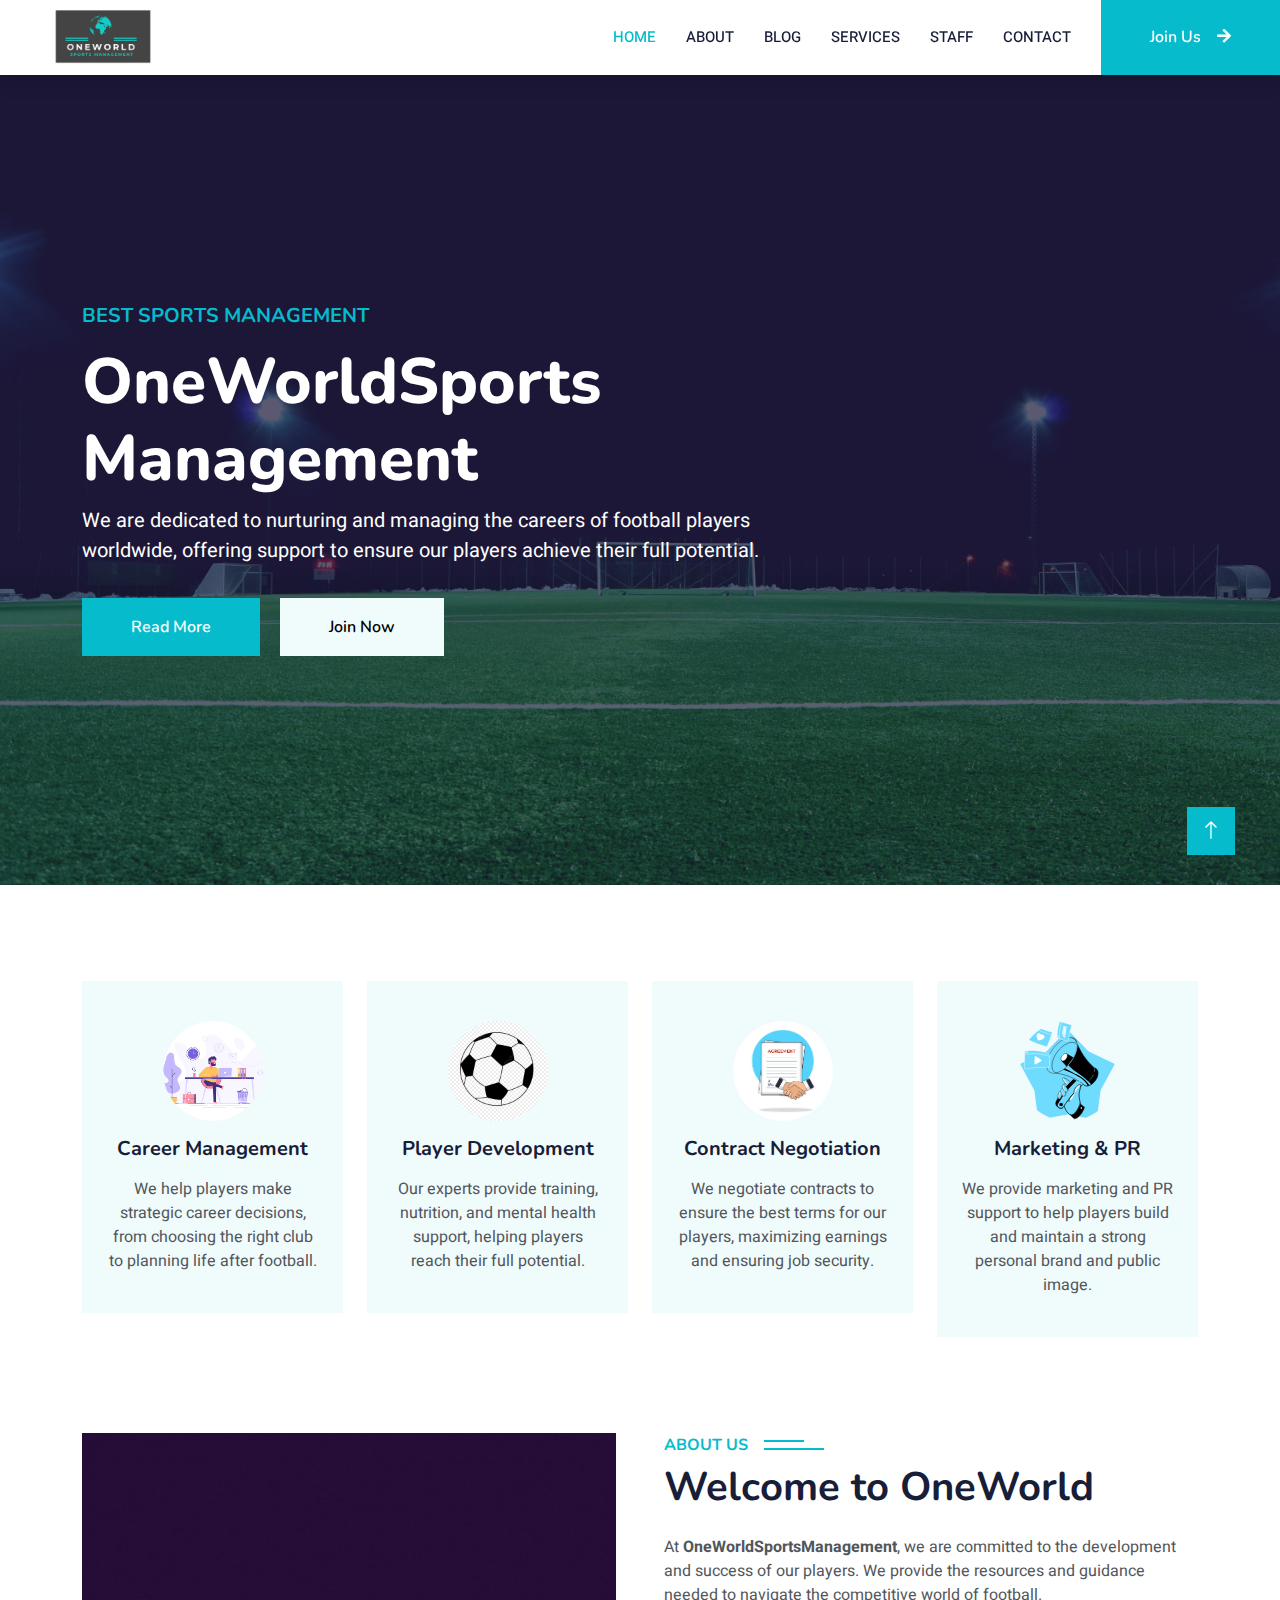
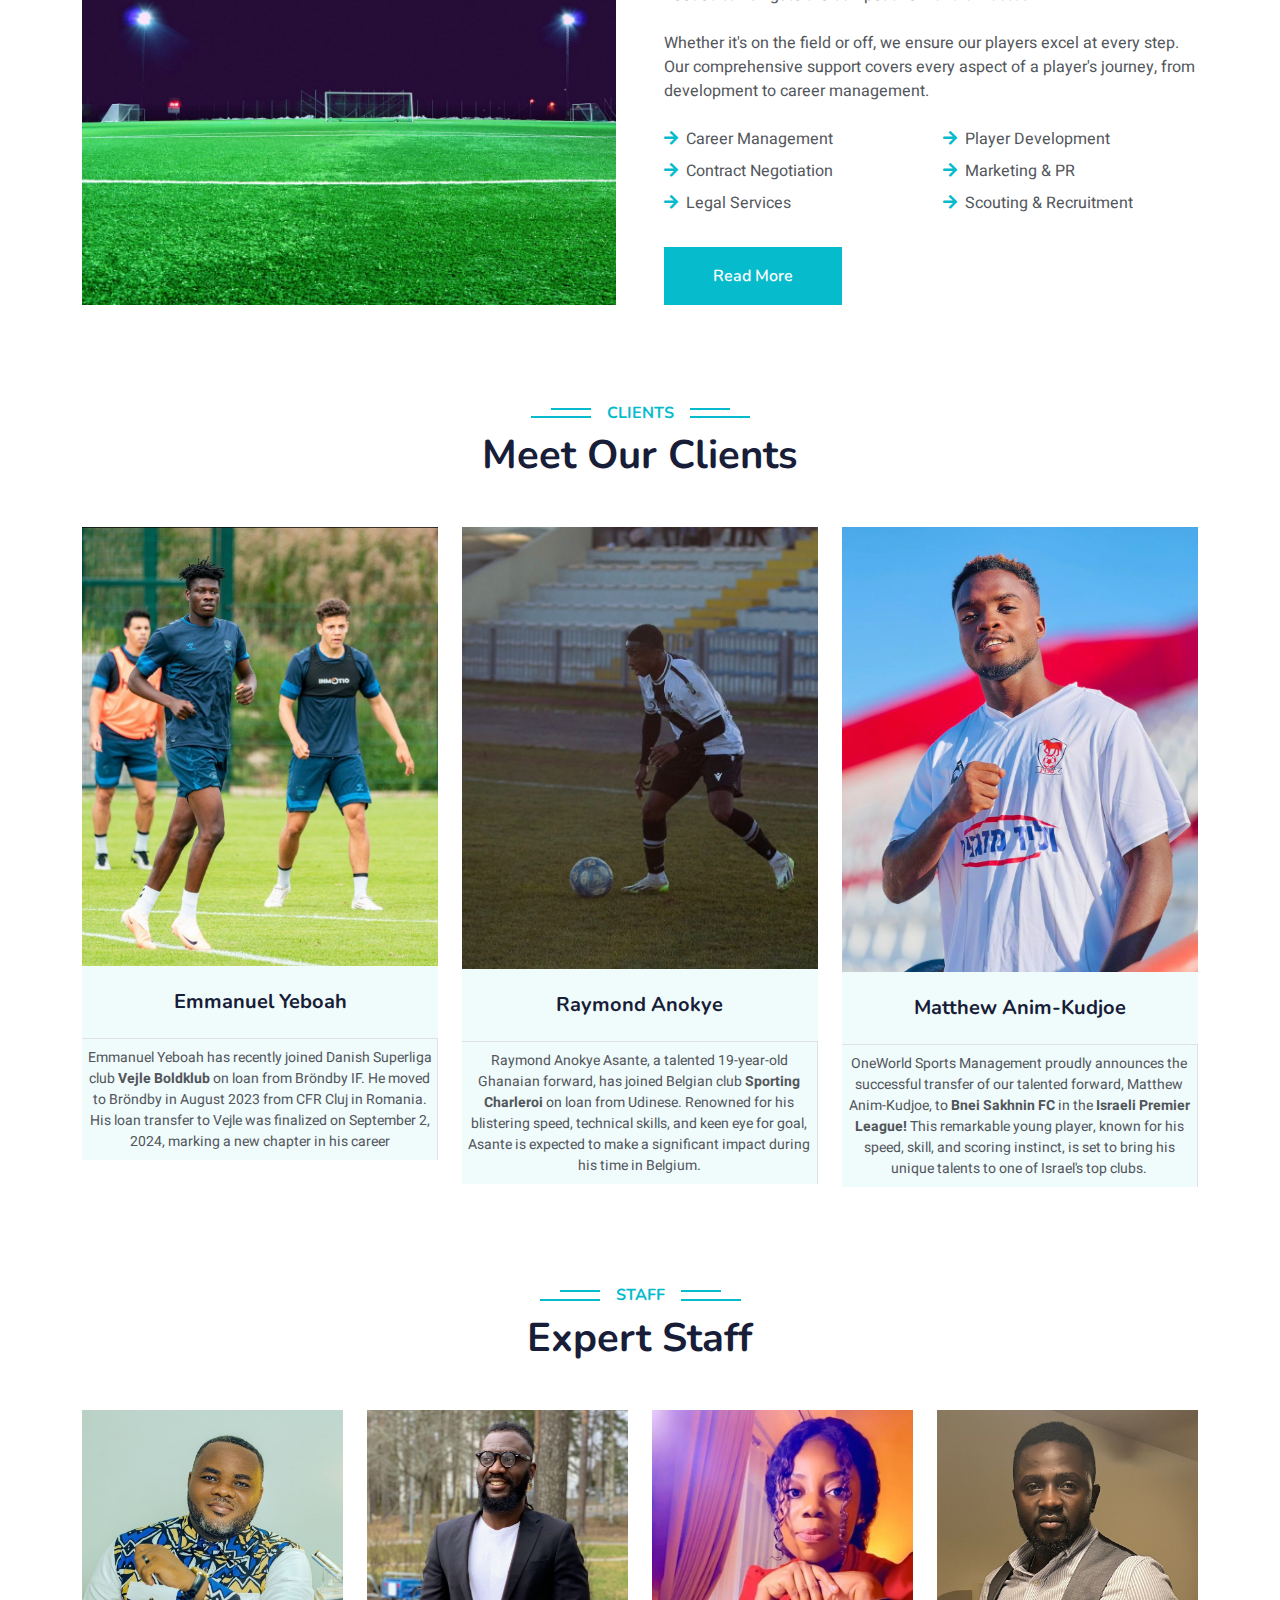
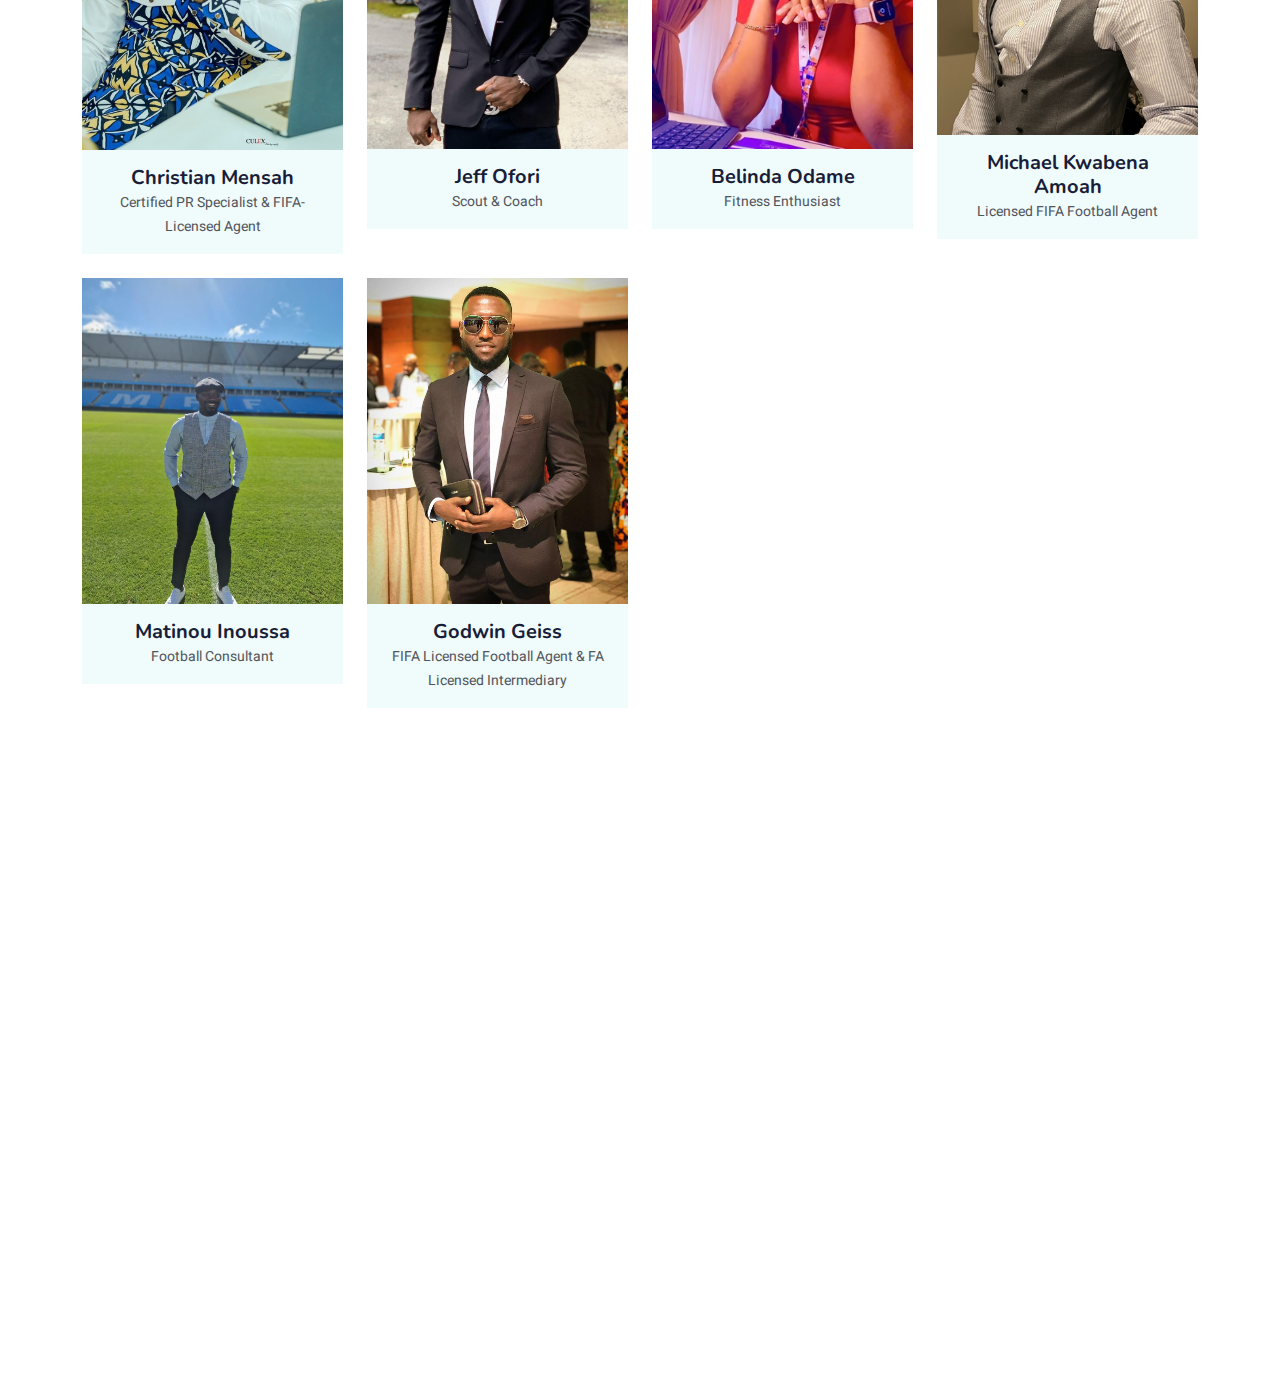
<file: index.html>
<!DOCTYPE html>
<html lang="en">
  <head>
    <meta charset="utf-8" />
    <meta content="width=device-width, initial-scale=1.0" name="viewport" />
    <!-- SEO Tags -->
    <title>
      OneWorld Sports Management | Player Development & Career Management
    </title>
    <meta
      name="keywords"
      content="OneWorld sports management, One World, football career management, player development, talent identification, contract negotiation, mentorship, global marketing, PR strategies, post-career transition, football legal support, marketing and PR"
    />
    <meta
      name="description"
      content="At One World Sports Management, we provide unparalleled support and resources to help football players achieve their fullest potential. From talent development to career management, we guide players to success."
    />
    <meta name="robots" content="index, follow" />
    <meta name="author" content="One World Sports Management" />

    <!-- Favicon -->
    <link href="images/logo.png" rel="icon" />

    <!-- Google Web Fonts -->
    <link rel="preconnect" href="https://fonts.googleapis.com" />
    <link rel="preconnect" href="https://fonts.gstatic.com" crossorigin />
    <link
      href="https://fonts.googleapis.com/css2?family=Heebo:wght@400;500;600&family=Nunito:wght@600;700;800&display=swap"
      rel="stylesheet"
    />

    <!-- Icon Font Stylesheet -->
    <link
      href="https://cdnjs.cloudflare.com/ajax/libs/font-awesome/5.10.0/css/all.min.css"
      rel="stylesheet"
    />
    <link
      href="https://cdn.jsdelivr.net/npm/bootstrap-icons@1.4.1/font/bootstrap-icons.css"
      rel="stylesheet"
    />

    <!-- Libraries Stylesheet -->
    <link href="lib/animate/animate.min.css" rel="stylesheet" />
    <link href="lib/owlcarousel/assets/owl.carousel.min.css" rel="stylesheet" />

    <!-- Customized Bootstrap Stylesheet -->
    <link href="css/bootstrap.min.css" rel="stylesheet" />

    <!-- Template Stylesheet -->
    <link href="css/style.css" rel="stylesheet" />

    <script type="application/ld+json">
      {
        "@context": "https://schema.org",
        "@type": "Organization",
        "name": "OneWorld Sports Management",
        "url": "https://www.oneworldsportsmanagement.com",
        "logo": "https://www.oneworldsportsmanagement.com/images/logo.png",
        "description": "OneWorld Sports Management specializes in athlete representation, talent development, and career management, guiding players toward long-lasting success in football.",
        "contactPoint": {
          "@type": "ContactPoint",
          "telephone": "+233208115825",
          "contactType": "Customer Service",
          "areaServed": "GH",
          "availableLanguage": ["English"]
        },
        "sameAs": [
          "https://x.com/Oneworld_sport1",
          "https://www.facebook.com/profile.php?id=61565657196126&mibextid=JRoKGi",
          "https://www.instagram.com/p/C_2IMtjtVb2/?igsh=N3gzYTM0ZWg1ZWU0"
        ],
        "@type": "WebSite",
        "url": "https://www.oneworldsportsmanagement.com",
        "potentialAction": {
          "@type": "SearchAction",
          "target": "https://www.oneworldsportsmanagement.com/search?query={search_term_string}",
          "query-input": "required name=search_term_string"
        }
      }
    </script>
  </head>

  <body>
    <!-- Spinner Start -->
    <div
      id="spinner"
      class="show bg-white position-fixed translate-middle w-100 vh-100 top-50 start-50 d-flex align-items-center justify-content-center"
    >
      <div
        class="spinner-border text-primary"
        style="width: 3rem; height: 3rem"
        role="status"
      >
        <span class="sr-only">Loading...</span>
      </div>
    </div>
    <!-- Spinner End -->

    <!-- Navbar Start -->
    <nav
      class="navbar navbar-expand-lg bg-white navbar-light shadow sticky-top p-0"
    >
      <a
        href="index.html"
        class="navbar-brand d-flex align-items-center px-4 px-lg-5"
      >
        <img src="images/logo.jpg" alt="logo" class="logo" />
      </a>
      <button
        type="button"
        class="navbar-toggler me-4"
        data-bs-toggle="collapse"
        data-bs-target="#navbarCollapse"
      >
        <span class="navbar-toggler-icon"></span>
      </button>
      <div class="collapse navbar-collapse" id="navbarCollapse">
        <div class="navbar-nav ms-auto p-4 p-lg-0">
          <a href="index.html" class="nav-item nav-link active">Home</a>
          <a href="about.html" class="nav-item nav-link">About</a>
          <a href="blog.html" class="nav-item nav-link">Blog</a>
          <a href="service.html" class="nav-item nav-link">Services</a>
          <a href="staff.html" class="nav-item nav-link">Staff</a>
          <a href="contact.html" class="nav-item nav-link">Contact</a>
        </div>
        <a
          href="contact.html"
          class="btn btn-primary py-4 px-lg-5 d-none d-lg-block"
          >Join Us<i class="fa fa-arrow-right ms-3"></i
        ></a>
      </div>
    </nav>
    <!-- Navbar End -->

    <!-- Carousel Start -->
    <div class="container-fluid p-0 mb-5">
      <div class="owl-carousel header-carousel position-relative">
        <div class="owl-carousel-item position-relative active">
          <img
            class="img-fluid"
            src="images/pitch.jpg"
            alt="One world player image"
          />
          <div
            class="position-absolute top-0 start-0 w-100 h-100 d-flex align-items-center"
            style="background: rgba(24, 29, 56, 0.7)"
          >
            <div class="container">
              <div class="row justify-content-start">
                <div class="col-sm-10 col-lg-8">
                  <h5
                    class="text-primary text-uppercase mb-3 animated slideInDown"
                  >
                    Best Sports Management
                  </h5>
                  <h1 class="display-3 text-white animated slideInDown">
                    OneWorldSports Management
                  </h1>
                  <p class="fs-5 text-white mb-4 pb-2">
                    We are dedicated to nurturing and managing the careers of
                    football players worldwide, offering support to ensure our
                    players achieve their full potential.
                  </p>
                  <a
                    href="about.html"
                    class="btn btn-primary py-md-3 px-md-5 me-3 animated slideInLeft"
                    >Read More</a
                  >
                  <a
                    href="contact.html"
                    class="btn btn-light py-md-3 px-md-5 animated slideInRight"
                    >Join Now</a
                  >
                </div>
              </div>
            </div>
          </div>
        </div>
      </div>
    </div>
    <!-- Carousel End -->

    <!-- Service Start -->
    <div class="container-xxl py-5">
      <div class="container">
        <div class="row g-4">
          <div class="col-lg-3 col-sm-6">
            <div class="service-item text-center pt-3">
              <div class="p-4">
                <img
                  src="images/career.jpg"
                  alt="career management pic"
                  class="img-fluid service-img mb-3"
                />
                <h5 class="mb-3">Career Management</h5>
                <p>
                  We help players make strategic career decisions, from choosing
                  the right club to planning life after football.
                </p>
              </div>
            </div>
          </div>
          <div class="col-lg-3 col-sm-6">
            <div class="service-item text-center pt-3">
              <div class="p-4">
                <img
                  src="images/football.jpg"
                  alt="career management pic"
                  class="img-fluid service-img mb-3"
                />
                <h5 class="mb-3">Player Development</h5>
                <p>
                  Our experts provide training, nutrition, and mental health
                  support, helping players reach their full potential.
                </p>
              </div>
            </div>
          </div>
          <div class="col-lg-3 col-sm-6">
            <div class="service-item text-center pt-3">
              <div class="p-4">
                <img
                  src="images/contract.png"
                  alt="career management pic"
                  class="img-fluid service-img mb-3"
                />
                <h5 class="mb-3">Contract Negotiation</h5>
                <p>
                  We negotiate contracts to ensure the best terms for our
                  players, maximizing earnings and ensuring job security.
                </p>
              </div>
            </div>
          </div>
          <div class="col-lg-3 col-sm-6">
            <div class="service-item text-center pt-3">
              <div class="p-4">
                <img
                  src="images/marketing.svg"
                  alt="career management pic"
                  class="img-fluid service-img mb-3"
                />
                <h5 class="mb-3">Marketing & PR</h5>
                <p>
                  We provide marketing and PR support to help players build and
                  maintain a strong personal brand and public image.
                </p>
              </div>
            </div>
          </div>
        </div>
      </div>
    </div>
    <!-- Service End -->

    <!-- About Start -->
    <div class="container-xxl py-5">
      <div class="container">
        <div class="row g-5">
          <div class="col-lg-6" style="min-height: 400px">
            <div class="position-relative h-100">
              <img
                class="img-fluid position-absolute w-100 h-100"
                src="images/pitch.jpg"
                alt="About Us"
                style="object-fit: cover"
              />
            </div>
          </div>
          <div class="col-lg-6">
            <h6 class="section-title bg-white text-start text-primary pe-3">
              About Us
            </h6>
            <h1 class="mb-4">Welcome to OneWorld</h1>
            <p class="mb-4">
              At <strong>OneWorldSportsManagement</strong>, we are committed to
              the development and success of our players. We provide the
              resources and guidance needed to navigate the competitive world of
              football.
            </p>
            <p class="mb-4">
              Whether it's on the field or off, we ensure our players excel at
              every step. Our comprehensive support covers every aspect of a
              player's journey, from development to career management.
            </p>
            <div class="row gy-2 gx-4 mb-4">
              <div class="col-sm-6">
                <p class="mb-0">
                  <i class="fa fa-arrow-right text-primary me-2"></i>Career
                  Management
                </p>
              </div>
              <div class="col-sm-6">
                <p class="mb-0">
                  <i class="fa fa-arrow-right text-primary me-2"></i>Player
                  Development
                </p>
              </div>
              <div class="col-sm-6">
                <p class="mb-0">
                  <i class="fa fa-arrow-right text-primary me-2"></i>Contract
                  Negotiation
                </p>
              </div>
              <div class="col-sm-6">
                <p class="mb-0">
                  <i class="fa fa-arrow-right text-primary me-2"></i>Marketing &
                  PR
                </p>
              </div>
              <div class="col-sm-6">
                <p class="mb-0">
                  <i class="fa fa-arrow-right text-primary me-2"></i>Legal
                  Services
                </p>
              </div>
              <div class="col-sm-6">
                <p class="mb-0">
                  <i class="fa fa-arrow-right text-primary me-2"></i>Scouting &
                  Recruitment
                </p>
              </div>
            </div>
            <a class="btn btn-primary py-3 px-5 mt-2" href="">Read More</a>
          </div>
        </div>
      </div>
    </div>
    <!-- About End -->

    <!-- Players Start -->
    <div class="container-xxl py-5">
      <div class="container">
        <div class="text-center" data-wow-delay="0.1s">
          <h6 class="section-title bg-white text-center text-primary px-3">
            Clients
          </h6>
          <h1 class="mb-5">Meet Our Clients</h1>
        </div>
        <div class="row g-4 justify-content-center">
          <div class="col-lg-4 col-md-6">
            <div class="course-item bg-light">
              <div class="position-relative overflow-hidden">
                <img class="img-fluid" src="images/player1.jpg" alt="" />
              </div>
              <div class="text-center p-4 pb-0">
                <h5 class="mb-4">Emmanuel Yeboah</h5>
              </div>
              <div class="d-flex border-top">
                <small class="flex-fill text-center border-end py-2"
                  >Emmanuel Yeboah has recently joined Danish Superliga club
                  <strong>Vejle Boldklub</strong> on loan from Bröndby IF. He
                  moved to Bröndby in August 2023 from CFR Cluj in Romania. His
                  loan transfer to Vejle was finalized on September 2, 2024,
                  marking a new chapter in his career</small
                >
              </div>
            </div>
          </div>
          <div class="col-lg-4 col-md-6">
            <div class="course-item bg-light">
              <div class="position-relative overflow-hidden">
                <img
                  class="img-fluid"
                  src="images/raymond.jpg"
                  alt="Raymond Anokye"
                />
              </div>
              <div class="text-center p-4 pb-0">
                <h5 class="mb-4">Raymond Anokye</h5>
              </div>
              <div class="d-flex border-top">
                <small class="flex-fill text-center border-end py-2"
                  >Raymond Anokye Asante, a talented 19-year-old Ghanaian
                  forward, has joined Belgian club
                  <strong>Sporting Charleroi</strong> on loan from Udinese.
                  Renowned for his blistering speed, technical skills, and keen
                  eye for goal, Asante is expected to make a significant impact
                  during his time in Belgium.</small
                >
              </div>
            </div>
          </div>
          <div class="col-lg-4 col-md-6">
            <div class="course-item bg-light">
              <div class="position-relative overflow-hidden">
                <img
                  class="img-fluid"
                  src="images/Matthew Anim-Kudjoe.jpg"
                  alt="Raymond Anokye"
                />
              </div>
              <div class="text-center p-4 pb-0">
                <h5 class="mb-4">Matthew Anim-Kudjoe</h5>
              </div>
              <div class="d-flex border-top">
                <small class="flex-fill text-center border-end py-2"
                  >OneWorld Sports Management proudly announces the successful
                  transfer of our talented forward, Matthew Anim-Kudjoe, to
                  <strong>Bnei Sakhnin FC </strong>in the
                  <strong>Israeli Premier League! </strong>This remarkable young
                  player, known for his speed, skill, and scoring instinct, is
                  set to bring his unique talents to one of Israel's top
                  clubs.</small
                >
              </div>
            </div>
          </div>
        </div>
      </div>
    </div>
    <!-- Players End -->

    <!-- Team Start -->
    <section class="container-xxl py-5">
      <div class="container">
        <div class="text-center" data-wow-delay="0.1s">
          <h6 class="section-title bg-white text-center text-primary px-3">
            Staff
          </h6>
          <h1 class="mb-5">Expert Staff</h1>
        </div>
        <div class="row g-4">
          <div class="col-lg-3 col-md-6">
            <div class="team-item bg-light">
              <div class="overflow-hidden">
                <img
                  class="img-fluid"
                  src="images/Christian-weah.jpg"
                  alt="Christian-weah image"
                />
              </div>
              <div class="text-center p-3">
                <h5 class="mb-0">Christian Mensah</h5>
                <small>Certified PR Specialist & FIFA-Licensed Agent</small>
              </div>
            </div>
          </div>
          <div class="col-lg-3 col-md-6">
            <div class="team-item bg-light">
              <div class="overflow-hidden">
                <img
                  class="img-fluid"
                  src="images/Jeff.jpg"
                  alt="Christian-weah image"
                />
              </div>
              <div class="text-center p-3">
                <h5 class="mb-0">Jeff Ofori</h5>
                <small>Scout & Coach</small>
              </div>
            </div>
          </div>
          <div class="col-lg-3 col-md-6">
            <div class="team-item bg-light">
              <div class="overflow-hidden">
                <img
                  class="img-fluid"
                  src="images/belinda_odame.jpg"
                  alt="Belinda Odame image"
                />
              </div>
              <div class="text-center p-3">
                <h5 class="mb-0">Belinda Odame</h5>
                <small>Fitness Enthusiast</small>
              </div>
            </div>
          </div>
          <div class="col-lg-3 col-md-6">
            <div class="team-item bg-light">
              <div class="overflow-hidden">
                <img
                  class="img-fluid"
                  src="images/Micheal.jpg"
                  alt="Micheal Amoah Image"
                />
              </div>
              <div class="text-center p-3">
                <h5 class="mb-0">Michael Kwabena Amoah</h5>
                <small>Licensed FIFA Football Agent</small>
              </div>
            </div>
          </div>
          <div class="col-lg-3 col-md-6">
            <div class="team-item bg-light">
              <div class="overflow-hidden">
                <img
                  class="img-fluid"
                  src="images/Matinou.jpg"
                  alt="Matinou Inoussa Image"
                />
              </div>
              <div class="text-center p-3">
                <h5 class="mb-0">Matinou Inoussa</h5>
                <small>Football Consultant</small>
              </div>
            </div>
          </div>
          <div class="col-lg-3 col-md-6">
            <div class="team-item bg-light">
              <div class="overflow-hidden">
                <img
                  class="img-fluid"
                  src="images/Godwin.jpg"
                  alt="Matinou Inoussa Image"
                />
              </div>
              <div class="text-center p-3">
                <h5 class="mb-0">Godwin Geiss</h5>
                <small
                  >FIFA Licensed Football Agent & FA Licensed Intermediary
                </small>
              </div>
            </div>
          </div>
        </div>
      </div>
    </section>
    <!-- Team End -->

    <!-- Footer Start -->
    <footer
      class="container-fluid bg-dark text-light footer pt-5 mt-5 wow fadeIn"
    >
      <div class="container py-5">
        <div class="row g-5">
          <div class="col-lg-4 col-md-6">
            <h4 class="text-white mb-3">Quick Links</h4>
            <a class="btn btn-link" href="index.html">Home</a>
            <a class="btn btn-link" href="about.html">About Us</a>
            <a class="btn btn-link" href="contact.html">Contact Us</a>
            <a class="btn btn-link" href="staff.html">Staff Overview</a>
          </div>
          <div class="col-lg-4 col-md-6">
            <h4 class="text-white mb-3">Contact</h4>
            <p class="mb-2">
              <i class="fa fa-map-marker-alt me-3"></i>A11 ROYAL AVENUE, ECOWAS
              RD, AGBOGBA - ACCRA
            </p>
            <p class="mb-2">
              <i class="fa fa-phone-alt me-3"></i>US office: +1(240) 899-5145
            </p>
            <p class="mb-2">
              <i class="fa fa-phone-alt me-3"></i>UK office: +44 7565 569 963
            </p>
            <p class="mb-2">
              <i class="fa fa-phone-alt me-3"></i>Sweden office: +46 73 999 5379
            </p>
            <p class="mb-2">
              <i class="fa fa-phone-alt me-3"></i>Ghana Office <br />
              (+233) 53 887 2730
              <br />
              (+233) 20 811 5825
              <br />
              (+233) 54 853 3894
            </p>
            <p class="mb-2">
              <i class="fa fa-envelope me-3"></i>
              info@oneworldsportsmanagement.com
            </p>
            <div class="d-flex pt-2">
              <a
                class="btn btn-outline-light btn-social"
                href="https://x.com/Oneworld_sport1"
                target="_blank"
                ><i class="fab fa-twitter"></i
              ></a>
              <a
                class="btn btn-outline-light btn-social"
                href="https://www.facebook.com/profile.php?id=61565657196126&mibextid=JRoKGi"
                target="_blank"
                ><i class="fab fa-facebook-f"></i
              ></a>
              <a
                class="btn btn-outline-light btn-social"
                href="https://www.instagram.com/p/C_2IMtjtVb2/?igsh=N3gzYTM0ZWg1ZWU0"
                target="_blank"
                ><i class="fab fa-instagram"></i
              ></a>
            </div>
          </div>
          <div class="col-lg-4 col-md-6">
            <h4 class="text-white mb-3">Newsletter</h4>
            <p>Subscribe to our Newsletter</p>
            <div class="position-relative mx-auto" style="max-width: 400px">
              <input
                class="form-control border-0 w-100 py-3 ps-4 pe-5"
                type="text"
                placeholder="Your email"
              />
              <button
                type="button"
                class="btn btn-primary py-2 position-absolute top-0 end-0 mt-2 me-2"
              >
                SignUp
              </button>
            </div>
          </div>
        </div>
      </div>
      <div class="container">
        <div class="copyright">
          <div class="text-center mb-3 mb-md-0">
            &copy;
            <a class="border-bottom" href="#">One World Sports Management</a>,
            All Rights Reserved. Designed By
            <a class="border-bottom display-none" href="https://htmlcodex.com"
              >HTML Codex</a
            >
            <a
              class="border-bottom"
              href="https://alfredasante.vercel.app/"
              target="_blank"
              >CodeWithAlfred</a
            >
          </div>
        </div>
      </div>
    </footer>
    <!-- Footer End -->

    <!-- Back to Top -->
    <a href="#" class="btn btn-lg btn-primary btn-lg-square back-to-top"
      ><i class="bi bi-arrow-up"></i
    ></a>

    <!-- JavaScript Libraries -->
    <script src="https://code.jquery.com/jquery-3.4.1.min.js"></script>
    <script src="https://cdn.jsdelivr.net/npm/bootstrap@5.0.0/dist/js/bootstrap.bundle.min.js"></script>
    <script src="lib/wow/wow.min.js"></script>
    <script src="lib/easing/easing.min.js"></script>
    <script src="lib/waypoints/waypoints.min.js"></script>
    <script src="lib/owlcarousel/owl.carousel.min.js"></script>

    <!-- Template Javascript -->
    <script src="js/main.js"></script>
  </body>
</html>
</file>
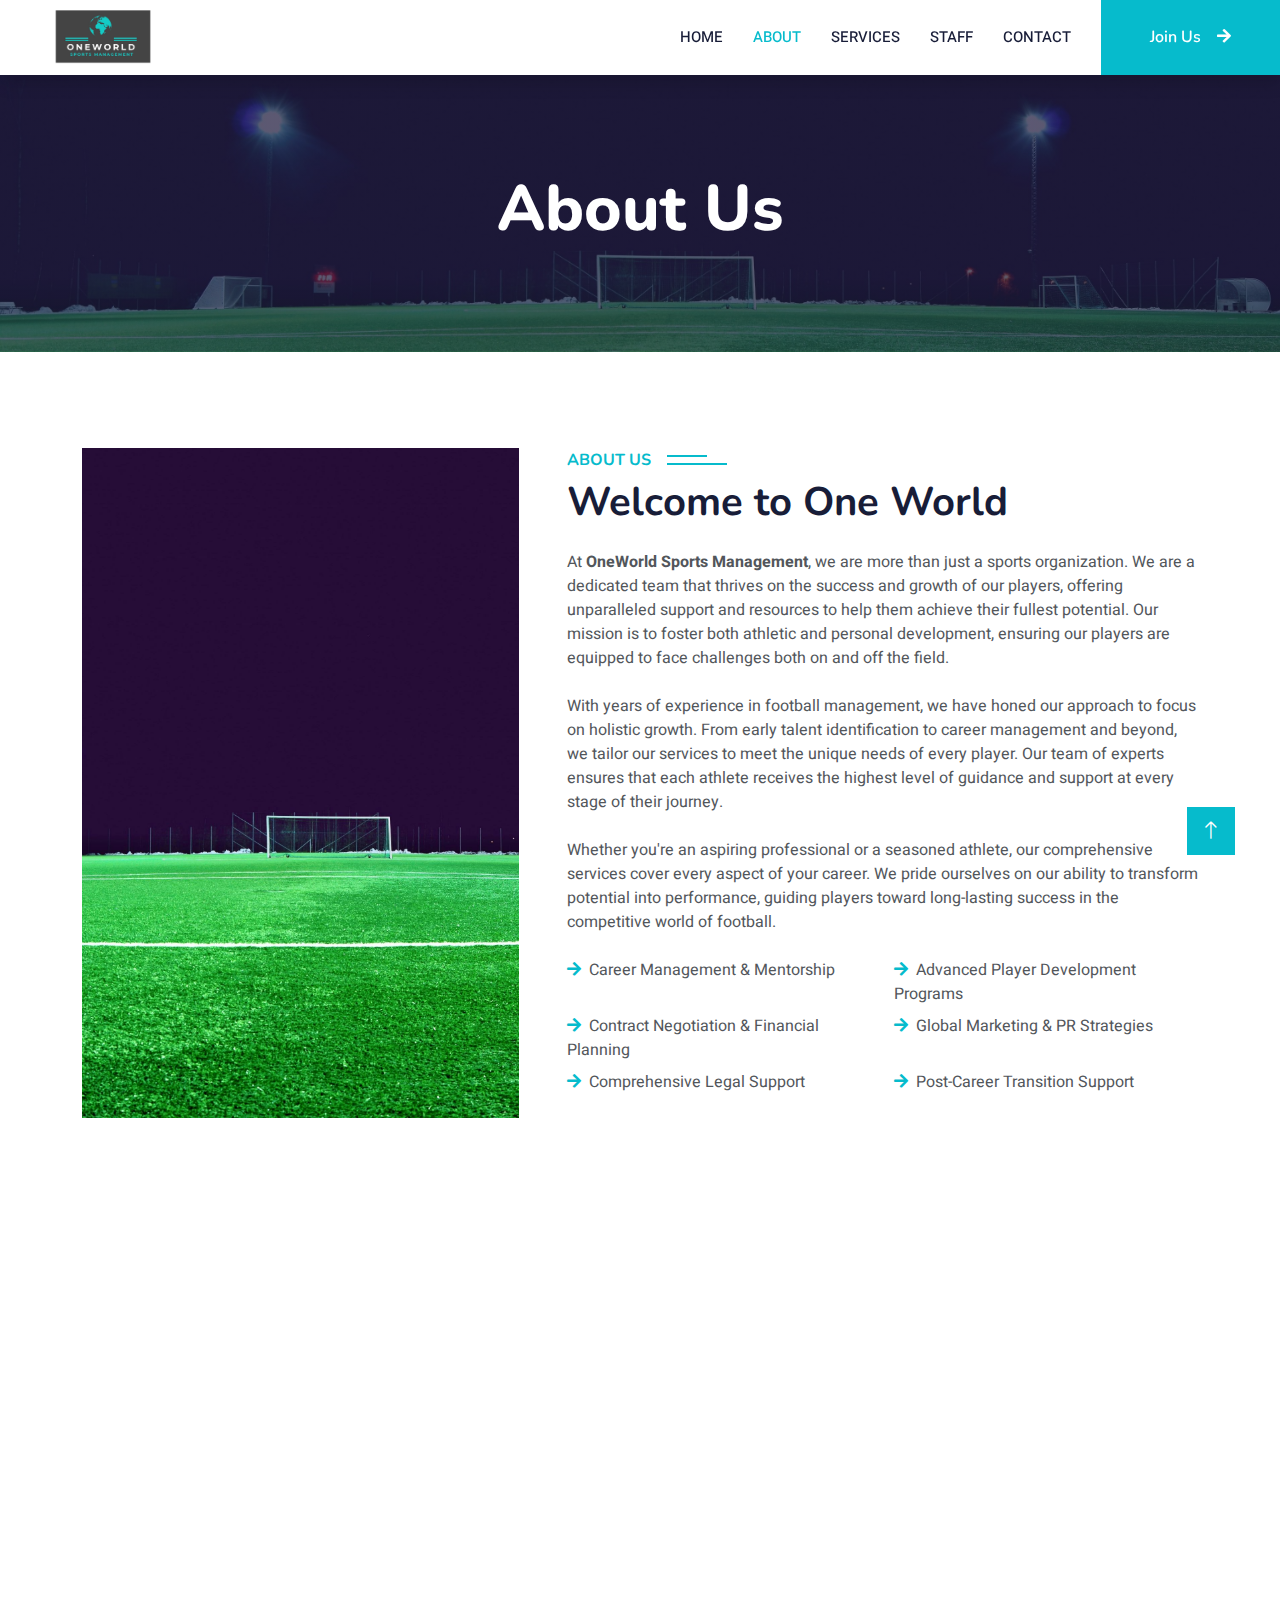
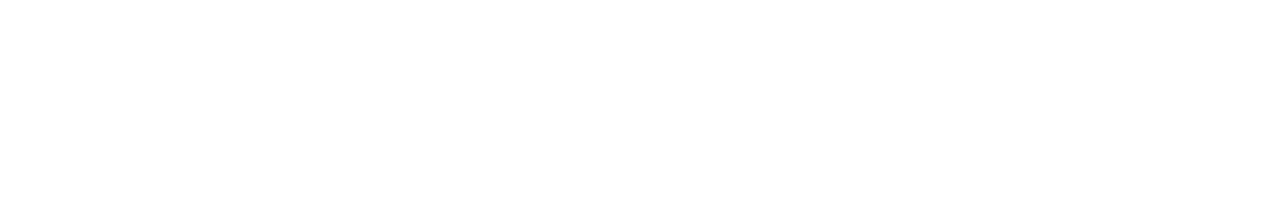
<file: about.html>
<!DOCTYPE html>
<html lang="en">
  <head>
    <meta charset="utf-8" />
    <!-- SEO Tags -->
    <title>
      OneWorld Sports Management | Football Career Development & Mentorship
    </title>
    <meta content="width=device-width, initial-scale=1.0" name="viewport" />
    <meta
      name="keywords"
      content="sports management, football career management, athlete mentorship, player development, contract negotiation, financial planning, football marketing, PR strategies, post-career support, legal support for athletes"
    />

    <meta
      name="description"
      content="OneWorld Sports Management provides expert career management, player development, and mentorship for football athletes. Our holistic approach ensures success on and off the field."
    />

    <!-- Favicon -->
    <link href="images/logo.png" rel="icon" />

    <!-- Google Web Fonts -->
    <link rel="preconnect" href="https://fonts.googleapis.com" />
    <link rel="preconnect" href="https://fonts.gstatic.com" crossorigin />
    <link
      href="https://fonts.googleapis.com/css2?family=Heebo:wght@400;500;600&family=Nunito:wght@600;700;800&display=swap"
      rel="stylesheet"
    />

    <!-- Icon Font Stylesheet -->
    <link
      href="https://cdnjs.cloudflare.com/ajax/libs/font-awesome/5.10.0/css/all.min.css"
      rel="stylesheet"
    />
    <link
      href="https://cdn.jsdelivr.net/npm/bootstrap-icons@1.4.1/font/bootstrap-icons.css"
      rel="stylesheet"
    />

    <!-- Libraries Stylesheet -->
    <link href="lib/animate/animate.min.css" rel="stylesheet" />
    <link href="lib/owlcarousel/assets/owl.carousel.min.css" rel="stylesheet" />

    <!-- Customized Bootstrap Stylesheet -->
    <link href="css/bootstrap.min.css" rel="stylesheet" />

    <!-- Template Stylesheet -->
    <link href="css/style.css" rel="stylesheet" />
  </head>

  <body>
    <!-- Spinner Start -->
    <div
      id="spinner"
      class="show bg-white position-fixed translate-middle w-100 vh-100 top-50 start-50 d-flex align-items-center justify-content-center"
    >
      <div
        class="spinner-border text-primary"
        style="width: 3rem; height: 3rem"
        role="status"
      >
        <span class="sr-only">Loading...</span>
      </div>
    </div>
    <!-- Spinner End -->

    <!-- Navbar Start -->
    <nav
      class="navbar navbar-expand-lg bg-white navbar-light shadow sticky-top p-0"
    >
      <a
        href="index.html"
        class="navbar-brand d-flex align-items-center px-4 px-lg-5"
      >
        <img
          src="images/logo.jpg"
          alt="One world sports management logo"
          class="logo"
        />
      </a>
      <button
        type="button"
        class="navbar-toggler me-4"
        data-bs-toggle="collapse"
        data-bs-target="#navbarCollapse"
      >
        <span class="navbar-toggler-icon"></span>
      </button>
      <div class="collapse navbar-collapse" id="navbarCollapse">
        <div class="navbar-nav ms-auto p-4 p-lg-0">
          <a href="index.html" class="nav-item nav-link">Home</a>
          <a href="about.html" class="nav-item nav-link active">About</a>
          <a href="service.html" class="nav-item nav-link">Services</a>
          <a href="staff.html" class="nav-item nav-link">Staff</a>
          <a href="contact.html" class="nav-item nav-link">Contact</a>
        </div>
        <a
          href="contact.html"
          class="btn btn-primary py-4 px-lg-5 d-none d-lg-block"
          >Join Us<i class="fa fa-arrow-right ms-3"></i
        ></a>
      </div>
    </nav>
    <!-- Navbar End -->

    <!-- Header Start -->
    <div class="container-fluid bg-primary py-5 mb-5 page-header">
      <div class="container py-5">
        <div class="row justify-content-center">
          <div class="col-lg-10 text-center">
            <h1 class="display-3 text-white animated slideInDown">About Us</h1>
          </div>
        </div>
      </div>
    </div>
    <!-- Header End -->

    <!-- About Start -->
    <section class="container-xxl py-5">
      <div class="container">
        <div class="row g-5">
          <div class="col-lg-5" style="min-height: 400px">
            <div class="position-relative h-100">
              <img
                class="img-fluid position-absolute w-100 h-100"
                src="images/pitch.jpg"
                alt="About Us"
                style="object-fit: cover"
              />
            </div>
          </div>
          <div class="col-lg-7">
            <h6 class="section-title bg-white text-start text-primary pe-3">
              About Us
            </h6>
            <h1 class="mb-4">Welcome to One World</h1>
            <p class="mb-4">
              At <strong>OneWorld Sports Management</strong>, we are more than
              just a sports organization. We are a dedicated team that thrives
              on the success and growth of our players, offering unparalleled
              support and resources to help them achieve their fullest
              potential. Our mission is to foster both athletic and personal
              development, ensuring our players are equipped to face challenges
              both on and off the field.
            </p>
            <p class="mb-4">
              With years of experience in football management, we have honed our
              approach to focus on holistic growth. From early talent
              identification to career management and beyond, we tailor our
              services to meet the unique needs of every player. Our team of
              experts ensures that each athlete receives the highest level of
              guidance and support at every stage of their journey.
            </p>
            <p class="mb-4">
              Whether you're an aspiring professional or a seasoned athlete, our
              comprehensive services cover every aspect of your career. We pride
              ourselves on our ability to transform potential into performance,
              guiding players toward long-lasting success in the competitive
              world of football.
            </p>
            <div class="row gy-2 gx-4 mb-4">
              <div class="col-sm-6">
                <p class="mb-0">
                  <i class="fa fa-arrow-right text-primary me-2"></i>Career
                  Management & Mentorship
                </p>
              </div>
              <div class="col-sm-6">
                <p class="mb-0">
                  <i class="fa fa-arrow-right text-primary me-2"></i>Advanced
                  Player Development Programs
                </p>
              </div>
              <div class="col-sm-6">
                <p class="mb-0">
                  <i class="fa fa-arrow-right text-primary me-2"></i>Contract
                  Negotiation & Financial Planning
                </p>
              </div>
              <div class="col-sm-6">
                <p class="mb-0">
                  <i class="fa fa-arrow-right text-primary me-2"></i>Global
                  Marketing & PR Strategies
                </p>
              </div>
              <div class="col-sm-6">
                <p class="mb-0">
                  <i class="fa fa-arrow-right text-primary me-2"></i
                  >Comprehensive Legal Support
                </p>
              </div>
              <div class="col-sm-6">
                <p class="mb-0">
                  <i class="fa fa-arrow-right text-primary me-2"></i>Post-Career
                  Transition Support
                </p>
              </div>
            </div>
          </div>
        </div>
      </div>
    </section>
    <!-- About End -->

    <!-- Footer Start -->
    <footer
      class="container-fluid bg-dark text-light footer pt-5 mt-5 wow fadeIn"
    >
      <div class="container py-5">
        <div class="row g-5">
          <div class="col-lg-4 col-md-6">
            <h4 class="text-white mb-3">Quick Links</h4>
            <a class="btn btn-link" href="index.html">Home</a>
            <a class="btn btn-link" href="about.html">About Us</a>
            <a class="btn btn-link" href="contact.html">Contact Us</a>
            <a class="btn btn-link" href="staff.html">Staff Overview</a>
          </div>
          <div class="col-lg-4 col-md-6">
            <h4 class="text-white mb-3">Contact</h4>
            <p class="mb-2">
              <i class="fa fa-map-marker-alt me-3"></i>A11 ROYAL AVENUE, ECOWAS
              RD, AGBOGBA - ACCRA
            </p>
            <p class="mb-2">
              <i class="fa fa-phone-alt me-3"></i>US office: +1(240) 899-5145
            </p>
            <p class="mb-2">
              <i class="fa fa-phone-alt me-3"></i>UK office: +44 7565 569 963
            </p>
            <p class="mb-2">
              <i class="fa fa-phone-alt me-3"></i>Sweden office: +46 73 999 5379
            </p>
            <p class="mb-2">
              <i class="fa fa-phone-alt me-3"></i>Ghana Office <br />
              (+233) 53 887 2730
              <br />
              (+233) 20 811 5825
              <br />
              (+233) 54 853 3894
            </p>
            <p class="mb-2">
              <i class="fa fa-envelope me-3"></i>
              info@oneworldsportsmanagement.com
            </p>
            <div class="d-flex pt-2">
              <a
                class="btn btn-outline-light btn-social"
                href="https://x.com/Oneworld_sport1"
                target="_blank"
                ><i class="fab fa-twitter"></i
              ></a>
              <a
                class="btn btn-outline-light btn-social"
                href="https://www.facebook.com/profile.php?id=61565657196126&mibextid=JRoKGi"
                target="_blank"
                ><i class="fab fa-facebook-f"></i
              ></a>
              <a
                class="btn btn-outline-light btn-social"
                href="https://www.instagram.com/p/C_2IMtjtVb2/?igsh=N3gzYTM0ZWg1ZWU0"
                target="_blank"
                ><i class="fab fa-instagram"></i
              ></a>
            </div>
          </div>
          <div class="col-lg-4 col-md-6">
            <h4 class="text-white mb-3">Newsletter</h4>
            <p>Subscribe to our Newsletter</p>
            <div class="position-relative mx-auto" style="max-width: 400px">
              <input
                class="form-control border-0 w-100 py-3 ps-4 pe-5"
                type="text"
                placeholder="Your email"
              />
              <button
                type="button"
                class="btn btn-primary py-2 position-absolute top-0 end-0 mt-2 me-2"
              >
                SignUp
              </button>
            </div>
          </div>
        </div>
      </div>
      <div class="container">
        <div class="copyright">
          <div class="text-center mb-3 mb-md-0">
            &copy;
            <a class="border-bottom" href="#">One World Sports Management</a>,
            All Rights Reserved. Designed By
            <a class="border-bottom display-none" href="https://htmlcodex.com"
              >HTML Codex</a
            >
            <a
              class="border-bottom"
              href="https://alfredasante.vercel.app/"
              target="_blank"
              >CodeWithAlfred</a
            >
          </div>
        </div>
      </div>
    </footer>
    <!-- Footer End -->

    <!-- Back to Top -->
    <a href="#" class="btn btn-lg btn-primary btn-lg-square back-to-top"
      ><i class="bi bi-arrow-up"></i
    ></a>

    <!-- JavaScript Libraries -->
    <script src="https://code.jquery.com/jquery-3.4.1.min.js"></script>
    <script src="https://cdn.jsdelivr.net/npm/bootstrap@5.0.0/dist/js/bootstrap.bundle.min.js"></script>
    <script src="lib/wow/wow.min.js"></script>
    <script src="lib/easing/easing.min.js"></script>
    <script src="lib/waypoints/waypoints.min.js"></script>
    <script src="lib/owlcarousel/owl.carousel.min.js"></script>

    <!-- Template Javascript -->
    <script src="js/main.js"></script>
  </body>
</html>
</file>
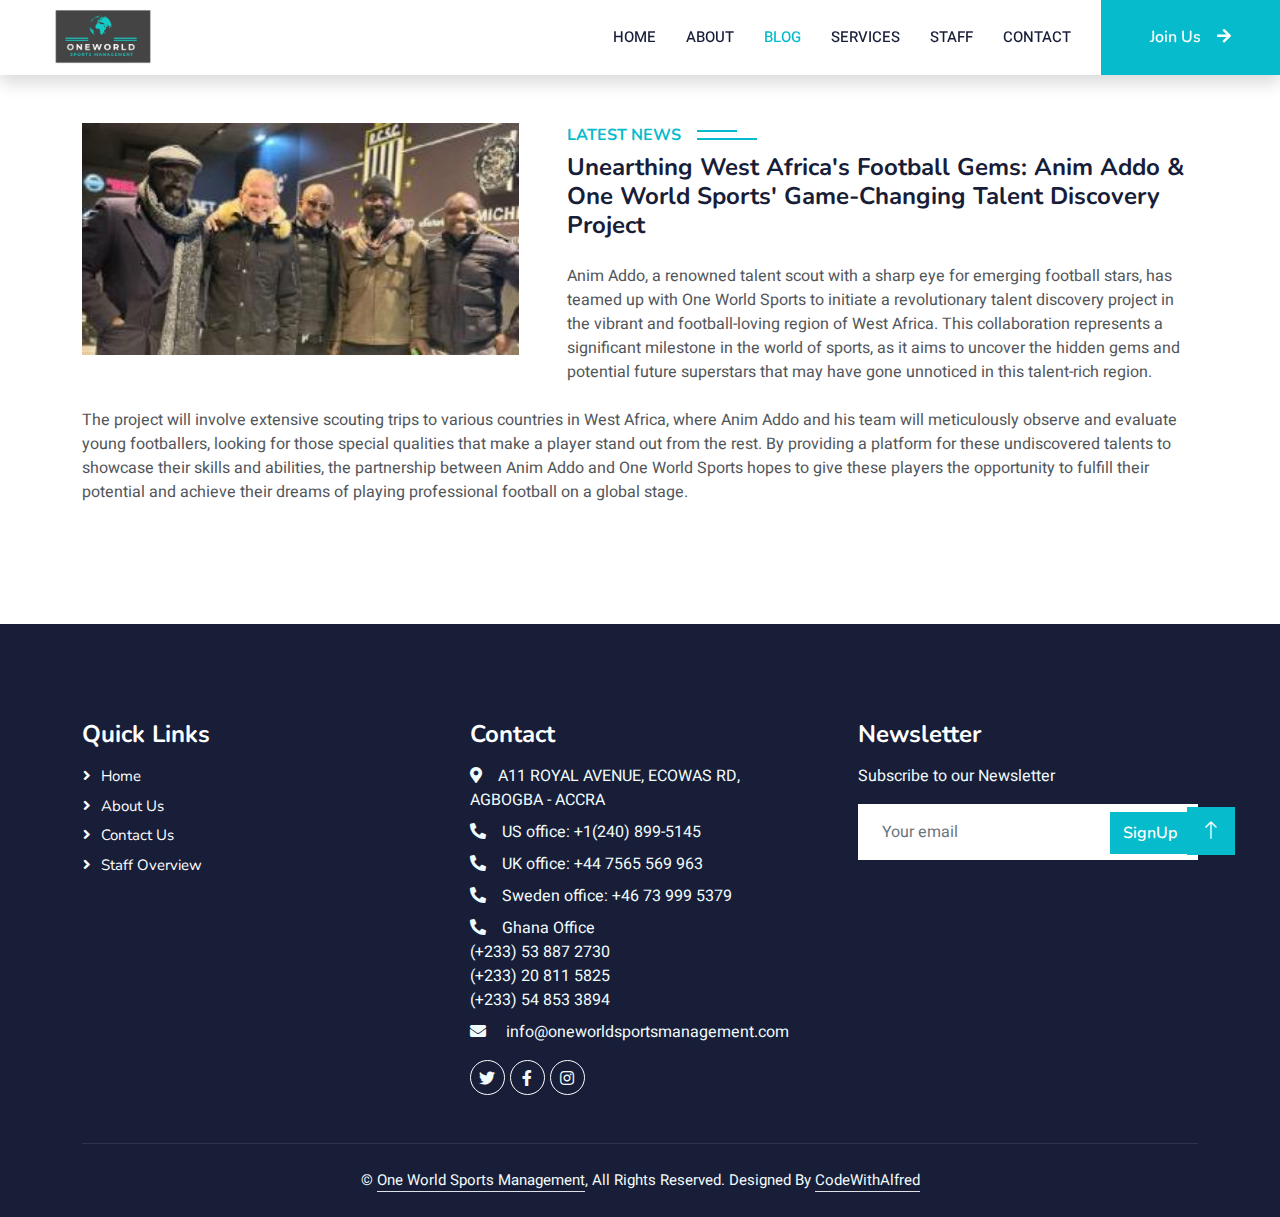
<file: blog.html>
<!DOCTYPE html>
<html lang="en">
  <head>
    <meta charset="utf-8" />
    <!-- SEO Tags -->
    <title>OneWorld Sports Management | Latest News</title>
    <meta content="width=device-width, initial-scale=1.0" name="viewport" />
    <meta
      name="keywords"
      content="football talent scouting, emerging football stars, athlete development, football career guidance, sports training, football mentorship, professional football opportunities, West African football, football scouting programs, player success stories"
    />

    <meta
      name="description"
      content="Explore insightful articles on football talent scouting, player development, and career growth. Stay updated on emerging football stars, training tips, and professional football opportunities."
    />

    <!-- Favicon -->
    <link href="images/logo.png" rel="icon" />

    <!-- Google Web Fonts -->
    <link rel="preconnect" href="https://fonts.googleapis.com" />
    <link rel="preconnect" href="https://fonts.gstatic.com" crossorigin />
    <link
      href="https://fonts.googleapis.com/css2?family=Heebo:wght@400;500;600&family=Nunito:wght@600;700;800&display=swap"
      rel="stylesheet"
    />

    <!-- Icon Font Stylesheet -->
    <link
      href="https://cdnjs.cloudflare.com/ajax/libs/font-awesome/5.10.0/css/all.min.css"
      rel="stylesheet"
    />
    <link
      href="https://cdn.jsdelivr.net/npm/bootstrap-icons@1.4.1/font/bootstrap-icons.css"
      rel="stylesheet"
    />

    <!-- Libraries Stylesheet -->
    <link href="lib/animate/animate.min.css" rel="stylesheet" />
    <link href="lib/owlcarousel/assets/owl.carousel.min.css" rel="stylesheet" />

    <!-- Customized Bootstrap Stylesheet -->
    <link href="css/bootstrap.min.css" rel="stylesheet" />

    <!-- Template Stylesheet -->
    <link href="css/style.css" rel="stylesheet" />
  </head>

  <body>
    <!-- Spinner Start -->
    <div
      id="spinner"
      class="show bg-white position-fixed translate-middle w-100 vh-100 top-50 start-50 d-flex align-items-center justify-content-center"
    >
      <div
        class="spinner-border text-primary"
        style="width: 3rem; height: 3rem"
        role="status"
      >
        <span class="sr-only">Loading...</span>
      </div>
    </div>
    <!-- Spinner End -->

    <!-- Navbar Start -->
    <nav
      class="navbar navbar-expand-lg bg-white navbar-light shadow sticky-top p-0"
    >
      <a
        href="index.html"
        class="navbar-brand d-flex align-items-center px-4 px-lg-5"
      >
        <img
          src="images/logo.jpg"
          alt="One world sports management logo"
          class="logo"
        />
      </a>
      <button
        type="button"
        class="navbar-toggler me-4"
        data-bs-toggle="collapse"
        data-bs-target="#navbarCollapse"
      >
        <span class="navbar-toggler-icon"></span>
      </button>
      <div class="collapse navbar-collapse" id="navbarCollapse">
        <div class="navbar-nav ms-auto p-4 p-lg-0">
          <a href="index.html" class="nav-item nav-link">Home</a>
          <a href="about.html" class="nav-item nav-link">About</a>
          <a href="blog.html" class="nav-item nav-link active">Blog</a>
          <a href="service.html" class="nav-item nav-link">Services</a>
          <a href="staff.html" class="nav-item nav-link">Staff</a>
          <a href="contact.html" class="nav-item nav-link">Contact</a>
        </div>
        <a
          href="contact.html"
          class="btn btn-primary py-4 px-lg-5 d-none d-lg-block"
          >Join Us<i class="fa fa-arrow-right ms-3"></i
        ></a>
      </div>
    </nav>
    <!-- Navbar End -->

    <!-- About Start -->
    <section class="container-xxl py-5">
      <div class="container">
        <div class="row g-5">
          <div class="col-lg-5">
            <div class="position-relative h-100">
              <img
                class="img-fluid w-100"
                src="images/anim-blog.jpg"
                alt="About Us"
                style="object-fit: contain"
              />
            </div>
          </div>
          <div class="col-lg-7">
            <h6 class="section-title bg-white text-start text-primary pe-3">
              Latest News
            </h6>
            <h4 class="mb-4">
              Unearthing West Africa's Football Gems: Anim Addo & One World
              Sports' Game-Changing Talent Discovery Project
            </h4>
            <p class="">
              Anim Addo, a renowned talent scout with a sharp eye for emerging
              football stars, has teamed up with One World Sports to initiate a
              revolutionary talent discovery project in the vibrant and
              football-loving region of West Africa. This collaboration
              represents a significant milestone in the world of sports, as it
              aims to uncover the hidden gems and potential future superstars
              that may have gone unnoticed in this talent-rich region.
            </p>
          </div>
          <p class="mb-4 mt-2">
            The project will involve extensive scouting trips to various
            countries in West Africa, where Anim Addo and his team will
            meticulously observe and evaluate young footballers, looking for
            those special qualities that make a player stand out from the rest.
            By providing a platform for these undiscovered talents to showcase
            their skills and abilities, the partnership between Anim Addo and
            One World Sports hopes to give these players the opportunity to
            fulfill their potential and achieve their dreams of playing
            professional football on a global stage.
          </p>
        </div>
      </div>
    </section>
    <!-- About End -->

    <!-- Footer Start -->
    <footer
      class="container-fluid bg-dark text-light footer pt-5 mt-5 wow fadeIn"
    >
      <div class="container py-5">
        <div class="row g-5">
          <div class="col-lg-4 col-md-6">
            <h4 class="text-white mb-3">Quick Links</h4>
            <a class="btn btn-link" href="index.html">Home</a>
            <a class="btn btn-link" href="about.html">About Us</a>
            <a class="btn btn-link" href="contact.html">Contact Us</a>
            <a class="btn btn-link" href="staff.html">Staff Overview</a>
          </div>
          <div class="col-lg-4 col-md-6">
            <h4 class="text-white mb-3">Contact</h4>
            <p class="mb-2">
              <i class="fa fa-map-marker-alt me-3"></i>A11 ROYAL AVENUE, ECOWAS
              RD, AGBOGBA - ACCRA
            </p>
            <p class="mb-2">
              <i class="fa fa-phone-alt me-3"></i>US office: +1(240) 899-5145
            </p>
            <p class="mb-2">
              <i class="fa fa-phone-alt me-3"></i>UK office: +44 7565 569 963
            </p>
            <p class="mb-2">
              <i class="fa fa-phone-alt me-3"></i>Sweden office: +46 73 999 5379
            </p>
            <p class="mb-2">
              <i class="fa fa-phone-alt me-3"></i>Ghana Office <br />
              (+233) 53 887 2730
              <br />
              (+233) 20 811 5825
              <br />
              (+233) 54 853 3894
            </p>
            <p class="mb-2">
              <i class="fa fa-envelope me-3"></i>
              info@oneworldsportsmanagement.com
            </p>
            <div class="d-flex pt-2">
              <a
                class="btn btn-outline-light btn-social"
                href="https://x.com/Oneworld_sport1"
                target="_blank"
                ><i class="fab fa-twitter"></i
              ></a>
              <a
                class="btn btn-outline-light btn-social"
                href="https://www.facebook.com/profile.php?id=61565657196126&mibextid=JRoKGi"
                target="_blank"
                ><i class="fab fa-facebook-f"></i
              ></a>
              <a
                class="btn btn-outline-light btn-social"
                href="https://www.instagram.com/p/C_2IMtjtVb2/?igsh=N3gzYTM0ZWg1ZWU0"
                target="_blank"
                ><i class="fab fa-instagram"></i
              ></a>
            </div>
          </div>
          <div class="col-lg-4 col-md-6">
            <h4 class="text-white mb-3">Newsletter</h4>
            <p>Subscribe to our Newsletter</p>
            <div class="position-relative mx-auto" style="max-width: 400px">
              <input
                class="form-control border-0 w-100 py-3 ps-4 pe-5"
                type="text"
                placeholder="Your email"
              />
              <button
                type="button"
                class="btn btn-primary py-2 position-absolute top-0 end-0 mt-2 me-2"
              >
                SignUp
              </button>
            </div>
          </div>
        </div>
      </div>
      <div class="container">
        <div class="copyright">
          <div class="text-center mb-3 mb-md-0">
            &copy;
            <a class="border-bottom" href="#">One World Sports Management</a>,
            All Rights Reserved. Designed By
            <a class="border-bottom display-none" href="https://htmlcodex.com"
              >HTML Codex</a
            >
            <a
              class="border-bottom"
              href="https://alfredasante.vercel.app/"
              target="_blank"
              >CodeWithAlfred</a
            >
          </div>
        </div>
      </div>
    </footer>
    <!-- Footer End -->

    <!-- Back to Top -->
    <a href="#" class="btn btn-lg btn-primary btn-lg-square back-to-top"
      ><i class="bi bi-arrow-up"></i
    ></a>

    <!-- JavaScript Libraries -->
    <script src="https://code.jquery.com/jquery-3.4.1.min.js"></script>
    <script src="https://cdn.jsdelivr.net/npm/bootstrap@5.0.0/dist/js/bootstrap.bundle.min.js"></script>
    <script src="lib/wow/wow.min.js"></script>
    <script src="lib/easing/easing.min.js"></script>
    <script src="lib/waypoints/waypoints.min.js"></script>
    <script src="lib/owlcarousel/owl.carousel.min.js"></script>

    <!-- Template Javascript -->
    <script src="js/main.js"></script>
  </body>
</html>
</file>
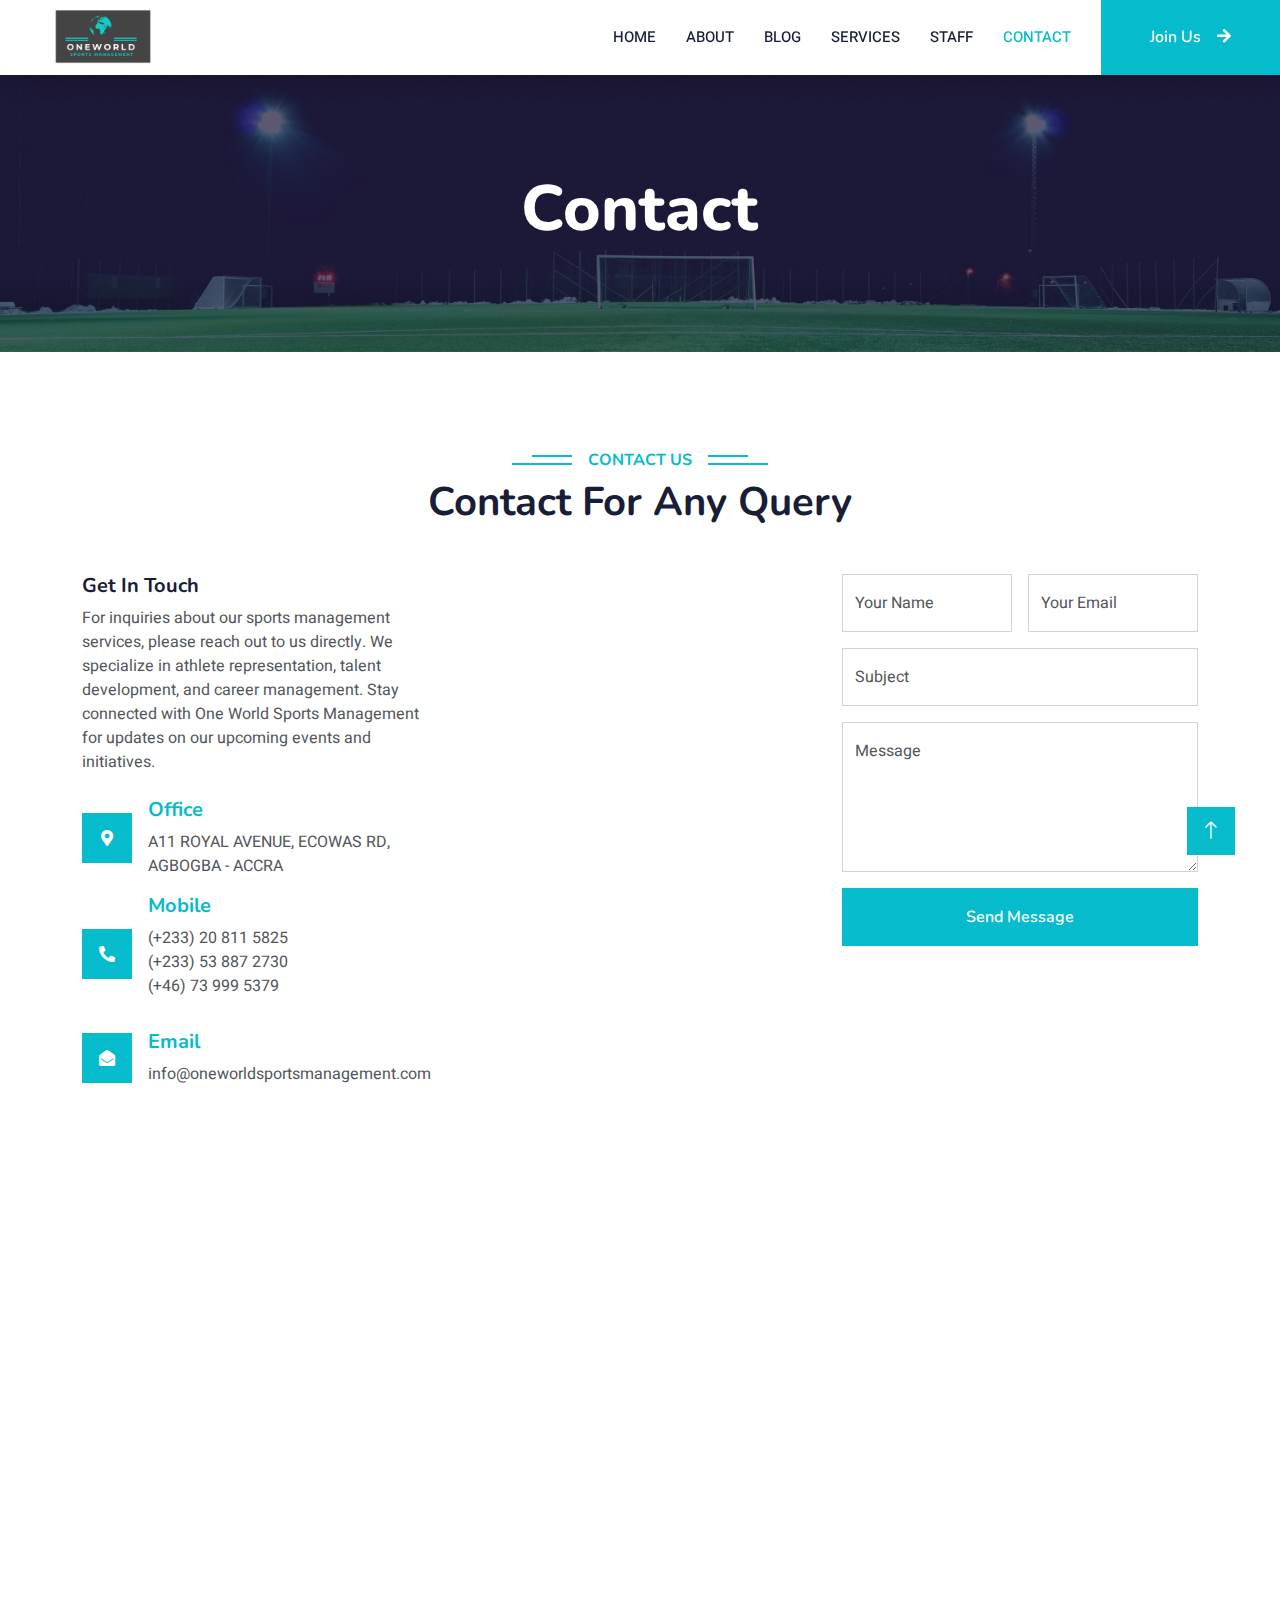
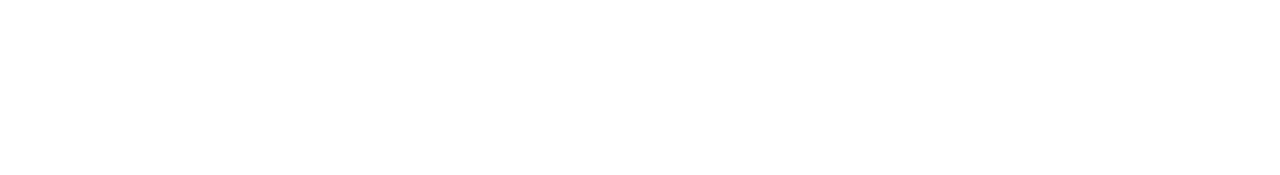
<file: contact.html>
<!DOCTYPE html>
<html lang="en">
  <head>
    <meta charset="utf-8" />
    <title>Contact OneWorld Sports Management | Inquiries & Support</title>
    <meta content="width=device-width, initial-scale=1.0" name="viewport" />
    <meta
      name="keywords"
      content="contact sports management, athlete inquiries, sports career management, athlete representation, football development, sports mentorship"
    />
    <meta
      name="description"
      content="Contact OneWorld Sports Management for any inquiries regarding athlete representation, career management, and sports development. Get in touch with our team today."
    />

    <!-- Favicon -->
    <link href="images/logo.png" rel="icon" />

    <!-- Google Web Fonts -->
    <link rel="preconnect" href="https://fonts.googleapis.com" />
    <link rel="preconnect" href="https://fonts.gstatic.com" crossorigin />
    <link
      href="https://fonts.googleapis.com/css2?family=Heebo:wght@400;500;600&family=Nunito:wght@600;700;800&display=swap"
      rel="stylesheet"
    />

    <!-- Icon Font Stylesheet -->
    <link
      href="https://cdnjs.cloudflare.com/ajax/libs/font-awesome/5.10.0/css/all.min.css"
      rel="stylesheet"
    />
    <link
      href="https://cdn.jsdelivr.net/npm/bootstrap-icons@1.4.1/font/bootstrap-icons.css"
      rel="stylesheet"
    />

    <!-- Libraries Stylesheet -->
    <link href="lib/animate/animate.min.css" rel="stylesheet" />
    <link href="lib/owlcarousel/assets/owl.carousel.min.css" rel="stylesheet" />

    <!-- Customized Bootstrap Stylesheet -->
    <link href="css/bootstrap.min.css" rel="stylesheet" />

    <!-- Template Stylesheet -->
    <link href="css/style.css" rel="stylesheet" />

    <script type="application/ld+json">
      {
        "@context": "https://schema.org",
        "@type": "Organization",
        "name": "OneWorld Sports Management",
        "address": {
          "@type": "PostalAddress",
          "streetAddress": "A11 Royal Avenue, Ecowas Rd",
          "addressLocality": "Agbogba",
          "addressRegion": "Accra",
          "addressCountry": "GH"
        },
        "contactPoint": {
          "@type": "ContactPoint",
          "telephone": "+233208115825",
          "contactType": "Customer Service",
          "areaServed": "GH",
          "availableLanguage": "English"
        }
      }
    </script>
  </head>

  <body>
    <!-- Spinner Start -->
    <div
      id="spinner"
      class="show bg-white position-fixed translate-middle w-100 vh-100 top-50 start-50 d-flex align-items-center justify-content-center"
    >
      <div
        class="spinner-border text-primary"
        style="width: 3rem; height: 3rem"
        role="status"
      >
        <span class="sr-only">Loading...</span>
      </div>
    </div>
    <!-- Spinner End -->

    <!-- Navbar Start -->
    <nav
      class="navbar navbar-expand-lg bg-white navbar-light shadow sticky-top p-0"
    >
      <a
        href="index.html"
        class="navbar-brand d-flex align-items-center px-4 px-lg-5"
      >
        <img
          src="images/logo.jpg"
          alt="One world sports management logo"
          class="logo"
        />
      </a>
      <button
        type="button"
        class="navbar-toggler me-4"
        data-bs-toggle="collapse"
        data-bs-target="#navbarCollapse"
      >
        <span class="navbar-toggler-icon"></span>
      </button>
      <div class="collapse navbar-collapse" id="navbarCollapse">
        <div class="navbar-nav ms-auto p-4 p-lg-0">
          <a href="index.html" class="nav-item nav-link">Home</a>
          <a href="about.html" class="nav-item nav-link">About</a>
          <a href="blog.html" class="nav-item nav-link">Blog</a>
          <a href="service.html" class="nav-item nav-link">Services</a>
          <a href="staff.html" class="nav-item nav-link">Staff</a>
          <a href="contact.html" class="nav-item nav-link active">Contact</a>
        </div>
        <a
          href="contact.html"
          class="btn btn-primary py-4 px-lg-5 d-none d-lg-block"
          >Join Us<i class="fa fa-arrow-right ms-3"></i
        ></a>
      </div>
    </nav>
    <!-- Navbar End -->

    <!-- Header Start -->
    <div class="container-fluid bg-primary py-5 mb-5 page-header">
      <div class="container py-5">
        <div class="row justify-content-center">
          <div class="col-lg-10 text-center">
            <h1 class="display-3 text-white animated slideInDown">Contact</h1>
          </div>
        </div>
      </div>
    </div>
    <!-- Header End -->

    <!-- Contact Start -->
    <div class="container-xxl py-5">
      <div class="container">
        <div class="text-center">
          <h6 class="section-title bg-white text-center text-primary px-3">
            Contact Us
          </h6>
          <h1 class="mb-5">Contact For Any Query</h1>
        </div>
        <div class="row g-4">
          <div class="col-lg-4 col-md-6">
            <h5>Get In Touch</h5>
            <p class="mb-4">
              For inquiries about our sports management services, please reach
              out to us directly. We specialize in athlete representation,
              talent development, and career management. Stay connected with One
              World Sports Management for updates on our upcoming events and
              initiatives.
            </p>

            <div class="d-flex align-items-center mb-3">
              <div
                class="d-flex align-items-center justify-content-center flex-shrink-0 bg-primary"
                style="width: 50px; height: 50px"
              >
                <i class="fa fa-map-marker-alt text-white"></i>
              </div>
              <div class="ms-3">
                <h5 class="text-primary">Office</h5>
                <p class="mb-0">A11 ROYAL AVENUE, ECOWAS RD, AGBOGBA - ACCRA</p>
              </div>
            </div>
            <div class="d-flex align-items-center mb-3">
              <div
                class="d-flex align-items-center justify-content-center flex-shrink-0 bg-primary"
                style="width: 50px; height: 50px"
              >
                <i class="fa fa-phone-alt text-white"></i>
              </div>
              <div class="ms-3">
                <h5 class="text-primary">Mobile</h5>
                <p class="mb-0">(+233) 20 811 5825</p>
                <p class="mb-0">(+233) 53 887 2730</p>
                <p>(+46) 73 999 5379</p>
              </div>
            </div>
            <div class="d-flex align-items-center">
              <div
                class="d-flex align-items-center justify-content-center flex-shrink-0 bg-primary"
                style="width: 50px; height: 50px"
              >
                <i class="fa fa-envelope-open text-white"></i>
              </div>
              <div class="ms-3">
                <h5 class="text-primary">Email</h5>
                <p class="mb-0">info@oneworldsportsmanagement.com</p>
              </div>
            </div>
          </div>
          <div class="col-lg-4 col-md-6">
            <iframe
              class="position-relative rounded w-100 h-100"
              src="https://www.google.com/maps/embed?pb=!1m18!1m12!1m3!1d15880.735921840605!2d-0.19876082899248976!3d5.686531959667327!2m3!1f0!2f0!3f0!3m2!1i1024!2i768!4f13.1!3m3!1m2!1s0xfdf9cfda2086485%3A0x588298980eae8c2!2sRoyal%20Ave%20%26%20Ecowas%20Rd!5e0!3m2!1sen!2sgh!4v1726280380698!5m2!1sen!2sgh"
              frameborder="0"
              style="min-height: 300px; border: 0"
              allowfullscreen=""
              aria-hidden="false"
              tabindex="0"
              alt="OneWorld Sports Management Location Map"
            ></iframe>
          </div>
          <div class="col-lg-4 col-md-12">
            <form action="https://formspree.io/f/xblrevwl" method="POST">
              <div class="row g-3">
                <div class="col-md-6">
                  <div class="form-floating">
                    <input
                      type="text"
                      class="form-control"
                      id="name"
                      name="name"
                      placeholder="Your Name"
                      required
                    />
                    <label for="name">Your Name</label>
                  </div>
                </div>
                <div class="col-md-6">
                  <div class="form-floating">
                    <input
                      type="email"
                      class="form-control"
                      id="email"
                      name="email"
                      placeholder="Your Email"
                      required
                    />
                    <label for="email">Your Email</label>
                  </div>
                </div>
                <div class="col-12">
                  <div class="form-floating">
                    <input
                      type="text"
                      class="form-control"
                      id="subject"
                      name="subject"
                      placeholder="Subject"
                      required
                    />
                    <label for="subject">Subject</label>
                  </div>
                </div>
                <div class="col-12">
                  <div class="form-floating">
                    <textarea
                      class="form-control"
                      placeholder="Leave a message here"
                      id="message"
                      name="message"
                      style="height: 150px"
                      required
                    ></textarea>
                    <label for="message">Message</label>
                  </div>
                </div>
                <div class="col-12">
                  <button class="btn btn-primary w-100 py-3" type="submit">
                    Send Message
                  </button>
                </div>
              </div>
            </form>
          </div>
        </div>
      </div>
    </div>
    <!-- Contact End -->

    <!-- Footer Start -->
    <footer
      class="container-fluid bg-dark text-light footer pt-5 mt-5 wow fadeIn"
    >
      <div class="container py-5">
        <div class="row g-5">
          <div class="col-lg-4 col-md-6">
            <h4 class="text-white mb-3">Quick Links</h4>
            <a class="btn btn-link" href="index.html">Home</a>
            <a class="btn btn-link" href="about.html">About Us</a>
            <a class="btn btn-link" href="contact.html">Contact Us</a>
            <a class="btn btn-link" href="staff.html">Staff Overview</a>
          </div>
          <div class="col-lg-4 col-md-6">
            <h4 class="text-white mb-3">Contact</h4>
            <p class="mb-2">
              <i class="fa fa-map-marker-alt me-3"></i>A11 ROYAL AVENUE, ECOWAS
              RD, AGBOGBA - ACCRA
            </p>
            <p class="mb-2">
              <i class="fa fa-phone-alt me-3"></i>US office: +1(240) 899-5145
            </p>
            <p class="mb-2">
              <i class="fa fa-phone-alt me-3"></i>UK office: +44 7565 569 963
            </p>
            <p class="mb-2">
              <i class="fa fa-phone-alt me-3"></i>Sweden office: +46 73 999 5379
            </p>
            <p class="mb-2">
              <i class="fa fa-phone-alt me-3"></i>Ghana Office <br />
              (+233) 53 887 2730
              <br />
              (+233) 20 811 5825
              <br />
              (+233) 54 853 3894
            </p>
            <p class="mb-2">
              <i class="fa fa-envelope me-3"></i>
              info@oneworldsportsmanagement.com
            </p>
            <div class="d-flex pt-2">
              <a
                class="btn btn-outline-light btn-social"
                href="https://x.com/Oneworld_sport1"
                target="_blank"
                ><i class="fab fa-twitter"></i
              ></a>
              <a
                class="btn btn-outline-light btn-social"
                href="https://www.facebook.com/profile.php?id=61565657196126&mibextid=JRoKGi"
                target="_blank"
                ><i class="fab fa-facebook-f"></i
              ></a>
              <a
                class="btn btn-outline-light btn-social"
                href="https://www.instagram.com/p/C_2IMtjtVb2/?igsh=N3gzYTM0ZWg1ZWU0"
                target="_blank"
                ><i class="fab fa-instagram"></i
              ></a>
            </div>
          </div>
          <div class="col-lg-4 col-md-6">
            <h4 class="text-white mb-3">Newsletter</h4>
            <p>Subscribe to our Newsletter</p>
            <div class="position-relative mx-auto" style="max-width: 400px">
              <input
                class="form-control border-0 w-100 py-3 ps-4 pe-5"
                type="text"
                placeholder="Your email"
              />
              <button
                type="button"
                class="btn btn-primary py-2 position-absolute top-0 end-0 mt-2 me-2"
              >
                SignUp
              </button>
            </div>
          </div>
        </div>
      </div>
      <div class="container">
        <div class="copyright">
          <div class="text-center mb-3 mb-md-0">
            &copy;
            <a class="border-bottom" href="#">One World Sports Management</a>,
            All Rights Reserved. Designed By
            <a class="border-bottom display-none" href="https://htmlcodex.com"
              >HTML Codex</a
            >
            <a
              class="border-bottom"
              href="https://alfredasante.vercel.app/"
              target="_blank"
              >CodeWithAlfred</a
            >
          </div>
        </div>
      </div>
    </footer>
    <!-- Footer End -->

    <!-- Back to Top -->
    <a href="#" class="btn btn-lg btn-primary btn-lg-square back-to-top"
      ><i class="bi bi-arrow-up"></i
    ></a>

    <!-- JavaScript Libraries -->
    <script src="https://code.jquery.com/jquery-3.4.1.min.js"></script>
    <script src="https://cdn.jsdelivr.net/npm/bootstrap@5.0.0/dist/js/bootstrap.bundle.min.js"></script>
    <script src="lib/wow/wow.min.js"></script>
    <script src="lib/easing/easing.min.js"></script>
    <script src="lib/waypoints/waypoints.min.js"></script>
    <script src="lib/owlcarousel/owl.carousel.min.js"></script>

    <!-- Template Javascript -->
    <script src="js/main.js"></script>
  </body>
</html>
</file>
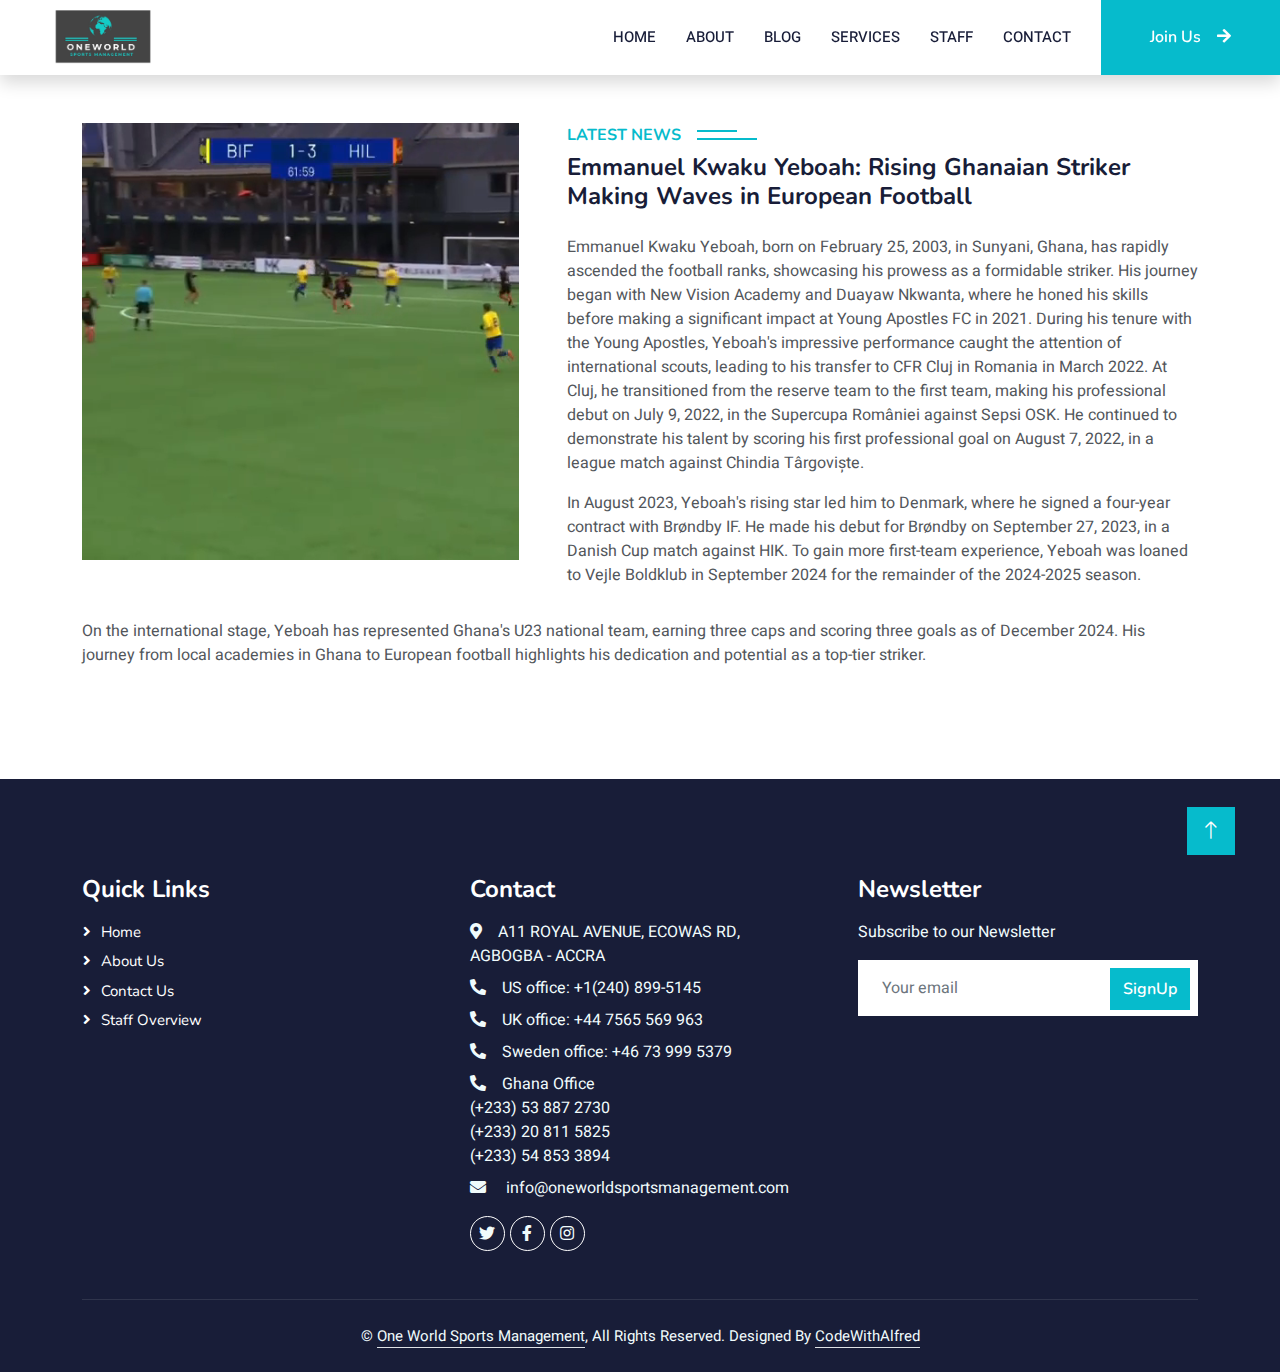
<file: emmanuel-yeboah-rising-ghanaian-striker.html>
<!DOCTYPE html>
<html lang="en">
  <head>
    <meta charset="utf-8" />
    <!-- SEO Tags -->
    <title>OneWorld Sports Management | Latest News</title>
    <meta content="width=device-width, initial-scale=1.0" name="viewport" />
    <meta
      name="keywords"
      content="football talent scouting, emerging football stars, athlete development, football career guidance, sports training, football mentorship, professional football opportunities, West African football, football scouting programs, player success stories"
    />

    <meta
      name="description"
      content="Explore insightful articles on football talent scouting, player development, and career growth. Stay updated on emerging football stars, training tips, and professional football opportunities."
    />

    <!-- Favicon -->
    <link href="images/logo.png" rel="icon" />

    <!-- Google Web Fonts -->
    <link rel="preconnect" href="https://fonts.googleapis.com" />
    <link rel="preconnect" href="https://fonts.gstatic.com" crossorigin />
    <link
      href="https://fonts.googleapis.com/css2?family=Heebo:wght@400;500;600&family=Nunito:wght@600;700;800&display=swap"
      rel="stylesheet"
    />

    <!-- Icon Font Stylesheet -->
    <link
      href="https://cdnjs.cloudflare.com/ajax/libs/font-awesome/5.10.0/css/all.min.css"
      rel="stylesheet"
    />
    <link
      href="https://cdn.jsdelivr.net/npm/bootstrap-icons@1.4.1/font/bootstrap-icons.css"
      rel="stylesheet"
    />

    <!-- Libraries Stylesheet -->
    <link href="lib/animate/animate.min.css" rel="stylesheet" />
    <link href="lib/owlcarousel/assets/owl.carousel.min.css" rel="stylesheet" />

    <!-- Customized Bootstrap Stylesheet -->
    <link href="css/bootstrap.min.css" rel="stylesheet" />

    <!-- Template Stylesheet -->
    <link href="css/style.css" rel="stylesheet" />
  </head>

  <body>
    <!-- Spinner Start -->
    <div
      id="spinner"
      class="show bg-white position-fixed translate-middle w-100 vh-100 top-50 start-50 d-flex align-items-center justify-content-center"
    >
      <div
        class="spinner-border text-primary"
        style="width: 3rem; height: 3rem"
        role="status"
      >
        <span class="sr-only">Loading...</span>
      </div>
    </div>
    <!-- Spinner End -->

    <!-- Navbar Start -->
    <nav
      class="navbar navbar-expand-lg bg-white navbar-light shadow sticky-top p-0"
    >
      <a
        href="index.html"
        class="navbar-brand d-flex align-items-center px-4 px-lg-5"
      >
        <img
          src="images/logo.jpg"
          alt="One world sports management logo"
          class="logo"
        />
      </a>
      <button
        type="button"
        class="navbar-toggler me-4"
        data-bs-toggle="collapse"
        data-bs-target="#navbarCollapse"
      >
        <span class="navbar-toggler-icon"></span>
      </button>
      <div class="collapse navbar-collapse" id="navbarCollapse">
        <div class="navbar-nav ms-auto p-4 p-lg-0">
          <a href="index.html" class="nav-item nav-link">Home</a>
          <a href="about.html" class="nav-item nav-link">About</a>
          <a href="blog.html" class="nav-item nav-link">Blog</a>
          <a href="service.html" class="nav-item nav-link">Services</a>
          <a href="staff.html" class="nav-item nav-link">Staff</a>
          <a href="contact.html" class="nav-item nav-link">Contact</a>
        </div>
        <a
          href="contact.html"
          class="btn btn-primary py-4 px-lg-5 d-none d-lg-block"
          >Join Us<i class="fa fa-arrow-right ms-3"></i
        ></a>
      </div>
    </nav>
    <!-- Navbar End -->

    <!-- About Start -->
    <section class="container-xxl py-5">
      <div class="container">
        <div class="row g-5">
          <div class="col-lg-5">
            <div class="position-relative h-100">
              <video
                class="img-fluid w-100"
                autoplay
                muted
                loop
                playsinline
                style="object-fit: contain"
              >
                <source src="images/club-brugge.mp4" type="video/mp4" />
                Your browser does not support the video tag.
              </video>
            </div>
          </div>
          <div class="col-lg-7">
            <h6 class="section-title bg-white text-start text-primary pe-3">
              Latest News
            </h6>
            <h4 class="mb-4">
              Emmanuel Kwaku Yeboah: Rising Ghanaian Striker Making Waves in
              European Football
            </h4>
            <p class="">
              Emmanuel Kwaku Yeboah, born on February 25, 2003, in Sunyani,
              Ghana, has rapidly ascended the football ranks, showcasing his
              prowess as a formidable striker. His journey began with New Vision
              Academy and Duayaw Nkwanta, where he honed his skills before
              making a significant impact at Young Apostles FC in 2021. During
              his tenure with the Young Apostles, Yeboah's impressive
              performance caught the attention of international scouts, leading
              to his transfer to CFR Cluj in Romania in March 2022. At Cluj, he
              transitioned from the reserve team to the first team, making his
              professional debut on July 9, 2022, in the Supercupa României
              against Sepsi OSK. He continued to demonstrate his talent by
              scoring his first professional goal on August 7, 2022, in a league
              match against Chindia Târgoviște.
            </p>
            <p>
              In August 2023, Yeboah's rising star led him to Denmark, where he
              signed a four-year contract with Brøndby IF. He made his debut for
              Brøndby on September 27, 2023, in a Danish Cup match against HIK.
              To gain more first-team experience, Yeboah was loaned to Vejle
              Boldklub in September 2024 for the remainder of the 2024-2025
              season.
            </p>
          </div>
          <p class="mt-3">
            On the international stage, Yeboah has represented Ghana's U23
            national team, earning three caps and scoring three goals as of
            December 2024. His journey from local academies in Ghana to European
            football highlights his dedication and potential as a top-tier
            striker.
          </p>
        </div>
      </div>
    </section>
    <!-- About End -->

    <!-- Footer Start -->
    <footer
      class="container-fluid bg-dark text-light footer pt-5 mt-5 wow fadeIn"
    >
      <div class="container py-5">
        <div class="row g-5">
          <div class="col-lg-4 col-md-6">
            <h4 class="text-white mb-3">Quick Links</h4>
            <a class="btn btn-link" href="index.html">Home</a>
            <a class="btn btn-link" href="about.html">About Us</a>
            <a class="btn btn-link" href="contact.html">Contact Us</a>
            <a class="btn btn-link" href="staff.html">Staff Overview</a>
          </div>
          <div class="col-lg-4 col-md-6">
            <h4 class="text-white mb-3">Contact</h4>
            <p class="mb-2">
              <i class="fa fa-map-marker-alt me-3"></i>A11 ROYAL AVENUE, ECOWAS
              RD, AGBOGBA - ACCRA
            </p>
            <p class="mb-2">
              <i class="fa fa-phone-alt me-3"></i>US office: +1(240) 899-5145
            </p>
            <p class="mb-2">
              <i class="fa fa-phone-alt me-3"></i>UK office: +44 7565 569 963
            </p>
            <p class="mb-2">
              <i class="fa fa-phone-alt me-3"></i>Sweden office: +46 73 999 5379
            </p>
            <p class="mb-2">
              <i class="fa fa-phone-alt me-3"></i>Ghana Office <br />
              (+233) 53 887 2730
              <br />
              (+233) 20 811 5825
              <br />
              (+233) 54 853 3894
            </p>
            <p class="mb-2">
              <i class="fa fa-envelope me-3"></i>
              info@oneworldsportsmanagement.com
            </p>
            <div class="d-flex pt-2">
              <a
                class="btn btn-outline-light btn-social"
                href="https://x.com/Oneworld_sport1"
                target="_blank"
                ><i class="fab fa-twitter"></i
              ></a>
              <a
                class="btn btn-outline-light btn-social"
                href="https://www.facebook.com/profile.php?id=61565657196126&mibextid=JRoKGi"
                target="_blank"
                ><i class="fab fa-facebook-f"></i
              ></a>
              <a
                class="btn btn-outline-light btn-social"
                href="https://www.instagram.com/p/C_2IMtjtVb2/?igsh=N3gzYTM0ZWg1ZWU0"
                target="_blank"
                ><i class="fab fa-instagram"></i
              ></a>
            </div>
          </div>
          <div class="col-lg-4 col-md-6">
            <h4 class="text-white mb-3">Newsletter</h4>
            <p>Subscribe to our Newsletter</p>
            <div class="position-relative mx-auto" style="max-width: 400px">
              <input
                class="form-control border-0 w-100 py-3 ps-4 pe-5"
                type="text"
                placeholder="Your email"
              />
              <button
                type="button"
                class="btn btn-primary py-2 position-absolute top-0 end-0 mt-2 me-2"
              >
                SignUp
              </button>
            </div>
          </div>
        </div>
      </div>
      <div class="container">
        <div class="copyright">
          <div class="text-center mb-3 mb-md-0">
            &copy;
            <a class="border-bottom" href="#">One World Sports Management</a>,
            All Rights Reserved. Designed By
            <a class="border-bottom display-none" href="https://htmlcodex.com"
              >HTML Codex</a
            >
            <a
              class="border-bottom"
              href="https://alfredasante.vercel.app/"
              target="_blank"
              >CodeWithAlfred</a
            >
          </div>
        </div>
      </div>
    </footer>
    <!-- Footer End -->

    <!-- Back to Top -->
    <a href="#" class="btn btn-lg btn-primary btn-lg-square back-to-top"
      ><i class="bi bi-arrow-up"></i
    ></a>

    <!-- JavaScript Libraries -->
    <script src="https://code.jquery.com/jquery-3.4.1.min.js"></script>
    <script src="https://cdn.jsdelivr.net/npm/bootstrap@5.0.0/dist/js/bootstrap.bundle.min.js"></script>
    <script src="lib/wow/wow.min.js"></script>
    <script src="lib/easing/easing.min.js"></script>
    <script src="lib/waypoints/waypoints.min.js"></script>
    <script src="lib/owlcarousel/owl.carousel.min.js"></script>

    <!-- Template Javascript -->
    <script src="js/main.js"></script>
  </body>
</html>
</file>
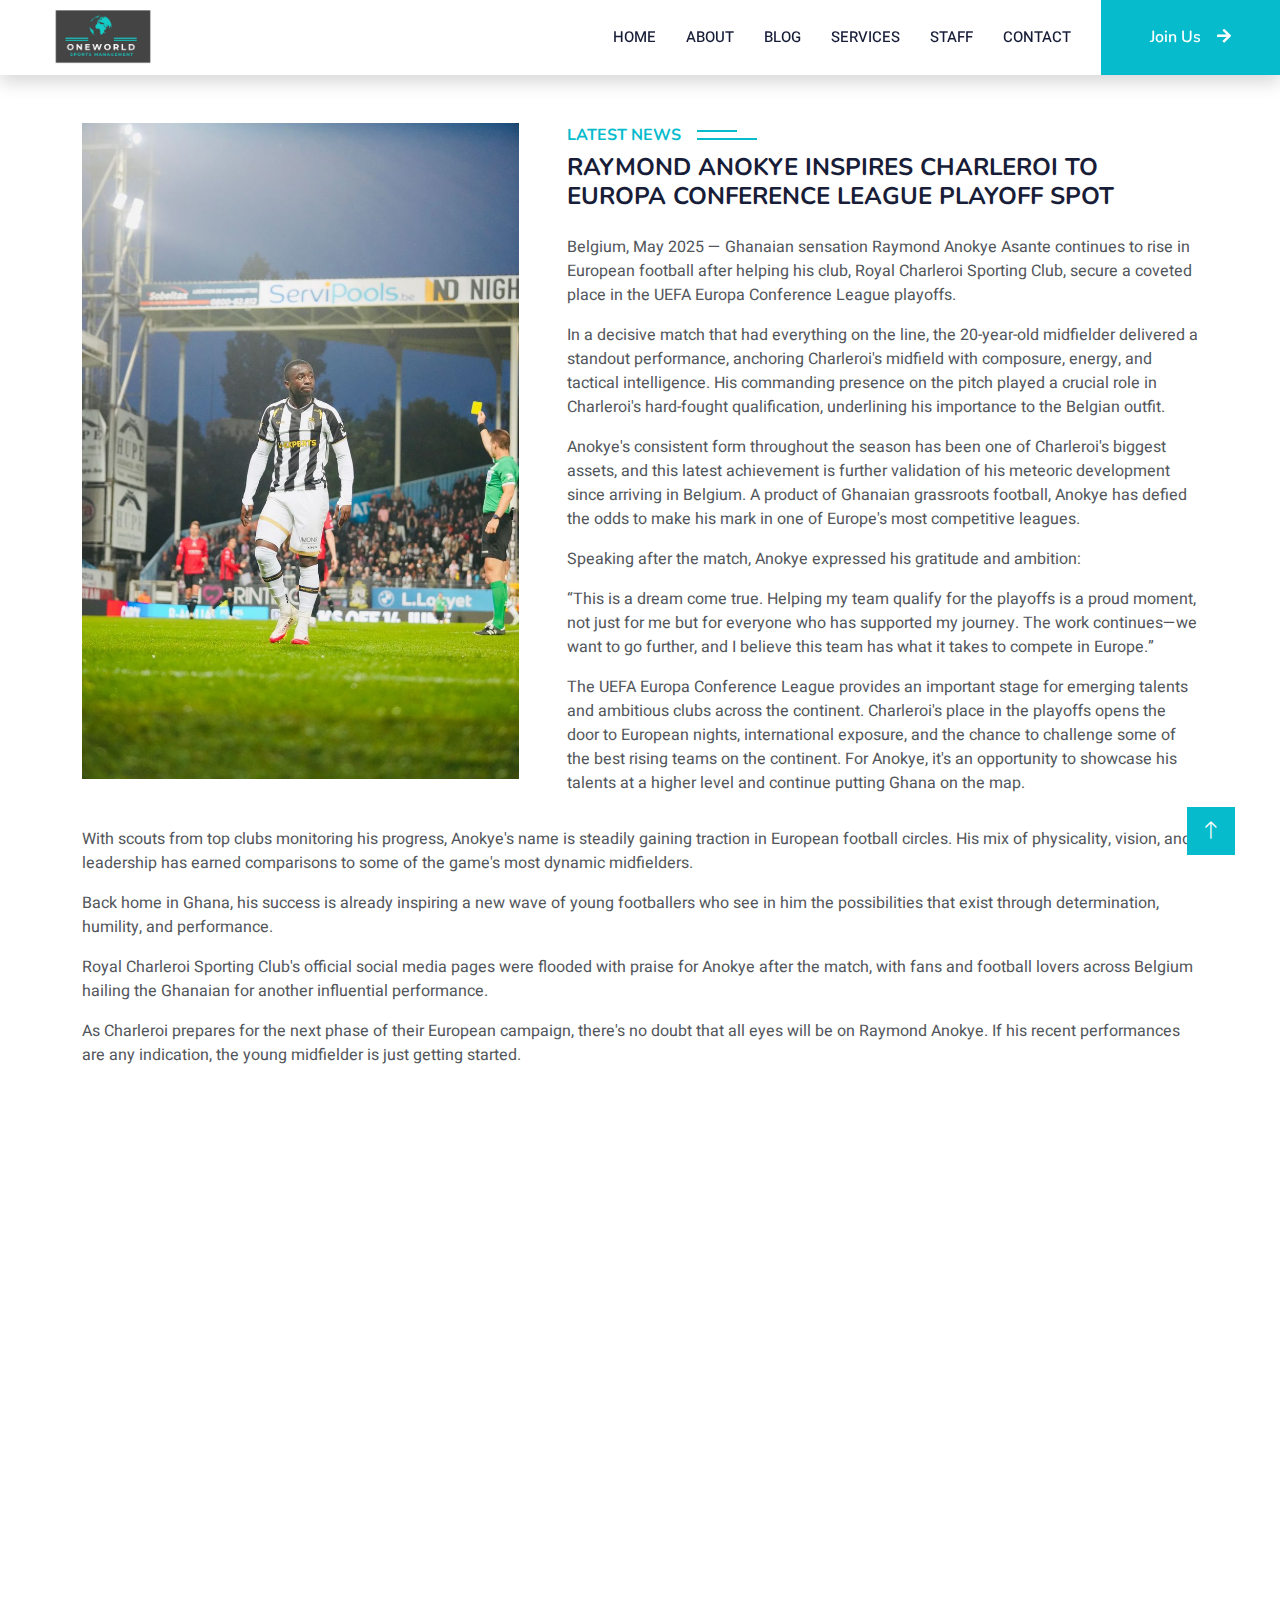
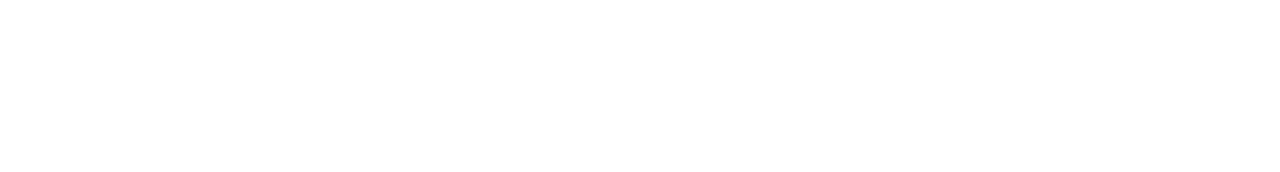
<file: raymond-anokye-inspires-chaleroi.html>
<!DOCTYPE html>
<html lang="en">
  <head>
    <meta charset="utf-8" />
    <!-- SEO Tags -->
    <title>OneWorld Sports Management | Latest News</title>
    <meta content="width=device-width, initial-scale=1.0" name="viewport" />
    <meta
      name="keywords"
      content="football talent scouting, emerging football stars, athlete development, football career guidance, sports training, football mentorship, professional football opportunities, West African football, football scouting programs, player success stories"
    />

    <meta
      name="description"
      content="Explore insightful articles on football talent scouting, player development, and career growth. Stay updated on emerging football stars, training tips, and professional football opportunities."
    />

    <!-- Favicon -->
    <link href="images/logo.png" rel="icon" />

    <!-- Google Web Fonts -->
    <link rel="preconnect" href="https://fonts.googleapis.com" />
    <link rel="preconnect" href="https://fonts.gstatic.com" crossorigin />
    <link
      href="https://fonts.googleapis.com/css2?family=Heebo:wght@400;500;600&family=Nunito:wght@600;700;800&display=swap"
      rel="stylesheet"
    />

    <!-- Icon Font Stylesheet -->
    <link
      href="https://cdnjs.cloudflare.com/ajax/libs/font-awesome/5.10.0/css/all.min.css"
      rel="stylesheet"
    />
    <link
      href="https://cdn.jsdelivr.net/npm/bootstrap-icons@1.4.1/font/bootstrap-icons.css"
      rel="stylesheet"
    />

    <!-- Libraries Stylesheet -->
    <link href="lib/animate/animate.min.css" rel="stylesheet" />
    <link href="lib/owlcarousel/assets/owl.carousel.min.css" rel="stylesheet" />

    <!-- Customized Bootstrap Stylesheet -->
    <link href="css/bootstrap.min.css" rel="stylesheet" />

    <!-- Template Stylesheet -->
    <link href="css/style.css" rel="stylesheet" />
  </head>

  <body>
    <!-- Spinner Start -->
    <div
      id="spinner"
      class="show bg-white position-fixed translate-middle w-100 vh-100 top-50 start-50 d-flex align-items-center justify-content-center"
    >
      <div
        class="spinner-border text-primary"
        style="width: 3rem; height: 3rem"
        role="status"
      >
        <span class="sr-only">Loading...</span>
      </div>
    </div>
    <!-- Spinner End -->

    <!-- Navbar Start -->
    <nav
      class="navbar navbar-expand-lg bg-white navbar-light shadow sticky-top p-0"
    >
      <a
        href="index.html"
        class="navbar-brand d-flex align-items-center px-4 px-lg-5"
      >
        <img
          src="images/logo.jpg"
          alt="One world sports management logo"
          class="logo"
        />
      </a>
      <button
        type="button"
        class="navbar-toggler me-4"
        data-bs-toggle="collapse"
        data-bs-target="#navbarCollapse"
      >
        <span class="navbar-toggler-icon"></span>
      </button>
      <div class="collapse navbar-collapse" id="navbarCollapse">
        <div class="navbar-nav ms-auto p-4 p-lg-0">
          <a href="index.html" class="nav-item nav-link">Home</a>
          <a href="about.html" class="nav-item nav-link">About</a>
          <a href="blog.html" class="nav-item nav-link">Blog</a>
          <a href="service.html" class="nav-item nav-link">Services</a>
          <a href="staff.html" class="nav-item nav-link">Staff</a>
          <a href="contact.html" class="nav-item nav-link">Contact</a>
        </div>
        <a
          href="contact.html"
          class="btn btn-primary py-4 px-lg-5 d-none d-lg-block"
          >Join Us<i class="fa fa-arrow-right ms-3"></i
        ></a>
      </div>
    </nav>
    <!-- Navbar End -->

    <!-- About Start -->
    <section class="container-xxl py-5">
      <div class="container">
        <div class="row g-5">
          <div class="col-lg-5">
            <div class="position-relative h-100">
              <img
                class="img-fluid w-100"
                src="images/Raymond-Anokye.jpg"
                alt="About Us"
                style="object-fit: contain"
              />
            </div>
          </div>
          <div class="col-lg-7">
            <h6 class="section-title bg-white text-start text-primary pe-3">
              Latest News
            </h6>
            <h4 class="mb-4">
              RAYMOND ANOKYE INSPIRES CHARLEROI TO EUROPA CONFERENCE LEAGUE
              PLAYOFF SPOT
            </h4>
            <p class="">
              Belgium, May 2025 — Ghanaian sensation Raymond Anokye Asante
              continues to rise in European football after helping his club,
              Royal Charleroi Sporting Club, secure a coveted place in the UEFA
              Europa Conference League playoffs.
            </p>
            <p>
              In a decisive match that had everything on the line, the
              20-year-old midfielder delivered a standout performance, anchoring
              Charleroi's midfield with composure, energy, and tactical
              intelligence. His commanding presence on the pitch played a
              crucial role in Charleroi's hard-fought qualification, underlining
              his importance to the Belgian outfit.
            </p>
            <p>
              Anokye's consistent form throughout the season has been one of
              Charleroi's biggest assets, and this latest achievement is further
              validation of his meteoric development since arriving in Belgium.
              A product of Ghanaian grassroots football, Anokye has defied the
              odds to make his mark in one of Europe's most competitive leagues.
            </p>
            <p>
              Speaking after the match, Anokye expressed his gratitude and
              ambition:
            </p>
            <p>
              “This is a dream come true. Helping my team qualify for the
              playoffs is a proud moment, not just for me but for everyone who
              has supported my journey. The work continues—we want to go
              further, and I believe this team has what it takes to compete in
              Europe.”
            </p>
            <p>
              The UEFA Europa Conference League provides an important stage for
              emerging talents and ambitious clubs across the continent.
              Charleroi's place in the playoffs opens the door to European
              nights, international exposure, and the chance to challenge some
              of the best rising teams on the continent. For Anokye, it's an
              opportunity to showcase his talents at a higher level and continue
              putting Ghana on the map.
            </p>
          </div>
          <p class="mt-3">
            With scouts from top clubs monitoring his progress, Anokye's name is
            steadily gaining traction in European football circles. His mix of
            physicality, vision, and leadership has earned comparisons to some
            of the game's most dynamic midfielders.
          </p>
          <p class="mt-0">
            Back home in Ghana, his success is already inspiring a new wave of
            young footballers who see in him the possibilities that exist
            through determination, humility, and performance.
          </p>
          <p class="mt-0">
            Royal Charleroi Sporting Club's official social media pages were
            flooded with praise for Anokye after the match, with fans and
            football lovers across Belgium hailing the Ghanaian for another
            influential performance.
          </p>
          <p class="mt-0">
            As Charleroi prepares for the next phase of their European campaign,
            there's no doubt that all eyes will be on Raymond Anokye. If his
            recent performances are any indication, the young midfielder is just
            getting started.
          </p>
        </div>
      </div>
    </section>
    <!-- About End -->

    <!-- Footer Start -->
    <footer
      class="container-fluid bg-dark text-light footer pt-5 mt-5 wow fadeIn"
    >
      <div class="container py-5">
        <div class="row g-5">
          <div class="col-lg-4 col-md-6">
            <h4 class="text-white mb-3">Quick Links</h4>
            <a class="btn btn-link" href="index.html">Home</a>
            <a class="btn btn-link" href="about.html">About Us</a>
            <a class="btn btn-link" href="contact.html">Contact Us</a>
            <a class="btn btn-link" href="staff.html">Staff Overview</a>
          </div>
          <div class="col-lg-4 col-md-6">
            <h4 class="text-white mb-3">Contact</h4>
            <p class="mb-2">
              <i class="fa fa-map-marker-alt me-3"></i>A11 ROYAL AVENUE, ECOWAS
              RD, AGBOGBA - ACCRA
            </p>
            <p class="mb-2">
              <i class="fa fa-phone-alt me-3"></i>US office: +1(240) 899-5145
            </p>
            <p class="mb-2">
              <i class="fa fa-phone-alt me-3"></i>UK office: +44 7565 569 963
            </p>
            <p class="mb-2">
              <i class="fa fa-phone-alt me-3"></i>Sweden office: +46 73 999 5379
            </p>
            <p class="mb-2">
              <i class="fa fa-phone-alt me-3"></i>Ghana Office <br />
              (+233) 53 887 2730
              <br />
              (+233) 20 811 5825
              <br />
              (+233) 54 853 3894
            </p>
            <p class="mb-2">
              <i class="fa fa-envelope me-3"></i>
              info@oneworldsportsmanagement.com
            </p>
            <div class="d-flex pt-2">
              <a
                class="btn btn-outline-light btn-social"
                href="https://x.com/Oneworld_sport1"
                target="_blank"
                ><i class="fab fa-twitter"></i
              ></a>
              <a
                class="btn btn-outline-light btn-social"
                href="https://www.facebook.com/profile.php?id=61565657196126&mibextid=JRoKGi"
                target="_blank"
                ><i class="fab fa-facebook-f"></i
              ></a>
              <a
                class="btn btn-outline-light btn-social"
                href="https://www.instagram.com/p/C_2IMtjtVb2/?igsh=N3gzYTM0ZWg1ZWU0"
                target="_blank"
                ><i class="fab fa-instagram"></i
              ></a>
            </div>
          </div>
          <div class="col-lg-4 col-md-6">
            <h4 class="text-white mb-3">Newsletter</h4>
            <p>Subscribe to our Newsletter</p>
            <div class="position-relative mx-auto" style="max-width: 400px">
              <input
                class="form-control border-0 w-100 py-3 ps-4 pe-5"
                type="text"
                placeholder="Your email"
              />
              <button
                type="button"
                class="btn btn-primary py-2 position-absolute top-0 end-0 mt-2 me-2"
              >
                SignUp
              </button>
            </div>
          </div>
        </div>
      </div>
      <div class="container">
        <div class="copyright">
          <div class="text-center mb-3 mb-md-0">
            &copy;
            <a class="border-bottom" href="#">One World Sports Management</a>,
            All Rights Reserved. Designed By
            <a class="border-bottom display-none" href="https://htmlcodex.com"
              >HTML Codex</a
            >
            <a
              class="border-bottom"
              href="https://alfredasante.vercel.app/"
              target="_blank"
              >CodeWithAlfred</a
            >
          </div>
        </div>
      </div>
    </footer>
    <!-- Footer End -->

    <!-- Back to Top -->
    <a href="#" class="btn btn-lg btn-primary btn-lg-square back-to-top"
      ><i class="bi bi-arrow-up"></i
    ></a>

    <!-- JavaScript Libraries -->
    <script src="https://code.jquery.com/jquery-3.4.1.min.js"></script>
    <script src="https://cdn.jsdelivr.net/npm/bootstrap@5.0.0/dist/js/bootstrap.bundle.min.js"></script>
    <script src="lib/wow/wow.min.js"></script>
    <script src="lib/easing/easing.min.js"></script>
    <script src="lib/waypoints/waypoints.min.js"></script>
    <script src="lib/owlcarousel/owl.carousel.min.js"></script>

    <!-- Template Javascript -->
    <script src="js/main.js"></script>
  </body>
</html>
</file>
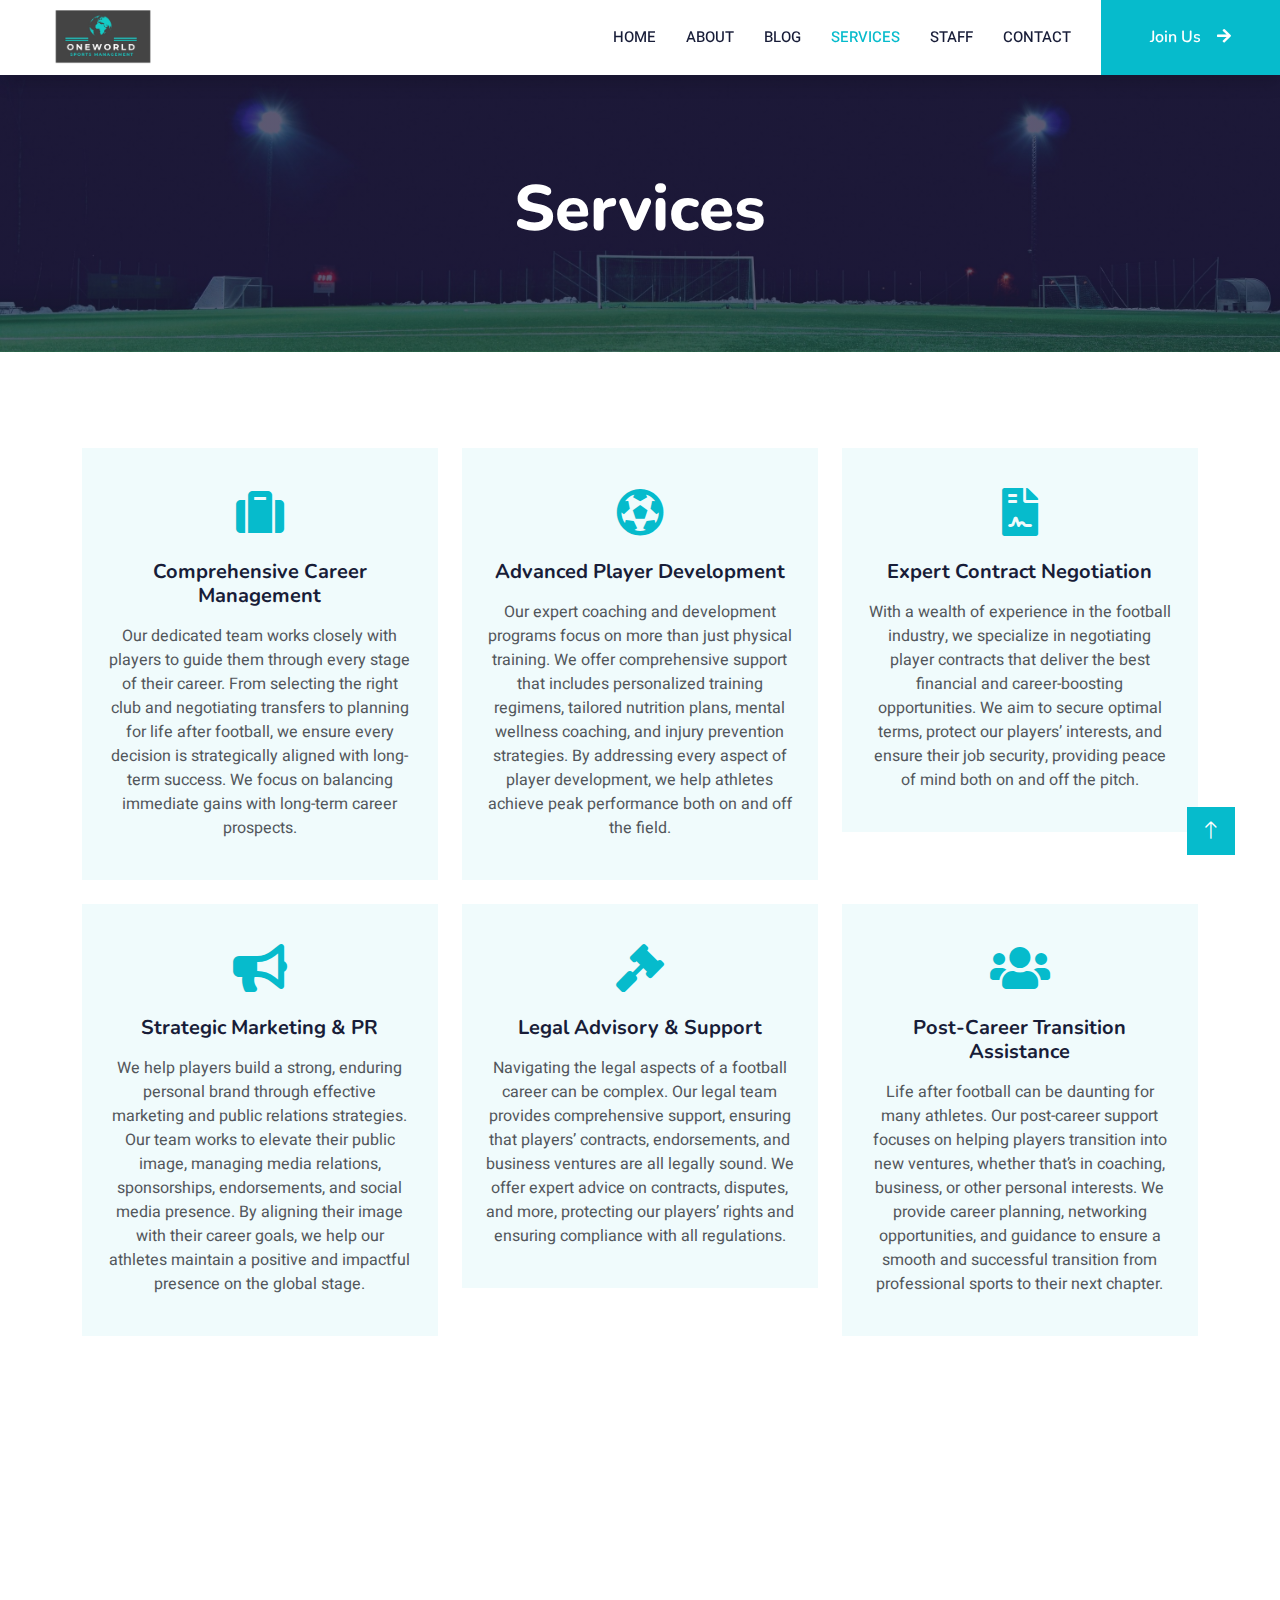
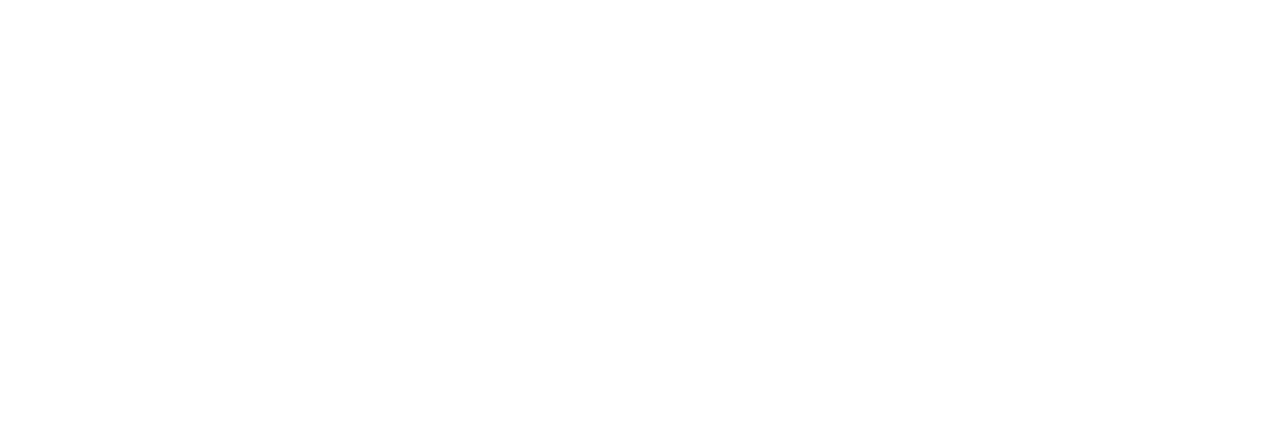
<file: service.html>
<!DOCTYPE html>
<html lang="en">
  <head>
    <meta charset="utf-8" />
    <title>OneWorldSports Management</title>
    <meta content="width=device-width, initial-scale=1.0" name="viewport" />
    <meta content="" name="keywords" />
    <meta content="" name="description" />

    <!-- Favicon -->
    <link href="images/logo.png" rel="icon" />

    <!-- Google Web Fonts -->
    <link rel="preconnect" href="https://fonts.googleapis.com" />
    <link rel="preconnect" href="https://fonts.gstatic.com" crossorigin />
    <link
      href="https://fonts.googleapis.com/css2?family=Heebo:wght@400;500;600&family=Nunito:wght@600;700;800&display=swap"
      rel="stylesheet"
    />

    <!-- Icon Font Stylesheet -->
    <link
      href="https://cdnjs.cloudflare.com/ajax/libs/font-awesome/5.10.0/css/all.min.css"
      rel="stylesheet"
    />
    <link
      href="https://cdn.jsdelivr.net/npm/bootstrap-icons@1.4.1/font/bootstrap-icons.css"
      rel="stylesheet"
    />

    <!-- Libraries Stylesheet -->
    <link href="lib/animate/animate.min.css" rel="stylesheet" />
    <link href="lib/owlcarousel/assets/owl.carousel.min.css" rel="stylesheet" />

    <!-- Customized Bootstrap Stylesheet -->
    <link href="css/bootstrap.min.css" rel="stylesheet" />

    <!-- Template Stylesheet -->
    <link href="css/style.css" rel="stylesheet" />
  </head>

  <body>
    <!-- Spinner Start -->
    <div
      id="spinner"
      class="show bg-white position-fixed translate-middle w-100 vh-100 top-50 start-50 d-flex align-items-center justify-content-center"
    >
      <div
        class="spinner-border text-primary"
        style="width: 3rem; height: 3rem"
        role="status"
      >
        <span class="sr-only">Loading...</span>
      </div>
    </div>
    <!-- Spinner End -->

    <!-- Navbar Start -->
    <nav
      class="navbar navbar-expand-lg bg-white navbar-light shadow sticky-top p-0"
    >
      <a
        href="index.html"
        class="navbar-brand d-flex align-items-center px-4 px-lg-5"
      >
        <img
          src="images/logo.jpg"
          alt="One world sports management logo"
          class="logo"
        />
      </a>
      <button
        type="button"
        class="navbar-toggler me-4"
        data-bs-toggle="collapse"
        data-bs-target="#navbarCollapse"
      >
        <span class="navbar-toggler-icon"></span>
      </button>
      <div class="collapse navbar-collapse" id="navbarCollapse">
        <div class="navbar-nav ms-auto p-4 p-lg-0">
          <a href="index.html" class="nav-item nav-link">Home</a>
          <a href="about.html" class="nav-item nav-link">About</a>
          <a href="blog.html" class="nav-item nav-link">Blog</a>
          <a href="service.html" class="nav-item nav-link active">Services</a>
          <a href="staff.html" class="nav-item nav-link">Staff</a>
          <a href="contact.html" class="nav-item nav-link">Contact</a>
        </div>
        <a
          href="contact.html"
          class="btn btn-primary py-4 px-lg-5 d-none d-lg-block"
          >Join Us<i class="fa fa-arrow-right ms-3"></i
        ></a>
      </div>
    </nav>
    <!-- Navbar End -->

    <!-- Header Start -->
    <div class="container-fluid bg-primary py-5 mb-5 page-header">
      <div class="container py-5">
        <div class="row justify-content-center">
          <div class="col-lg-10 text-center">
            <h1 class="display-3 text-white animated slideInDown">Services</h1>
          </div>
        </div>
      </div>
    </div>
    <!-- Header End -->

    <!-- Service Start -->
    <section class="container-xxl py-5">
      <div class="container">
        <div class="row g-4">
          <div class="col-lg-4 col-sm-6">
            <div class="service-item text-center pt-3">
              <div class="p-4">
                <i class="fa fa-3x fa-suitcase text-primary mb-4"></i>
                <h5 class="mb-3">Comprehensive Career Management</h5>
                <p>
                  Our dedicated team works closely with players to guide them
                  through every stage of their career. From selecting the right
                  club and negotiating transfers to planning for life after
                  football, we ensure every decision is strategically aligned
                  with long-term success. We focus on balancing immediate gains
                  with long-term career prospects.
                </p>
              </div>
            </div>
          </div>

          <div class="col-lg-4 col-sm-6">
            <div class="service-item text-center pt-3">
              <div class="p-4">
                <i class="fa fa-3x fa-futbol text-primary mb-4"></i>
                <h5 class="mb-3">Advanced Player Development</h5>
                <p>
                  Our expert coaching and development programs focus on more
                  than just physical training. We offer comprehensive support
                  that includes personalized training regimens, tailored
                  nutrition plans, mental wellness coaching, and injury
                  prevention strategies. By addressing every aspect of player
                  development, we help athletes achieve peak performance both on
                  and off the field.
                </p>
              </div>
            </div>
          </div>

          <div class="col-lg-4 col-sm-6">
            <div class="service-item text-center pt-3">
              <div class="p-4">
                <i class="fa fa-3x fa-file-contract text-primary mb-4"></i>
                <h5 class="mb-3">Expert Contract Negotiation</h5>
                <p>
                  With a wealth of experience in the football industry, we
                  specialize in negotiating player contracts that deliver the
                  best financial and career-boosting opportunities. We aim to
                  secure optimal terms, protect our players’ interests, and
                  ensure their job security, providing peace of mind both on and
                  off the pitch.
                </p>
              </div>
            </div>
          </div>

          <div class="col-lg-4 col-sm-6">
            <div class="service-item text-center pt-3">
              <div class="p-4">
                <i class="fa fa-3x fa-bullhorn text-primary mb-4"></i>
                <h5 class="mb-3">Strategic Marketing & PR</h5>
                <p>
                  We help players build a strong, enduring personal brand
                  through effective marketing and public relations strategies.
                  Our team works to elevate their public image, managing media
                  relations, sponsorships, endorsements, and social media
                  presence. By aligning their image with their career goals, we
                  help our athletes maintain a positive and impactful presence
                  on the global stage.
                </p>
              </div>
            </div>
          </div>

          <div class="col-lg-4 col-sm-6">
            <div class="service-item text-center pt-3">
              <div class="p-4">
                <i class="fa fa-3x fa-gavel text-primary mb-4"></i>
                <h5 class="mb-3">Legal Advisory & Support</h5>
                <p>
                  Navigating the legal aspects of a football career can be
                  complex. Our legal team provides comprehensive support,
                  ensuring that players’ contracts, endorsements, and business
                  ventures are all legally sound. We offer expert advice on
                  contracts, disputes, and more, protecting our players’ rights
                  and ensuring compliance with all regulations.
                </p>
              </div>
            </div>
          </div>

          <div class="col-lg-4 col-sm-6">
            <div class="service-item text-center pt-3">
              <div class="p-4">
                <i class="fa fa-3x fa-users text-primary mb-4"></i>
                <h5 class="mb-3">Post-Career Transition Assistance</h5>
                <p>
                  Life after football can be daunting for many athletes. Our
                  post-career support focuses on helping players transition into
                  new ventures, whether that’s in coaching, business, or other
                  personal interests. We provide career planning, networking
                  opportunities, and guidance to ensure a smooth and successful
                  transition from professional sports to their next chapter.
                </p>
              </div>
            </div>
          </div>
        </div>
      </div>
    </section>
    <!-- Service End -->

    <!-- Footer Start -->
    <footer
      class="container-fluid bg-dark text-light footer pt-5 mt-5 wow fadeIn"
    >
      <div class="container py-5">
        <div class="row g-5">
          <div class="col-lg-4 col-md-6">
            <h4 class="text-white mb-3">Quick Links</h4>
            <a class="btn btn-link" href="index.html">Home</a>
            <a class="btn btn-link" href="about.html">About Us</a>
            <a class="btn btn-link" href="contact.html">Contact Us</a>
            <a class="btn btn-link" href="staff.html">Staff Overview</a>
          </div>
          <div class="col-lg-4 col-md-6">
            <h4 class="text-white mb-3">Contact</h4>
            <p class="mb-2">
              <i class="fa fa-map-marker-alt me-3"></i>A11 ROYAL AVENUE, ECOWAS
              RD, AGBOGBA - ACCRA
            </p>
            <p class="mb-2">
              <i class="fa fa-phone-alt me-3"></i>US office: +1(240) 899-5145
            </p>
            <p class="mb-2">
              <i class="fa fa-phone-alt me-3"></i>UK office: +44 7565 569 963
            </p>
            <p class="mb-2">
              <i class="fa fa-phone-alt me-3"></i>Sweden office: +46 73 999 5379
            </p>
            <p class="mb-2">
              <i class="fa fa-phone-alt me-3"></i>Ghana Office <br />
              (+233) 53 887 2730
              <br />
              (+233) 20 811 5825
              <br />
              (+233) 54 853 3894
            </p>
            <p class="mb-2">
              <i class="fa fa-envelope me-3"></i>
              info@oneworldsportsmanagement.com
            </p>
            <div class="d-flex pt-2">
              <a
                class="btn btn-outline-light btn-social"
                href="https://x.com/Oneworld_sport1"
                target="_blank"
                ><i class="fab fa-twitter"></i
              ></a>
              <a
                class="btn btn-outline-light btn-social"
                href="https://www.facebook.com/profile.php?id=61565657196126&mibextid=JRoKGi"
                target="_blank"
                ><i class="fab fa-facebook-f"></i
              ></a>
              <a
                class="btn btn-outline-light btn-social"
                href="https://www.instagram.com/p/C_2IMtjtVb2/?igsh=N3gzYTM0ZWg1ZWU0"
                target="_blank"
                ><i class="fab fa-instagram"></i
              ></a>
            </div>
          </div>
          <div class="col-lg-4 col-md-6">
            <h4 class="text-white mb-3">Newsletter</h4>
            <p>Subscribe to our Newsletter</p>
            <div class="position-relative mx-auto" style="max-width: 400px">
              <input
                class="form-control border-0 w-100 py-3 ps-4 pe-5"
                type="text"
                placeholder="Your email"
              />
              <button
                type="button"
                class="btn btn-primary py-2 position-absolute top-0 end-0 mt-2 me-2"
              >
                SignUp
              </button>
            </div>
          </div>
        </div>
      </div>
      <div class="container">
        <div class="copyright">
          <div class="text-center mb-3 mb-md-0">
            &copy;
            <a class="border-bottom" href="#">One World Sports Management</a>,
            All Rights Reserved. Designed By
            <a class="border-bottom display-none" href="https://htmlcodex.com"
              >HTML Codex</a
            >
            <a
              class="border-bottom"
              href="https://alfredasante.vercel.app/"
              target="_blank"
              >CodeWithAlfred</a
            >
          </div>
        </div>
      </div>
    </footer>
    <!-- Footer End -->

    <!-- Back to Top -->
    <a href="#" class="btn btn-lg btn-primary btn-lg-square back-to-top"
      ><i class="bi bi-arrow-up"></i
    ></a>

    <!-- JavaScript Libraries -->
    <script src="https://code.jquery.com/jquery-3.4.1.min.js"></script>
    <script src="https://cdn.jsdelivr.net/npm/bootstrap@5.0.0/dist/js/bootstrap.bundle.min.js"></script>
    <script src="lib/wow/wow.min.js"></script>
    <script src="lib/easing/easing.min.js"></script>
    <script src="lib/waypoints/waypoints.min.js"></script>
    <script src="lib/owlcarousel/owl.carousel.min.js"></script>

    <!-- Template Javascript -->
    <script src="js/main.js"></script>
  </body>
</html>
</file>
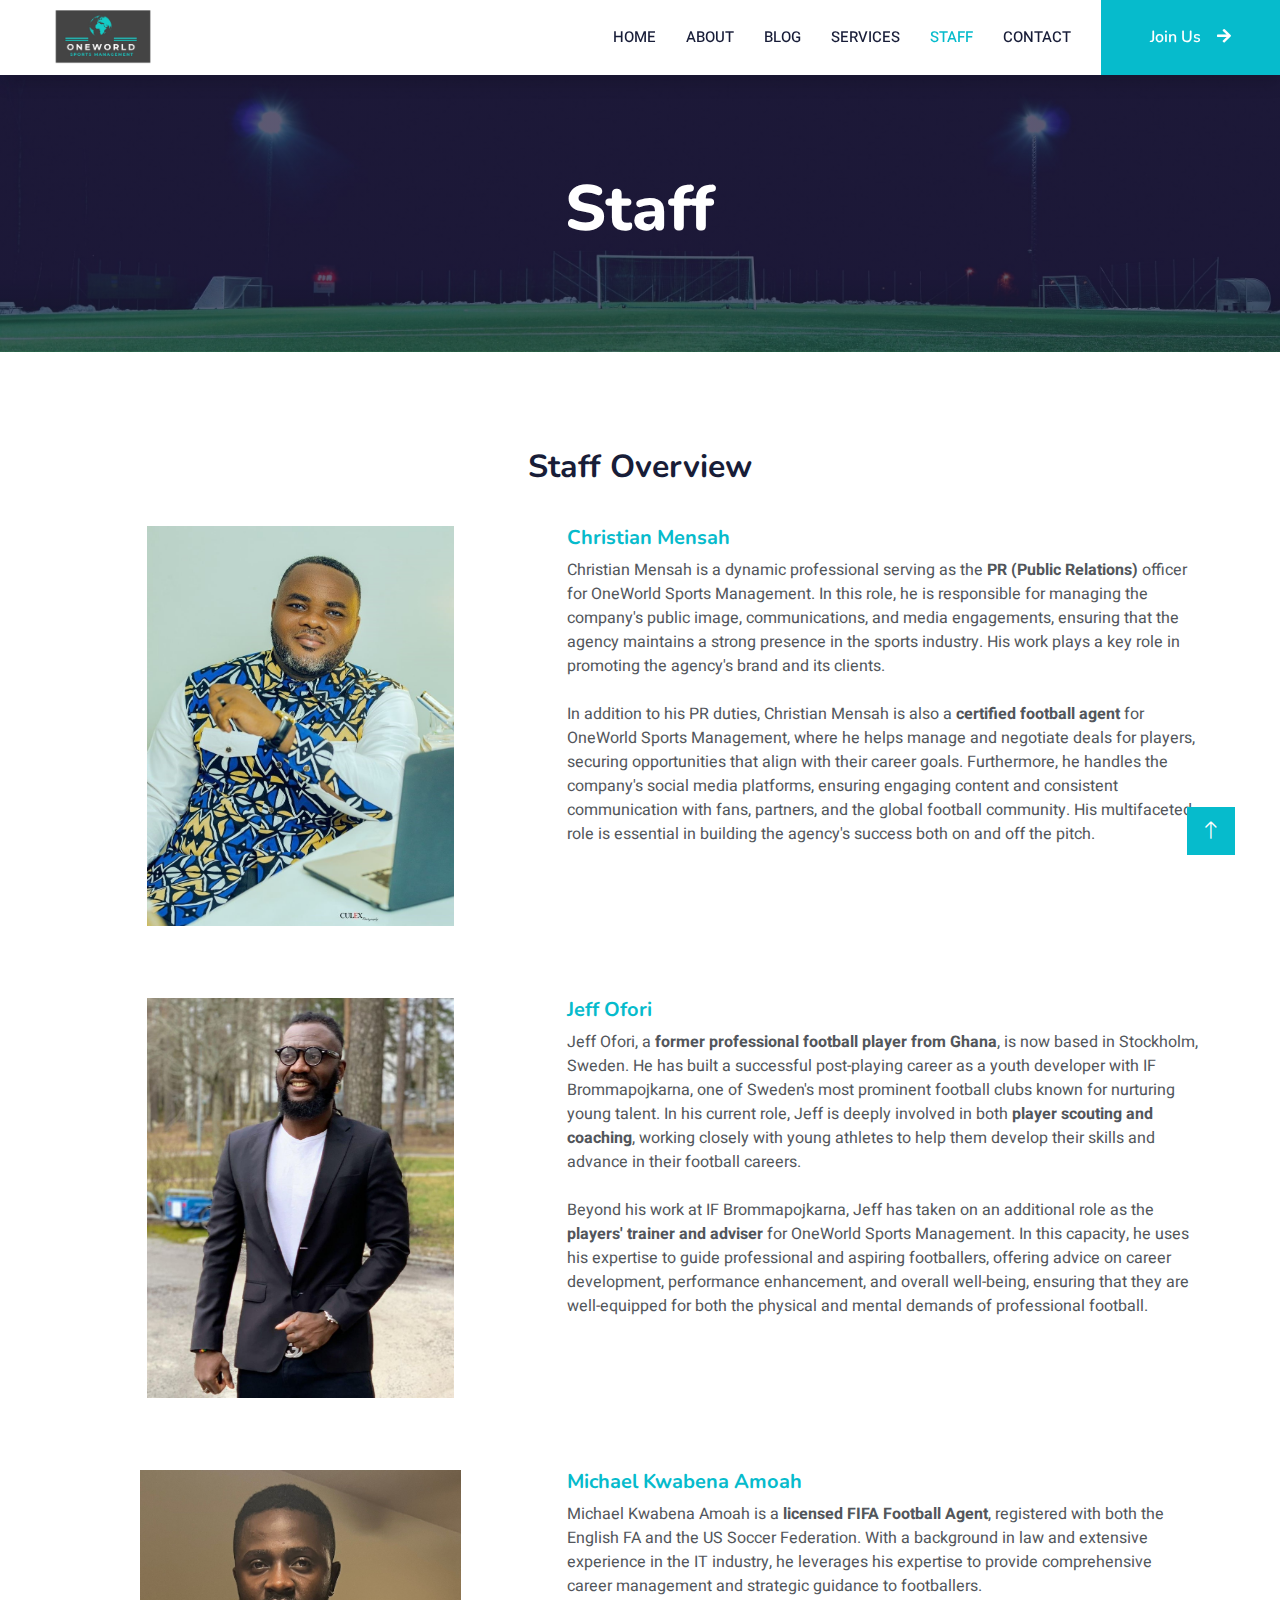
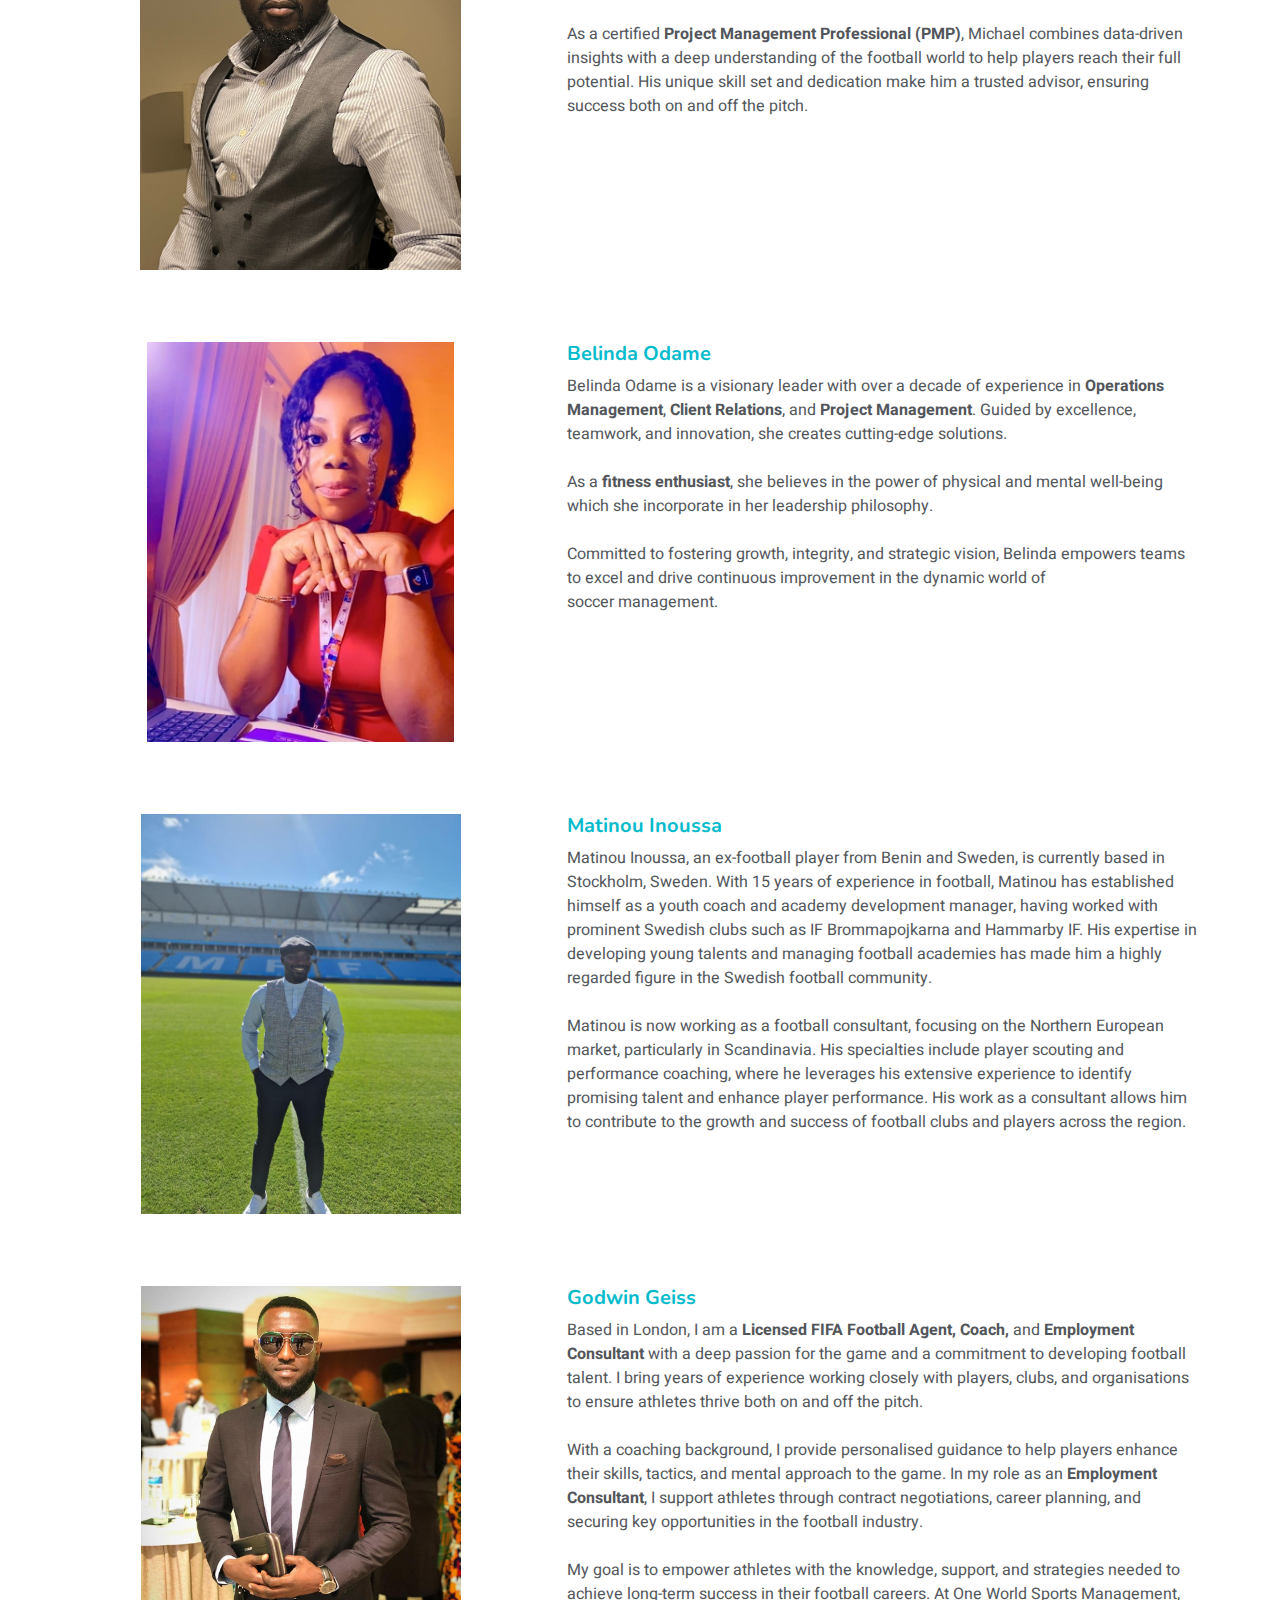
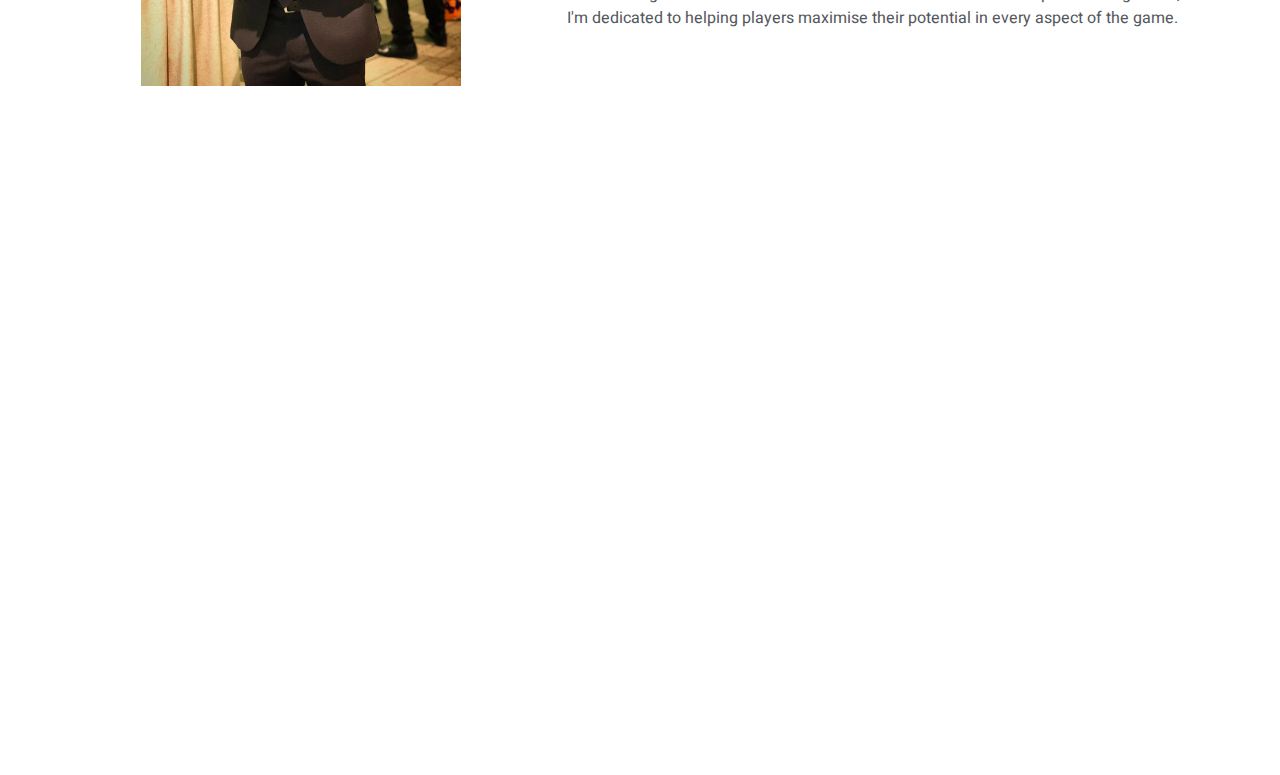
<file: staff.html>
<!DOCTYPE html>
<html lang="en">
  <head>
    <meta charset="utf-8" />
    <title>Meet Our Team | OneWorld Sports Management Staff & Experts</title>
    <meta content="width=device-width, initial-scale=1.0" name="viewport" />
    <meta
      name="keywords"
      content="sports management team, athlete management experts, sports career professionals, OneWorld Sports Management staff, athlete representation, sports development team"
    />
    <meta
      name="description"
      content="Meet the experienced staff and experts at OneWorld Sports Management. Our team specializes in athlete representation, career management, and sports development."
    />

    <!-- Favicon -->
    <link href="images/logo.png" rel="icon" />

    <!-- Google Web Fonts -->
    <link rel="preconnect" href="https://fonts.googleapis.com" />
    <link rel="preconnect" href="https://fonts.gstatic.com" crossorigin />
    <link
      href="https://fonts.googleapis.com/css2?family=Heebo:wght@400;500;600&family=Nunito:wght@600;700;800&display=swap"
      rel="stylesheet"
    />

    <!-- Icon Font Stylesheet -->
    <link
      href="https://cdnjs.cloudflare.com/ajax/libs/font-awesome/5.10.0/css/all.min.css"
      rel="stylesheet"
    />
    <link
      href="https://cdn.jsdelivr.net/npm/bootstrap-icons@1.4.1/font/bootstrap-icons.css"
      rel="stylesheet"
    />

    <!-- Libraries Stylesheet -->
    <link href="lib/animate/animate.min.css" rel="stylesheet" />
    <link href="lib/owlcarousel/assets/owl.carousel.min.css" rel="stylesheet" />

    <!-- Customized Bootstrap Stylesheet -->
    <link href="css/bootstrap.min.css" rel="stylesheet" />

    <!-- Template Stylesheet -->
    <link href="css/style.css" rel="stylesheet" />
  </head>

  <body>
    <!-- Spinner Start -->
    <div
      id="spinner"
      class="show bg-white position-fixed translate-middle w-100 vh-100 top-50 start-50 d-flex align-items-center justify-content-center"
    >
      <div
        class="spinner-border text-primary"
        style="width: 3rem; height: 3rem"
        role="status"
      >
        <span class="sr-only">Loading...</span>
      </div>
    </div>
    <!-- Spinner End -->

    <!-- Navbar Start -->
    <nav
      class="navbar navbar-expand-lg bg-white navbar-light shadow sticky-top p-0"
    >
      <a
        href="index.html"
        class="navbar-brand d-flex align-items-center px-4 px-lg-5"
      >
        <img
          src="images/logo.jpg"
          alt="One world sports management logo"
          class="logo"
        />
      </a>
      <button
        type="button"
        class="navbar-toggler me-4"
        data-bs-toggle="collapse"
        data-bs-target="#navbarCollapse"
      >
        <span class="navbar-toggler-icon"></span>
      </button>
      <div class="collapse navbar-collapse" id="navbarCollapse">
        <div class="navbar-nav ms-auto p-4 p-lg-0">
          <a href="index.html" class="nav-item nav-link">Home</a>
          <a href="about.html" class="nav-item nav-link">About</a>
          <a href="blog.html" class="nav-item nav-link">Blog</a>
          <a href="service.html" class="nav-item nav-link">Services</a>
          <a href="staff.html" class="nav-item nav-link active">Staff</a>
          <a href="contact.html" class="nav-item nav-link">Contact</a>
        </div>
        <a
          href="contact.html"
          class="btn btn-primary py-4 px-lg-5 d-none d-lg-block"
          >Join Us<i class="fa fa-arrow-right ms-3"></i
        ></a>
      </div>
    </nav>
    <!-- Navbar End -->

    <!-- Header Start -->
    <div class="container-fluid bg-primary py-5 mb-5 page-header">
      <div class="container py-5">
        <div class="row justify-content-center">
          <div class="col-lg-10 text-center">
            <h1 class="display-3 text-white animated slideInDown">Staff</h1>
          </div>
        </div>
      </div>
    </div>
    <!-- Header End -->

    <!-- Staff Start -->
    <section class="container-xxl py-5">
      <h2 class="mb-4 text-center pb-3">Staff Overview</h2>

      <div class="container">
        <div class="row g-5">
          <div class="col-lg-5" style="min-height: 400px">
            <div class="position-relative h-100">
              <img
                class="img-fluid position-absolute w-100 h-100"
                src="images/Christian-weah.jpg"
                alt="Christian Weah"
                style="object-fit: contain"
              />
            </div>
          </div>
          <div class="col-lg-7">
            <h5 class="bg-white text-start text-primary pe-3">
              Christian Mensah
            </h5>
            <p class="mb-4">
              Christian Mensah is a dynamic professional serving as the
              <strong>PR (Public Relations)</strong> officer for OneWorld Sports
              Management. In this role, he is responsible for managing the
              company's public image, communications, and media engagements,
              ensuring that the agency maintains a strong presence in the sports
              industry. His work plays a key role in promoting the agency's
              brand and its clients.
            </p>
            <p class="mb-4">
              In addition to his PR duties, Christian Mensah is also a
              <strong>certified football agent</strong> for OneWorld Sports
              Management, where he helps manage and negotiate deals for players,
              securing opportunities that align with their career goals.
              Furthermore, he handles the company's social media platforms,
              ensuring engaging content and consistent communication with fans,
              partners, and the global football community. His multifaceted role
              is essential in building the agency's success both on and off the
              pitch.
            </p>
          </div>
        </div>

        <div class="row g-5 mt-4">
          <div class="col-lg-5" style="min-height: 400px">
            <div class="position-relative h-100">
              <img
                class="img-fluid position-absolute w-100 h-100"
                src="images/Jeff.jpg"
                alt="Jeff Ofori"
                style="object-fit: contain"
              />
            </div>
          </div>
          <div class="col-lg-7">
            <h5 class="bg-white text-start text-primary pe-3">Jeff Ofori</h5>
            <p class="mb-4">
              Jeff Ofori, a
              <strong>former professional football player from Ghana</strong>,
              is now based in Stockholm, Sweden. He has built a successful
              post-playing career as a youth developer with IF Brommapojkarna,
              one of Sweden's most prominent football clubs known for nurturing
              young talent. In his current role, Jeff is deeply involved in both
              <strong>player scouting and coaching</strong>, working closely
              with young athletes to help them develop their skills and advance
              in their football careers.
            </p>
            <p class="mb-4">
              Beyond his work at IF Brommapojkarna, Jeff has taken on an
              additional role as the
              <strong>players' trainer and adviser </strong> for OneWorld Sports
              Management. In this capacity, he uses his expertise to guide
              professional and aspiring footballers, offering advice on career
              development, performance enhancement, and overall well-being,
              ensuring that they are well-equipped for both the physical and
              mental demands of professional football.
            </p>
          </div>
        </div>

        <div class="row g-5 mt-4">
          <div class="col-lg-5" style="min-height: 400px">
            <div class="position-relative h-100">
              <img
                class="img-fluid position-absolute w-100 h-100"
                src="images/Micheal.jpg"
                alt="Jeff Ofori"
                style="object-fit: contain"
              />
            </div>
          </div>
          <div class="col-lg-7">
            <h5 class="bg-white text-start text-primary pe-3">
              Michael Kwabena Amoah
            </h5>
            <p class="mb-4">
              Michael Kwabena Amoah is a
              <strong>licensed FIFA Football Agent</strong>, registered with
              both the English FA and the US Soccer Federation. With a
              background in law and extensive experience in the IT industry, he
              leverages his expertise to provide comprehensive career management
              and strategic guidance to footballers.
            </p>
            <p class="mb-4">
              As a certified
              <strong>Project Management Professional (PMP)</strong>, Michael
              combines data-driven insights with a deep understanding of the
              football world to help players reach their full potential. His
              unique skill set and dedication make him a trusted advisor,
              ensuring success both on and off the pitch.
            </p>
          </div>
        </div>

        <div class="row g-5 mt-4">
          <div class="col-lg-5" style="min-height: 400px">
            <div class="position-relative h-100">
              <img
                class="img-fluid position-absolute w-100 h-100"
                src="images/belinda_odame.jpg"
                alt="Belinda Odame image"
                style="object-fit: contain"
              />
            </div>
          </div>
          <div class="col-lg-7">
            <h5 class="bg-white text-start text-primary pe-3">Belinda Odame</h5>
            <p class="mb-4">
              Belinda Odame is a visionary leader with over a decade of
              experience in <strong>Operations Management</strong>,
              <strong>Client Relations</strong>, and
              <strong>Project Management</strong>. Guided by excellence,
              teamwork, and innovation, she creates cutting-edge solutions.
            </p>
            <p class="mb-4">
              As a <strong>fitness enthusiast</strong>, she believes in the
              power of physical and mental well-being which she incorporate in
              her leadership philosophy.
            </p>
            <p class="mb-4">
              Committed to fostering growth, integrity, and strategic vision,
              Belinda empowers teams to excel and drive continuous improvement
              in the dynamic world of soccer management.
            </p>
          </div>
        </div>

        <div class="row g-5 mt-4">
          <div class="col-lg-5" style="min-height: 400px">
            <div class="position-relative h-100">
              <img
                class="img-fluid position-absolute w-100 h-100"
                src="images/Matinou.jpg"
                alt="Matinou Inoussa image"
                style="object-fit: contain"
              />
            </div>
          </div>
          <div class="col-lg-7">
            <h5 class="bg-white text-start text-primary pe-3">
              Matinou Inoussa
            </h5>
            <p class="mb-4">
              Matinou Inoussa, an ex-football player from Benin and Sweden, is
              currently based in Stockholm, Sweden. With 15 years of experience
              in football, Matinou has established himself as a youth coach and
              academy development manager, having worked with prominent Swedish
              clubs such as IF Brommapojkarna and Hammarby IF. His expertise in
              developing young talents and managing football academies has made
              him a highly regarded figure in the Swedish football community.
            </p>
            <p class="mb-4">
              Matinou is now working as a football consultant, focusing on the
              Northern European market, particularly in Scandinavia. His
              specialties include player scouting and performance coaching,
              where he leverages his extensive experience to identify promising
              talent and enhance player performance. His work as a consultant
              allows him to contribute to the growth and success of football
              clubs and players across the region.
            </p>
          </div>
        </div>

        <div class="row g-5 mt-4">
          <div class="col-lg-5" style="min-height: 400px">
            <div class="position-relative h-100">
              <img
                class="img-fluid position-absolute w-100 h-100"
                src="images/Godwin.jpg"
                alt="Godwin Geiss image"
                style="object-fit: contain"
              />
            </div>
          </div>
          <div class="col-lg-7">
            <h5 class="bg-white text-start text-primary pe-3">Godwin Geiss</h5>
            <p class="mb-4">
              Based in London, I am a
              <strong>Licensed FIFA Football Agent, Coach, </strong>and
              <strong>Employment Consultant</strong> with a deep passion for the
              game and a commitment to developing football talent. I bring years
              of experience working closely with players, clubs, and
              organisations to ensure athletes thrive both on and off the pitch.
            </p>
            <p class="mb-4">
              With a coaching background, I provide personalised guidance to
              help players enhance their skills, tactics, and mental approach to
              the game. In my role as an
              <strong>Employment Consultant</strong>, I support athletes through
              contract negotiations, career planning, and securing key
              opportunities in the football industry.
            </p>
            <p class="mb-4">
              My goal is to empower athletes with the knowledge, support, and
              strategies needed to achieve long-term success in their football
              careers. At One World Sports Management, I'm dedicated to helping
              players maximise their potential in every aspect of the game.
            </p>
          </div>
        </div>
      </div>
    </section>
    <!-- Staff End -->

    <!-- Footer Start -->
    <footer
      class="container-fluid bg-dark text-light footer pt-5 mt-5 wow fadeIn"
    >
      <div class="container py-5">
        <div class="row g-5">
          <div class="col-lg-4 col-md-6">
            <h4 class="text-white mb-3">Quick Links</h4>
            <a class="btn btn-link" href="index.html">Home</a>
            <a class="btn btn-link" href="about.html">About Us</a>
            <a class="btn btn-link" href="contact.html">Contact Us</a>
            <a class="btn btn-link" href="staff.html">Staff Overview</a>
          </div>
          <div class="col-lg-4 col-md-6">
            <h4 class="text-white mb-3">Contact</h4>
            <p class="mb-2">
              <i class="fa fa-map-marker-alt me-3"></i>A11 ROYAL AVENUE, ECOWAS
              RD, AGBOGBA - ACCRA
            </p>
            <p class="mb-2">
              <i class="fa fa-phone-alt me-3"></i>US office: +1(240) 899-5145
            </p>
            <p class="mb-2">
              <i class="fa fa-phone-alt me-3"></i>UK office: +44 7565 569 963
            </p>
            <p class="mb-2">
              <i class="fa fa-phone-alt me-3"></i>Sweden office: +46 73 999 5379
            </p>
            <p class="mb-2">
              <i class="fa fa-phone-alt me-3"></i>Ghana Office <br />
              (+233) 53 887 2730
              <br />
              (+233) 20 811 5825
              <br />
              (+233) 54 853 3894
            </p>
            <p class="mb-2">
              <i class="fa fa-envelope me-3"></i>
              info@oneworldsportsmanagement.com
            </p>
            <div class="d-flex pt-2">
              <a
                class="btn btn-outline-light btn-social"
                href="https://x.com/Oneworld_sport1"
                target="_blank"
                ><i class="fab fa-twitter"></i
              ></a>
              <a
                class="btn btn-outline-light btn-social"
                href="https://www.facebook.com/profile.php?id=61565657196126&mibextid=JRoKGi"
                target="_blank"
                ><i class="fab fa-facebook-f"></i
              ></a>
              <a
                class="btn btn-outline-light btn-social"
                href="https://www.instagram.com/p/C_2IMtjtVb2/?igsh=N3gzYTM0ZWg1ZWU0"
                target="_blank"
                ><i class="fab fa-instagram"></i
              ></a>
            </div>
          </div>
          <div class="col-lg-4 col-md-6">
            <h4 class="text-white mb-3">Newsletter</h4>
            <p>Subscribe to our Newsletter</p>
            <div class="position-relative mx-auto" style="max-width: 400px">
              <input
                class="form-control border-0 w-100 py-3 ps-4 pe-5"
                type="text"
                placeholder="Your email"
              />
              <button
                type="button"
                class="btn btn-primary py-2 position-absolute top-0 end-0 mt-2 me-2"
              >
                SignUp
              </button>
            </div>
          </div>
        </div>
      </div>
      <div class="container">
        <div class="copyright">
          <div class="text-center mb-3 mb-md-0">
            &copy;
            <a class="border-bottom" href="#">One World Sports Management</a>,
            All Rights Reserved. Designed By
            <a class="border-bottom display-none" href="https://htmlcodex.com"
              >HTML Codex</a
            >
            <a
              class="border-bottom"
              href="https://alfredasante.vercel.app/"
              target="_blank"
              >CodeWithAlfred</a
            >
          </div>
        </div>
      </div>
    </footer>
    <!-- Footer End -->

    <!-- Back to Top -->
    <a href="#" class="btn btn-lg btn-primary btn-lg-square back-to-top"
      ><i class="bi bi-arrow-up"></i
    ></a>

    <!-- JavaScript Libraries -->
    <script src="https://code.jquery.com/jquery-3.4.1.min.js"></script>
    <script src="https://cdn.jsdelivr.net/npm/bootstrap@5.0.0/dist/js/bootstrap.bundle.min.js"></script>
    <script src="lib/wow/wow.min.js"></script>
    <script src="lib/easing/easing.min.js"></script>
    <script src="lib/waypoints/waypoints.min.js"></script>
    <script src="lib/owlcarousel/owl.carousel.min.js"></script>

    <!-- Template Javascript -->
    <script src="js/main.js"></script>
  </body>
</html>
</file>
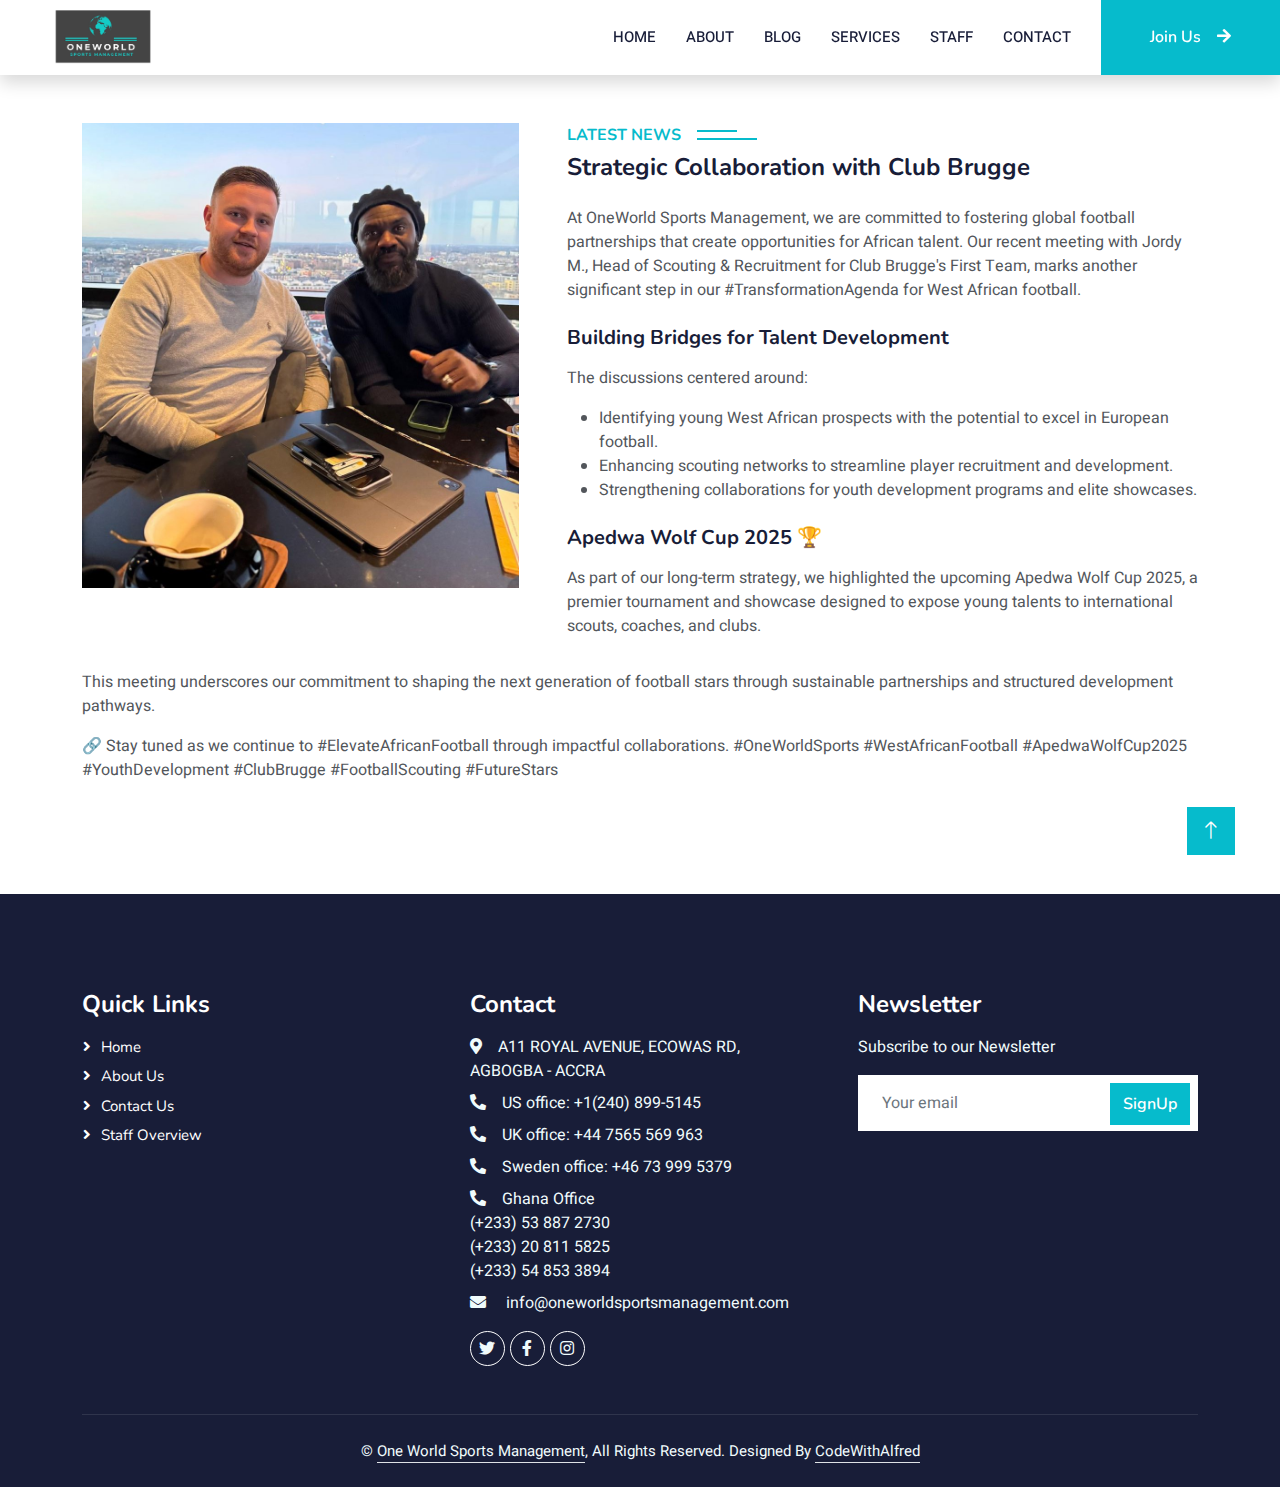
<file: strategic-collaboration-with-club-brugge.html>
<!DOCTYPE html>
<html lang="en">
  <head>
    <meta charset="utf-8" />
    <!-- SEO Tags -->
    <title>OneWorld Sports Management | Latest News</title>
    <meta content="width=device-width, initial-scale=1.0" name="viewport" />
    <meta
      name="keywords"
      content="football talent scouting, emerging football stars, athlete development, football career guidance, sports training, football mentorship, professional football opportunities, West African football, football scouting programs, player success stories"
    />

    <meta
      name="description"
      content="Explore insightful articles on football talent scouting, player development, and career growth. Stay updated on emerging football stars, training tips, and professional football opportunities."
    />

    <!-- Favicon -->
    <link href="images/logo.png" rel="icon" />

    <!-- Google Web Fonts -->
    <link rel="preconnect" href="https://fonts.googleapis.com" />
    <link rel="preconnect" href="https://fonts.gstatic.com" crossorigin />
    <link
      href="https://fonts.googleapis.com/css2?family=Heebo:wght@400;500;600&family=Nunito:wght@600;700;800&display=swap"
      rel="stylesheet"
    />

    <!-- Icon Font Stylesheet -->
    <link
      href="https://cdnjs.cloudflare.com/ajax/libs/font-awesome/5.10.0/css/all.min.css"
      rel="stylesheet"
    />
    <link
      href="https://cdn.jsdelivr.net/npm/bootstrap-icons@1.4.1/font/bootstrap-icons.css"
      rel="stylesheet"
    />

    <!-- Libraries Stylesheet -->
    <link href="lib/animate/animate.min.css" rel="stylesheet" />
    <link href="lib/owlcarousel/assets/owl.carousel.min.css" rel="stylesheet" />

    <!-- Customized Bootstrap Stylesheet -->
    <link href="css/bootstrap.min.css" rel="stylesheet" />

    <!-- Template Stylesheet -->
    <link href="css/style.css" rel="stylesheet" />
  </head>

  <body>
    <!-- Spinner Start -->
    <div
      id="spinner"
      class="show bg-white position-fixed translate-middle w-100 vh-100 top-50 start-50 d-flex align-items-center justify-content-center"
    >
      <div
        class="spinner-border text-primary"
        style="width: 3rem; height: 3rem"
        role="status"
      >
        <span class="sr-only">Loading...</span>
      </div>
    </div>
    <!-- Spinner End -->

    <!-- Navbar Start -->
    <nav
      class="navbar navbar-expand-lg bg-white navbar-light shadow sticky-top p-0"
    >
      <a
        href="index.html"
        class="navbar-brand d-flex align-items-center px-4 px-lg-5"
      >
        <img
          src="images/logo.jpg"
          alt="One world sports management logo"
          class="logo"
        />
      </a>
      <button
        type="button"
        class="navbar-toggler me-4"
        data-bs-toggle="collapse"
        data-bs-target="#navbarCollapse"
      >
        <span class="navbar-toggler-icon"></span>
      </button>
      <div class="collapse navbar-collapse" id="navbarCollapse">
        <div class="navbar-nav ms-auto p-4 p-lg-0">
          <a href="index.html" class="nav-item nav-link">Home</a>
          <a href="about.html" class="nav-item nav-link">About</a>
          <a href="blog.html" class="nav-item nav-link">Blog</a>
          <a href="service.html" class="nav-item nav-link">Services</a>
          <a href="staff.html" class="nav-item nav-link">Staff</a>
          <a href="contact.html" class="nav-item nav-link">Contact</a>
        </div>
        <a
          href="contact.html"
          class="btn btn-primary py-4 px-lg-5 d-none d-lg-block"
          >Join Us<i class="fa fa-arrow-right ms-3"></i
        ></a>
      </div>
    </nav>
    <!-- Navbar End -->

    <!-- About Start -->
    <section class="container-xxl py-5">
      <div class="container">
        <div class="row g-5">
          <div class="col-lg-5">
            <div class="position-relative h-100">
              <img
                class="img-fluid w-100"
                src="images/club-brugge.jpg"
                alt="About Us"
                style="object-fit: contain"
              />
            </div>
          </div>
          <div class="col-lg-7">
            <h6 class="section-title bg-white text-start text-primary pe-3">
              Latest News
            </h6>
            <h4 class="mb-4">Strategic Collaboration with Club Brugge</h4>
            <p class="">
              At OneWorld Sports Management, we are committed to fostering
              global football partnerships that create opportunities for African
              talent. Our recent meeting with Jordy M., Head of Scouting &
              Recruitment for Club Brugge's First Team, marks another
              significant step in our #TransformationAgenda for West African
              football.
            </p>
            <h5 class="mb-3 mt-4">Building Bridges for Talent Development</h5>
            <p>The discussions centered around:</p>
            <ul>
              <li>
                Identifying young West African prospects with the potential to
                excel in European football.
              </li>
              <li>
                Enhancing scouting networks to streamline player recruitment and
                development.
              </li>
              <li>
                Strengthening collaborations for youth development programs and
                elite showcases.
              </li>
            </ul>
            <h5 class="mb-3 mt-4">Apedwa Wolf Cup 2025 🏆</h5>
            <p>
              As part of our long-term strategy, we highlighted the upcoming
              Apedwa Wolf Cup 2025, a premier tournament and showcase designed
              to expose young talents to international scouts, coaches, and
              clubs.
            </p>
          </div>
          <p class="mt-3">
            This meeting underscores our commitment to shaping the next
            generation of football stars through sustainable partnerships and
            structured development pathways.
          </p>
          <p class="mt-0">
            🔗 Stay tuned as we continue to #ElevateAfricanFootball through
            impactful collaborations. #OneWorldSports #WestAfricanFootball
            #ApedwaWolfCup2025 #YouthDevelopment #ClubBrugge #FootballScouting
            #FutureStars
          </p>
        </div>
      </div>
    </section>
    <!-- About End -->

    <!-- Footer Start -->
    <footer
      class="container-fluid bg-dark text-light footer pt-5 mt-5 wow fadeIn"
    >
      <div class="container py-5">
        <div class="row g-5">
          <div class="col-lg-4 col-md-6">
            <h4 class="text-white mb-3">Quick Links</h4>
            <a class="btn btn-link" href="index.html">Home</a>
            <a class="btn btn-link" href="about.html">About Us</a>
            <a class="btn btn-link" href="contact.html">Contact Us</a>
            <a class="btn btn-link" href="staff.html">Staff Overview</a>
          </div>
          <div class="col-lg-4 col-md-6">
            <h4 class="text-white mb-3">Contact</h4>
            <p class="mb-2">
              <i class="fa fa-map-marker-alt me-3"></i>A11 ROYAL AVENUE, ECOWAS
              RD, AGBOGBA - ACCRA
            </p>
            <p class="mb-2">
              <i class="fa fa-phone-alt me-3"></i>US office: +1(240) 899-5145
            </p>
            <p class="mb-2">
              <i class="fa fa-phone-alt me-3"></i>UK office: +44 7565 569 963
            </p>
            <p class="mb-2">
              <i class="fa fa-phone-alt me-3"></i>Sweden office: +46 73 999 5379
            </p>
            <p class="mb-2">
              <i class="fa fa-phone-alt me-3"></i>Ghana Office <br />
              (+233) 53 887 2730
              <br />
              (+233) 20 811 5825
              <br />
              (+233) 54 853 3894
            </p>
            <p class="mb-2">
              <i class="fa fa-envelope me-3"></i>
              info@oneworldsportsmanagement.com
            </p>
            <div class="d-flex pt-2">
              <a
                class="btn btn-outline-light btn-social"
                href="https://x.com/Oneworld_sport1"
                target="_blank"
                ><i class="fab fa-twitter"></i
              ></a>
              <a
                class="btn btn-outline-light btn-social"
                href="https://www.facebook.com/profile.php?id=61565657196126&mibextid=JRoKGi"
                target="_blank"
                ><i class="fab fa-facebook-f"></i
              ></a>
              <a
                class="btn btn-outline-light btn-social"
                href="https://www.instagram.com/p/C_2IMtjtVb2/?igsh=N3gzYTM0ZWg1ZWU0"
                target="_blank"
                ><i class="fab fa-instagram"></i
              ></a>
            </div>
          </div>
          <div class="col-lg-4 col-md-6">
            <h4 class="text-white mb-3">Newsletter</h4>
            <p>Subscribe to our Newsletter</p>
            <div class="position-relative mx-auto" style="max-width: 400px">
              <input
                class="form-control border-0 w-100 py-3 ps-4 pe-5"
                type="text"
                placeholder="Your email"
              />
              <button
                type="button"
                class="btn btn-primary py-2 position-absolute top-0 end-0 mt-2 me-2"
              >
                SignUp
              </button>
            </div>
          </div>
        </div>
      </div>
      <div class="container">
        <div class="copyright">
          <div class="text-center mb-3 mb-md-0">
            &copy;
            <a class="border-bottom" href="#">One World Sports Management</a>,
            All Rights Reserved. Designed By
            <a class="border-bottom display-none" href="https://htmlcodex.com"
              >HTML Codex</a
            >
            <a
              class="border-bottom"
              href="https://alfredasante.vercel.app/"
              target="_blank"
              >CodeWithAlfred</a
            >
          </div>
        </div>
      </div>
    </footer>
    <!-- Footer End -->

    <!-- Back to Top -->
    <a href="#" class="btn btn-lg btn-primary btn-lg-square back-to-top"
      ><i class="bi bi-arrow-up"></i
    ></a>

    <!-- JavaScript Libraries -->
    <script src="https://code.jquery.com/jquery-3.4.1.min.js"></script>
    <script src="https://cdn.jsdelivr.net/npm/bootstrap@5.0.0/dist/js/bootstrap.bundle.min.js"></script>
    <script src="lib/wow/wow.min.js"></script>
    <script src="lib/easing/easing.min.js"></script>
    <script src="lib/waypoints/waypoints.min.js"></script>
    <script src="lib/owlcarousel/owl.carousel.min.js"></script>

    <!-- Template Javascript -->
    <script src="js/main.js"></script>
  </body>
</html>
</file>
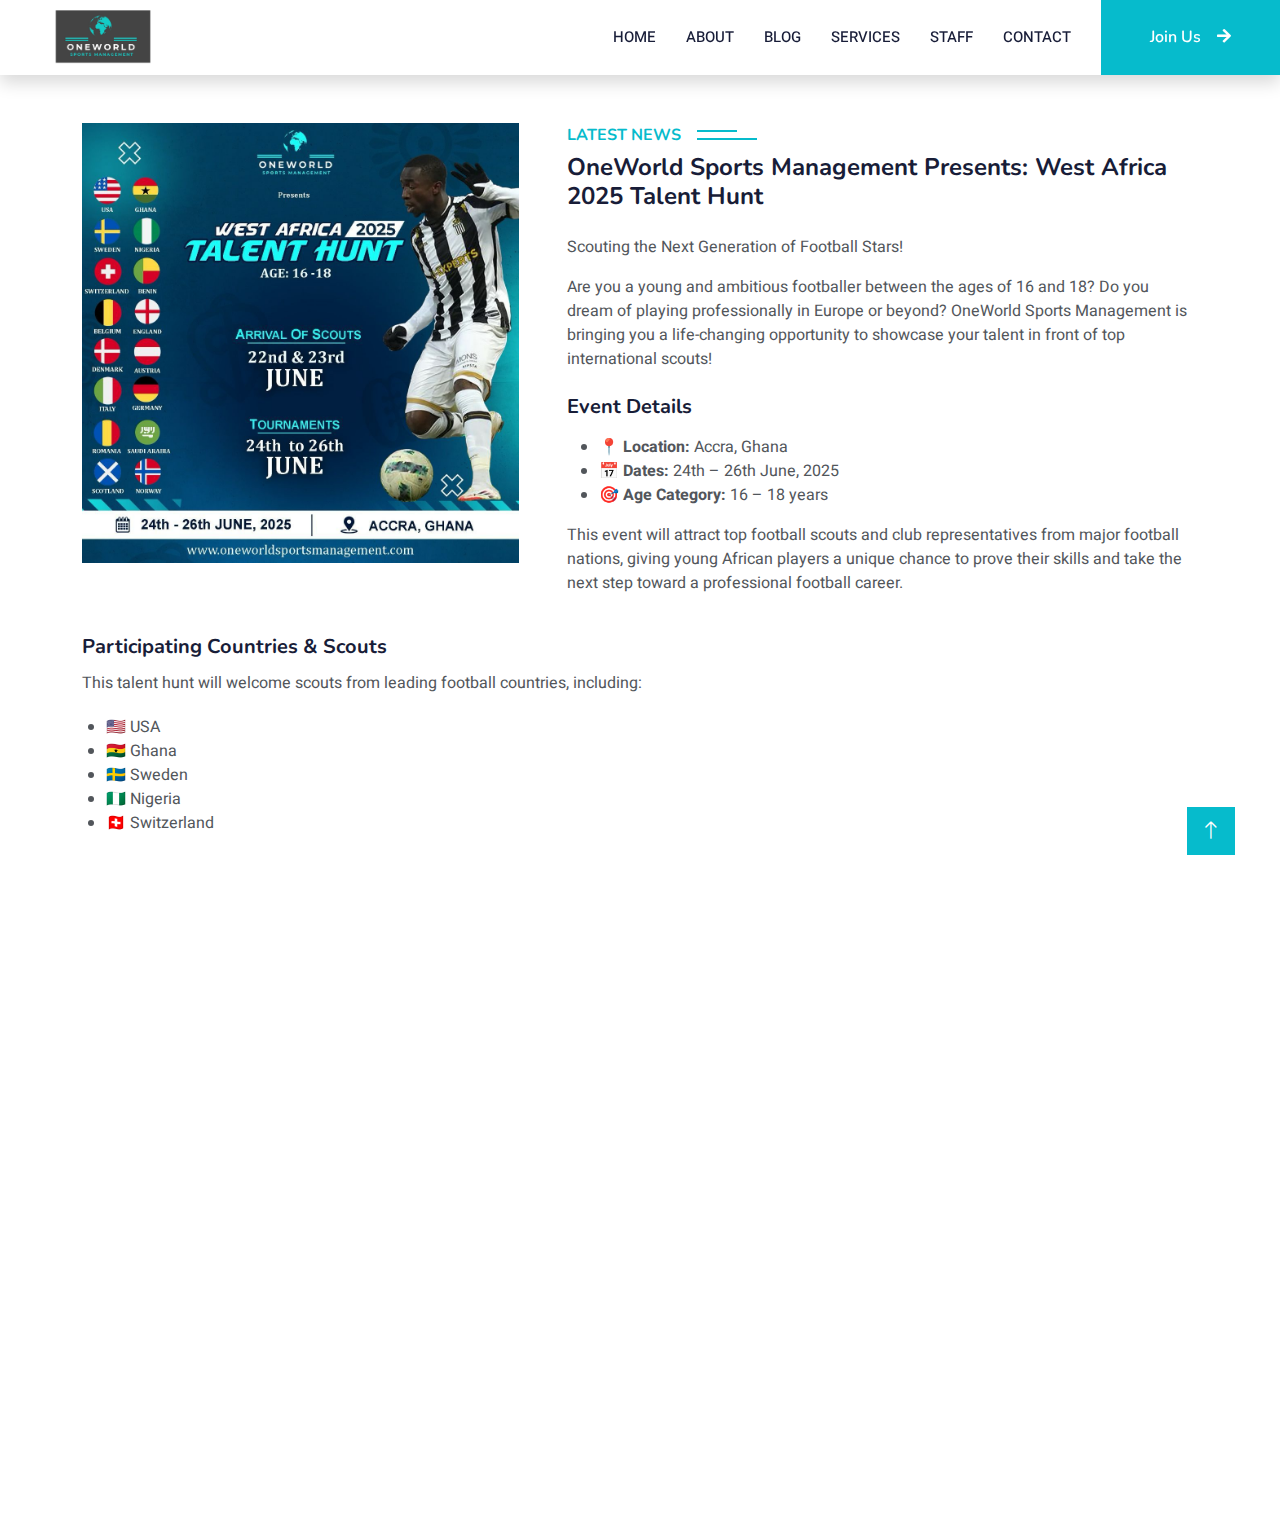
<file: west-africa-2025-talent-hunt.html>
<!DOCTYPE html>
<html lang="en">
  <head>
    <meta charset="utf-8" />
    <!-- SEO Tags -->
    <title>OneWorld Sports Management | Latest News</title>
    <meta content="width=device-width, initial-scale=1.0" name="viewport" />
    <meta
      name="keywords"
      content="football talent scouting, emerging football stars, athlete development, football career guidance, sports training, football mentorship, professional football opportunities, West African football, football scouting programs, player success stories"
    />

    <meta
      name="description"
      content="Explore insightful articles on football talent scouting, player development, and career growth. Stay updated on emerging football stars, training tips, and professional football opportunities."
    />

    <!-- Favicon -->
    <link href="images/logo.png" rel="icon" />

    <!-- Google Web Fonts -->
    <link rel="preconnect" href="https://fonts.googleapis.com" />
    <link rel="preconnect" href="https://fonts.gstatic.com" crossorigin />
    <link
      href="https://fonts.googleapis.com/css2?family=Heebo:wght@400;500;600&family=Nunito:wght@600;700;800&display=swap"
      rel="stylesheet"
    />

    <!-- Icon Font Stylesheet -->
    <link
      href="https://cdnjs.cloudflare.com/ajax/libs/font-awesome/5.10.0/css/all.min.css"
      rel="stylesheet"
    />
    <link
      href="https://cdn.jsdelivr.net/npm/bootstrap-icons@1.4.1/font/bootstrap-icons.css"
      rel="stylesheet"
    />

    <!-- Libraries Stylesheet -->
    <link href="lib/animate/animate.min.css" rel="stylesheet" />
    <link href="lib/owlcarousel/assets/owl.carousel.min.css" rel="stylesheet" />

    <!-- Customized Bootstrap Stylesheet -->
    <link href="css/bootstrap.min.css" rel="stylesheet" />

    <!-- Template Stylesheet -->
    <link href="css/style.css" rel="stylesheet" />
  </head>

  <body>
    <!-- Spinner Start -->
    <div
      id="spinner"
      class="show bg-white position-fixed translate-middle w-100 vh-100 top-50 start-50 d-flex align-items-center justify-content-center"
    >
      <div
        class="spinner-border text-primary"
        style="width: 3rem; height: 3rem"
        role="status"
      >
        <span class="sr-only">Loading...</span>
      </div>
    </div>
    <!-- Spinner End -->

    <!-- Navbar Start -->
    <nav
      class="navbar navbar-expand-lg bg-white navbar-light shadow sticky-top p-0"
    >
      <a
        href="index.html"
        class="navbar-brand d-flex align-items-center px-4 px-lg-5"
      >
        <img
          src="images/logo.jpg"
          alt="One world sports management logo"
          class="logo"
        />
      </a>
      <button
        type="button"
        class="navbar-toggler me-4"
        data-bs-toggle="collapse"
        data-bs-target="#navbarCollapse"
      >
        <span class="navbar-toggler-icon"></span>
      </button>
      <div class="collapse navbar-collapse" id="navbarCollapse">
        <div class="navbar-nav ms-auto p-4 p-lg-0">
          <a href="index.html" class="nav-item nav-link">Home</a>
          <a href="about.html" class="nav-item nav-link">About</a>
          <a href="blog.html" class="nav-item nav-link">Blog</a>
          <a href="service.html" class="nav-item nav-link">Services</a>
          <a href="staff.html" class="nav-item nav-link">Staff</a>
          <a href="contact.html" class="nav-item nav-link">Contact</a>
        </div>
        <a
          href="contact.html"
          class="btn btn-primary py-4 px-lg-5 d-none d-lg-block"
          >Join Us<i class="fa fa-arrow-right ms-3"></i
        ></a>
      </div>
    </nav>
    <!-- Navbar End -->

    <!-- About Start -->
    <section class="container-xxl py-5">
      <div class="container">
        <div class="row g-5">
          <div class="col-lg-5">
            <div class="position-relative h-100">
              <img
                class="img-fluid w-100"
                src="images/west-africa-talent-hunt.jpg"
                alt="West Africa Talent Hunt Image"
                style="object-fit: contain"
              />
            </div>
          </div>
          <div class="col-lg-7">
            <h6 class="section-title bg-white text-start text-primary pe-3">
              Latest News
            </h6>
            <h4 class="mb-4">
              OneWorld Sports Management Presents: West Africa 2025 Talent Hunt
            </h4>
            <p>Scouting the Next Generation of Football Stars!</p>
            <p>
              Are you a young and ambitious footballer between the ages of 16
              and 18? Do you dream of playing professionally in Europe or
              beyond? OneWorld Sports Management is bringing you a life-changing
              opportunity to showcase your talent in front of top international
              scouts!
            </p>
            <h5 class="mb-3 mt-4">Event Details</h5>
            <ul>
              <li><strong>📍 Location:</strong> Accra, Ghana</li>
              <li><strong>📅 Dates:</strong> 24th – 26th June, 2025</li>
              <li><strong>🎯 Age Category:</strong> 16 – 18 years</li>
            </ul>
            <p>
              This event will attract top football scouts and club
              representatives from major football nations, giving young African
              players a unique chance to prove their skills and take the next
              step toward a professional football career.
            </p>
          </div>
          <h5 class="mt-4">Participating Countries & Scouts</h5>
          <p class="mt-1">
            This talent hunt will welcome scouts from leading football
            countries, including:
          </p>
          <ul class="mt-1 mx-4">
            <li>🇺🇸 USA</li>
            <li>🇬🇭 Ghana</li>
            <li>🇸🇪 Sweden</li>
            <li>🇳🇬 Nigeria</li>
            <li>🇨🇭 Switzerland</li>
          </ul>
        </div>
      </div>
    </section>
    <!-- About End -->

    <!-- Footer Start -->
    <footer
      class="container-fluid bg-dark text-light footer pt-5 mt-5 wow fadeIn"
    >
      <div class="container py-5">
        <div class="row g-5">
          <div class="col-lg-4 col-md-6">
            <h4 class="text-white mb-3">Quick Links</h4>
            <a class="btn btn-link" href="index.html">Home</a>
            <a class="btn btn-link" href="about.html">About Us</a>
            <a class="btn btn-link" href="contact.html">Contact Us</a>
            <a class="btn btn-link" href="staff.html">Staff Overview</a>
          </div>
          <div class="col-lg-4 col-md-6">
            <h4 class="text-white mb-3">Contact</h4>
            <p class="mb-2">
              <i class="fa fa-map-marker-alt me-3"></i>A11 ROYAL AVENUE, ECOWAS
              RD, AGBOGBA - ACCRA
            </p>
            <p class="mb-2">
              <i class="fa fa-phone-alt me-3"></i>US office: +1(240) 899-5145
            </p>
            <p class="mb-2">
              <i class="fa fa-phone-alt me-3"></i>UK office: +44 7565 569 963
            </p>
            <p class="mb-2">
              <i class="fa fa-phone-alt me-3"></i>Sweden office: +46 73 999 5379
            </p>
            <p class="mb-2">
              <i class="fa fa-phone-alt me-3"></i>Ghana Office <br />
              (+233) 53 887 2730
              <br />
              (+233) 20 811 5825
              <br />
              (+233) 54 853 3894
            </p>
            <p class="mb-2">
              <i class="fa fa-envelope me-3"></i>
              info@oneworldsportsmanagement.com
            </p>
            <div class="d-flex pt-2">
              <a
                class="btn btn-outline-light btn-social"
                href="https://x.com/Oneworld_sport1"
                target="_blank"
                ><i class="fab fa-twitter"></i
              ></a>
              <a
                class="btn btn-outline-light btn-social"
                href="https://www.facebook.com/profile.php?id=61565657196126&mibextid=JRoKGi"
                target="_blank"
                ><i class="fab fa-facebook-f"></i
              ></a>
              <a
                class="btn btn-outline-light btn-social"
                href="https://www.instagram.com/p/C_2IMtjtVb2/?igsh=N3gzYTM0ZWg1ZWU0"
                target="_blank"
                ><i class="fab fa-instagram"></i
              ></a>
            </div>
          </div>
          <div class="col-lg-4 col-md-6">
            <h4 class="text-white mb-3">Newsletter</h4>
            <p>Subscribe to our Newsletter</p>
            <div class="position-relative mx-auto" style="max-width: 400px">
              <input
                class="form-control border-0 w-100 py-3 ps-4 pe-5"
                type="text"
                placeholder="Your email"
              />
              <button
                type="button"
                class="btn btn-primary py-2 position-absolute top-0 end-0 mt-2 me-2"
              >
                SignUp
              </button>
            </div>
          </div>
        </div>
      </div>
      <div class="container">
        <div class="copyright">
          <div class="text-center mb-3 mb-md-0">
            &copy;
            <a class="border-bottom" href="#">One World Sports Management</a>,
            All Rights Reserved. Designed By
            <a class="border-bottom display-none" href="https://htmlcodex.com"
              >HTML Codex</a
            >
            <a
              class="border-bottom"
              href="https://alfredasante.vercel.app/"
              target="_blank"
              >CodeWithAlfred</a
            >
          </div>
        </div>
      </div>
    </footer>
    <!-- Footer End -->

    <!-- Back to Top -->
    <a href="#" class="btn btn-lg btn-primary btn-lg-square back-to-top"
      ><i class="bi bi-arrow-up"></i
    ></a>

    <!-- JavaScript Libraries -->
    <script src="https://code.jquery.com/jquery-3.4.1.min.js"></script>
    <script src="https://cdn.jsdelivr.net/npm/bootstrap@5.0.0/dist/js/bootstrap.bundle.min.js"></script>
    <script src="lib/wow/wow.min.js"></script>
    <script src="lib/easing/easing.min.js"></script>
    <script src="lib/waypoints/waypoints.min.js"></script>
    <script src="lib/owlcarousel/owl.carousel.min.js"></script>

    <!-- Template Javascript -->
    <script src="js/main.js"></script>
  </body>
</html>
</file>
<file: css/style.css>
/********** Template CSS **********/
:root {
  --primary: #06bbcc;
  --light: #f0fbfc;
  --dark: #181d38;
}

.fw-medium {
  font-weight: 600 !important;
}

.fw-semi-bold {
  font-weight: 700 !important;
}

.back-to-top {
  position: fixed;
  display: none;
  right: 45px;
  bottom: 45px;
  z-index: 99;
}

/*** Spinner ***/
#spinner {
  opacity: 0;
  visibility: hidden;
  transition: opacity 0.5s ease-out, visibility 0s linear 0.5s;
  z-index: 99999;
}

#spinner.show {
  transition: opacity 0.5s ease-out, visibility 0s linear 0s;
  visibility: visible;
  opacity: 1;
}

/*** Button ***/
.btn {
  font-family: "Nunito", sans-serif;
  font-weight: 600;
  transition: 0.5s;
}

.btn.btn-primary,
.btn.btn-secondary {
  color: #ffffff;
}

.btn-square {
  width: 38px;
  height: 38px;
}

.btn-sm-square {
  width: 32px;
  height: 32px;
}

.btn-lg-square {
  width: 48px;
  height: 48px;
}

.btn-square,
.btn-sm-square,
.btn-lg-square {
  padding: 0;
  display: flex;
  align-items: center;
  justify-content: center;
  font-weight: normal;
  border-radius: 0px;
}

/*** Navbar ***/
.navbar .dropdown-toggle::after {
  border: none;
  content: "\f107";
  font-family: "Font Awesome 5 Free";
  font-weight: 900;
  vertical-align: middle;
  margin-left: 8px;
}

.navbar-light .navbar-nav .nav-link {
  margin-right: 30px;
  padding: 25px 0;
  color: #ffffff;
  font-size: 15px;
  text-transform: uppercase;
  outline: none;
}

.navbar-light .navbar-nav .nav-link:hover,
.navbar-light .navbar-nav .nav-link.active {
  color: var(--primary);
}

@media (max-width: 991.98px) {
  .navbar-light .navbar-nav .nav-link {
    margin-right: 0;
    padding: 10px 0;
  }

  .navbar-light .navbar-nav {
    border-top: 1px solid #eeeeee;
  }
}

.navbar-light .navbar-brand,
.navbar-light a.btn {
  height: 75px;
}

.navbar-light .navbar-nav .nav-link {
  color: var(--dark);
  font-weight: 500;
}

.navbar-light.sticky-top {
  top: -100px;
  transition: 0.5s;
}

@media (min-width: 992px) {
  .navbar .nav-item .dropdown-menu {
    display: block;
    margin-top: 0;
    opacity: 0;
    visibility: hidden;
    transition: 0.5s;
  }

  .navbar .dropdown-menu.fade-down {
    top: 100%;
    transform: rotateX(-75deg);
    transform-origin: 0% 0%;
  }

  .navbar .nav-item:hover .dropdown-menu {
    top: 100%;
    transform: rotateX(0deg);
    visibility: visible;
    transition: 0.5s;
    opacity: 1;
  }
}

.logo {
  width: 110px;
  border-radius: 10px !important;
}

/*** Header carousel ***/
.header-carousel .owl-carousel-item {
  position: relative;
  height: 90vh;
}

@media (max-width: 1000px) {
  .header-carousel .cowl-arousel-item {
    position: relative;
    height: 500px;
  }
}

@media (max-width: 768px) {
  .header-carousel .owl-carousel-item {
    position: relative;
    min-height: 500px;
  }

  .logo {
    width: 105px;
  }

  .header-carousel .owl-carousel-item img {
    position: absolute;
    width: 100%;
    height: 100%;
    object-fit: cover;
  }
}

.header-carousel .owl-nav {
  position: absolute;
  top: 50%;
  right: 8%;
  transform: translateY(-50%);
  display: flex;
  flex-direction: column;
}

.header-carousel .owl-nav .owl-prev,
.header-carousel .owl-nav .owl-next {
  margin: 7px 0;
  width: 45px;
  height: 45px;
  display: flex;
  align-items: center;
  justify-content: center;
  color: #ffffff;
  background: transparent;
  border: 1px solid #ffffff;
  font-size: 22px;
  transition: 0.5s;
}

.header-carousel .owl-nav .owl-prev:hover,
.header-carousel .owl-nav .owl-next:hover {
  background: var(--primary);
  border-color: var(--primary);
}

.page-header {
  background: linear-gradient(rgba(24, 29, 56, 0.7), rgba(24, 29, 56, 0.7)),
    url(../images/pitch.jpg);
  background-position: center center;
  background-repeat: no-repeat;
  background-size: cover;
}

.page-header-inner {
  background: rgba(15, 23, 43, 0.7);
}

.breadcrumb-item + .breadcrumb-item::before {
  color: var(--light);
}

/*** Section Title ***/
.section-title {
  position: relative;
  display: inline-block;
  text-transform: uppercase;
}

.section-title::before {
  position: absolute;
  content: "";
  width: calc(100% + 80px);
  height: 2px;
  top: 4px;
  left: -40px;
  background: var(--primary);
  z-index: -1;
}

.section-title::after {
  position: absolute;
  content: "";
  width: calc(100% + 120px);
  height: 2px;
  bottom: 5px;
  left: -60px;
  background: var(--primary);
  z-index: -1;
}

.section-title.text-start::before {
  width: calc(100% + 40px);
  left: 0;
}

.section-title.text-start::after {
  width: calc(100% + 60px);
  left: 0;
}

/*** Service ***/
.service-item {
  background: var(--light);
  transition: 0.5s;
}

.service-item * {
  transition: 0.5s;
}

.service-img {
  width: 100px;
  height: 100px;
  border-radius: 50%;
  object-fit: cover;
}

/*** Team ***/
.team-item img {
  transition: 0.5s;
}

.team-item:hover img {
  transform: scale(1.1);
}

/*** Footer ***/
.footer .btn.btn-social {
  margin-right: 5px;
  width: 35px;
  height: 35px;
  display: flex;
  align-items: center;
  justify-content: center;
  color: var(--light);
  font-weight: normal;
  border: 1px solid #ffffff;
  border-radius: 35px;
  transition: 0.3s;
}

.footer .btn.btn-social:hover {
  color: var(--primary);
}

.footer .btn.btn-link {
  display: block;
  margin-bottom: 5px;
  padding: 0;
  text-align: left;
  color: #ffffff;
  font-size: 15px;
  font-weight: normal;
  text-transform: capitalize;
  transition: 0.3s;
}

.footer .btn.btn-link::before {
  position: relative;
  content: "\f105";
  font-family: "Font Awesome 5 Free";
  font-weight: 900;
  margin-right: 10px;
}

.footer .btn.btn-link:hover {
  letter-spacing: 1px;
  box-shadow: none;
}

.footer .copyright {
  padding: 25px 0;
  font-size: 15px;
  border-top: 1px solid rgba(256, 256, 256, 0.1);
}

.footer .copyright a {
  color: var(--light);
}

.footer .footer-menu a {
  margin-right: 15px;
  padding-right: 15px;
  border-right: 1px solid rgba(255, 255, 255, 0.1);
}

.footer .footer-menu a:last-child {
  margin-right: 0;
  padding-right: 0;
  border-right: none;
}

.display-none {
  display: none;
}

@media (max-width: 768px) {
  .staff-text {
    margin-top: 40px;
  }
}

.background-video {
  object-fit: cover;
  position: absolute;
  top: 0;
  left: 0;
}
</file>
